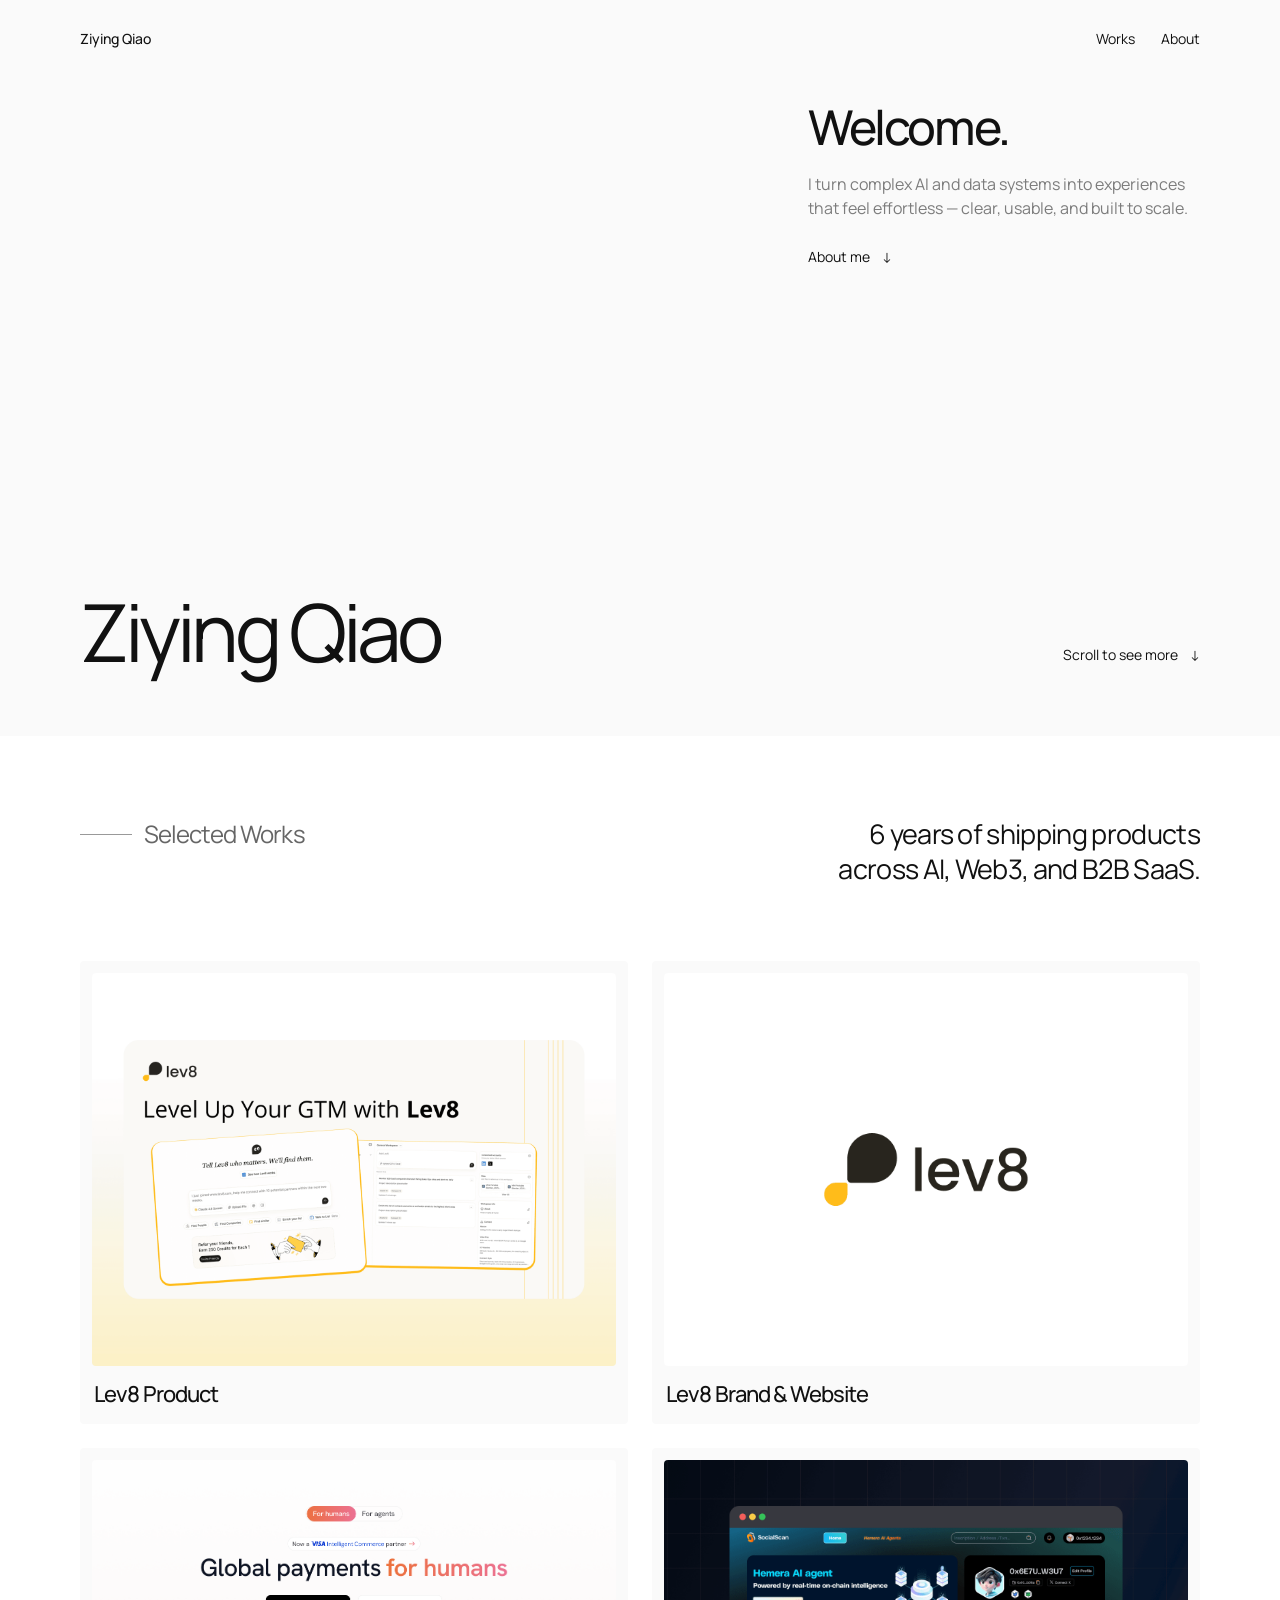
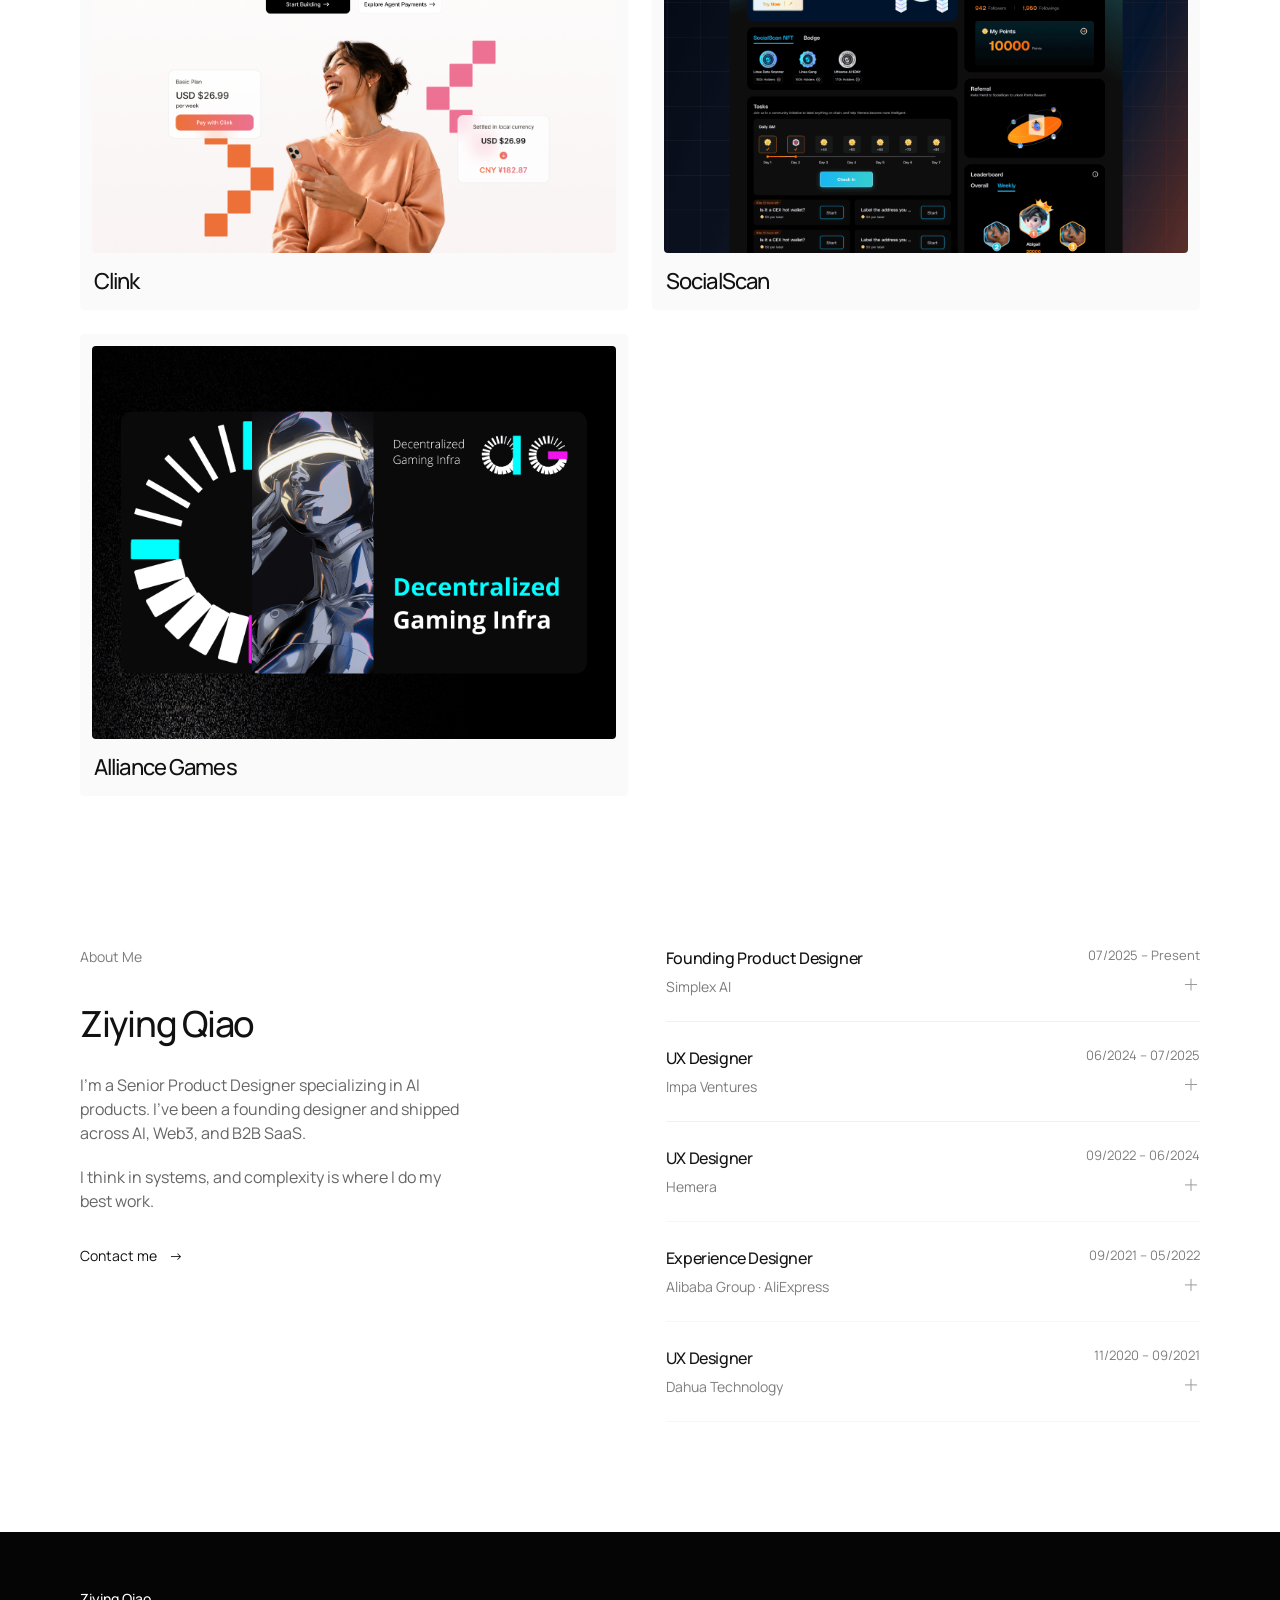
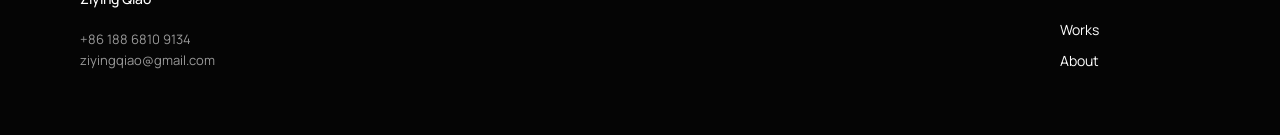
<file: index.html>
<!doctype html><html lang="en"><head><meta charset="utf-8"><meta name="viewport" content="width=device-width,initial-scale=1"><title>Ziying Qiao — Product Designer</title><meta name="description" content="Ziying Qiao, a product designer working across AI, Web3, and B2B SaaS."><link rel="stylesheet" href="style.css"><script defer src="assets/vendor/gsap.min.js"></script><script defer src="assets/vendor/ScrollTrigger.min.js"></script><script defer src="motion.js"></script><link rel="icon" type="image/png" href="assets/ziying-favicon.png"></head><body><a class="skip" href="#works">Skip to selected work</a><div class="hero-shell"><header class="container"><a class="name" href="./">Ziying Qiao</a><nav aria-label="Main navigation"><a href="#works">Works</a><a href="#about">About</a></nav></header><section class="hero container"><div class="welcome"><h1>Welcome.</h1><p>I turn complex AI and data systems into experiences that feel effortless — clear, usable, and built to scale.</p><a class="text-link contact-link downward-link" href="#about">About me <span>↓</span></a></div><div class="hero-bottom"><div class="hero-name">Ziying Qiao</div><a class="text-link contact-link downward-link" href="#works">Scroll to see more <span>↓</span></a></div></section></div><main><section class="works container" id="works"><div class="section-heading"><h2><span></span>Selected Works</h2><p>6 years of shipping products<br>across AI, Web3, and B2B SaaS.</p></div><div class="work-grid"><a class="work-card" href="lev8-product/"><div class="cover"><img src="assets/lev8-cover.png" alt="Lev8 AI-native GTM product interface" width="3072" height="2304"><span class="card-hover">Your First Agentic GTM Hire </span><span class="view-cursor" aria-hidden="true">View <span>↗</span></span></div><h3>Lev8 Product</h3></a><a class="work-card" href="lev8-branding/"><div class="cover"><img src="assets/branding-cover.png" alt="Lev8 brand identity" width="1920" height="1080"><span class="card-hover">Building an identity for an AI-native GTM platform. </span><span class="view-cursor" aria-hidden="true">View <span>↗</span></span></div><h3>Lev8 Brand &amp; Website</h3></a><a class="work-card" href="clink/"><div class="cover"><img src="assets/clink/clink-cover.png" alt="Clink agentic payment website" width="2880" height="2048" loading="lazy"><span class="card-hover">Scaling design beyond Figma </span><span class="view-cursor" aria-hidden="true">View <span>↗</span></span></div><h3>Clink</h3></a><a class="work-card" href="socialscan/"><div class="cover"><img src="assets/socialscan/cover.png" alt="SocialScan Web3 community and AI agent platform" width="1440" height="1080" loading="lazy"><span class="card-hover">Web3 discovery, community &amp; AI agents</span><span class="view-cursor" aria-hidden="true">View <span>↗</span></span></div><h3>SocialScan</h3></a><a class="work-card" href="alliancegames/"><div class="cover"><img src="assets/alliance-cover.png" alt="Alliance Games decentralized gaming brand" width="1440" height="1080" loading="lazy"><span class="card-hover">Brand Identity & Product System </span><span class="view-cursor" aria-hidden="true">View <span>↗</span></span></div><h3>Alliance Games</h3></a></div></section><section class="about container" id="about"><div class="about-intro"><h2 class="label-heading">About Me</h2><h3>Ziying Qiao</h3><p>I'm a Senior Product Designer specializing in AI products. I've been a founding designer and shipped across AI, Web3, and B2B SaaS.</p><p>I think in systems, and complexity is where I do my best work.</p><a class="text-link contact-link" href="mailto:ziyingqiao@gmail.com">Contact me <span aria-hidden="true">→</span></a></div><div class="experience"><details class="experience-item"><summary><div><h3>Founding Product Designer</h3><p>Simplex AI</p></div><time>07/2025 – Present</time><span class="experience-toggle" aria-hidden="true"></span></summary><p class="experience-description">As a core design member, I led the end-to-end product experience for Lev8, an AI GTM platform, from zero to one. I worked closely with founders, the product lead, and engineers to define MVP scope, shape product vision, and continuously iterate on a system built around conversational search, onboarding, campaign monitoring, and AI-generated email workflows.</p></details><details class="experience-item"><summary><div><h3>UX Designer</h3><p>Impa Ventures</p></div><time>06/2024 – 07/2025</time><span class="experience-toggle" aria-hidden="true"></span></summary><p class="experience-description">At this Crypto + AI investment fund, I served as the design lead across multiple portfolio companies, taking projects from zero to growth stage. My work spanned brand identity, product UI, and web design across Web3 gaming, AI marketing tools, and data research products — helping each company sharpen its market presence and product expression.</p></details><details class="experience-item"><summary><div><h3>UX Designer</h3><p>Hemera</p></div><time>09/2022 – 06/2024</time><span class="experience-toggle" aria-hidden="true"></span></summary><p class="experience-description">I contributed to UX and product design for a range of Web3 and AI products, building UI systems from scratch and designing for information aggregation, user growth, and CRM workflows. Key projects included SocialScan, a Web3 on-chain data platform, and w3w.ai, where I owned the website and core product flow design.</p></details><details class="experience-item"><summary><div><h3>Experience Designer</h3><p>Alibaba Group · AliExpress</p></div><time>09/2021 – 05/2022</time><span class="experience-toggle" aria-hidden="true"></span></summary><p class="experience-description">I designed interaction flows for AliExpress&#x27;s B2B merchant platform, supporting onboarding, operations, and permission management. A key focus was a European localization project where I redesigned the merchant registration and compliance process — work that shipped and meaningfully improved onboarding success rates across European markets.</p></details><details class="experience-item"><summary><div><h3>UX Designer</h3><p>Dahua Technology</p></div><time>11/2020 – 09/2021</time><span class="experience-toggle" aria-hidden="true"></span></summary><p class="experience-description">I worked on UX design for enterprise-grade video security and data analytics products, serving large-scale business clients. My work on COS Pro and the DMSS mobile app focused on improving usability for complex data scenarios — making device management and mobile information flows feel manageable for non-technical users.</p></details></div></section></main><footer><div class="container"><div class="footer-bottom"><div><a class="name" href="./">Ziying Qiao</a><address><a href="tel:+8618868109134">+86 188 6810 9134</a><a href="mailto:ziyingqiao@gmail.com">ziyingqiao@gmail.com</a></address></div><nav aria-label="Footer navigation"><a href="#works">Works</a><a href="#about">About</a></nav></div></div></footer></body></html>
</file>
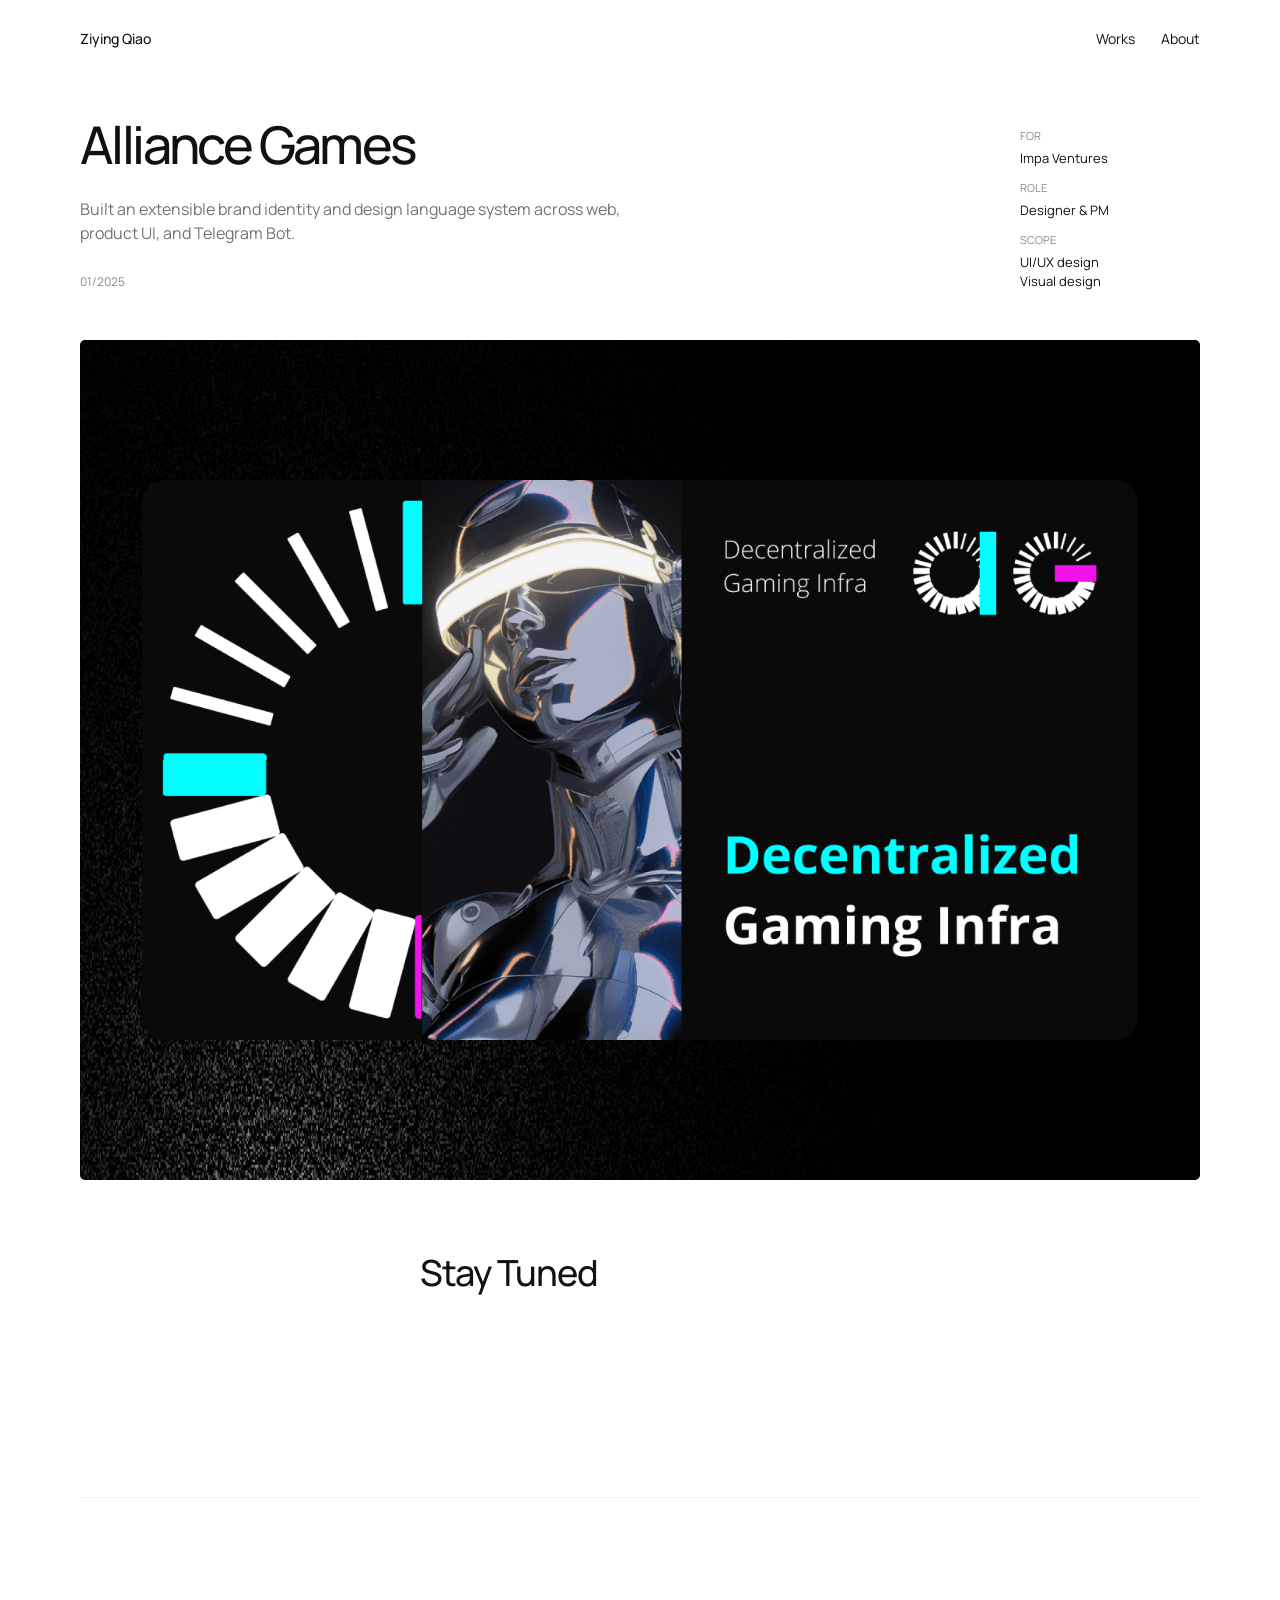
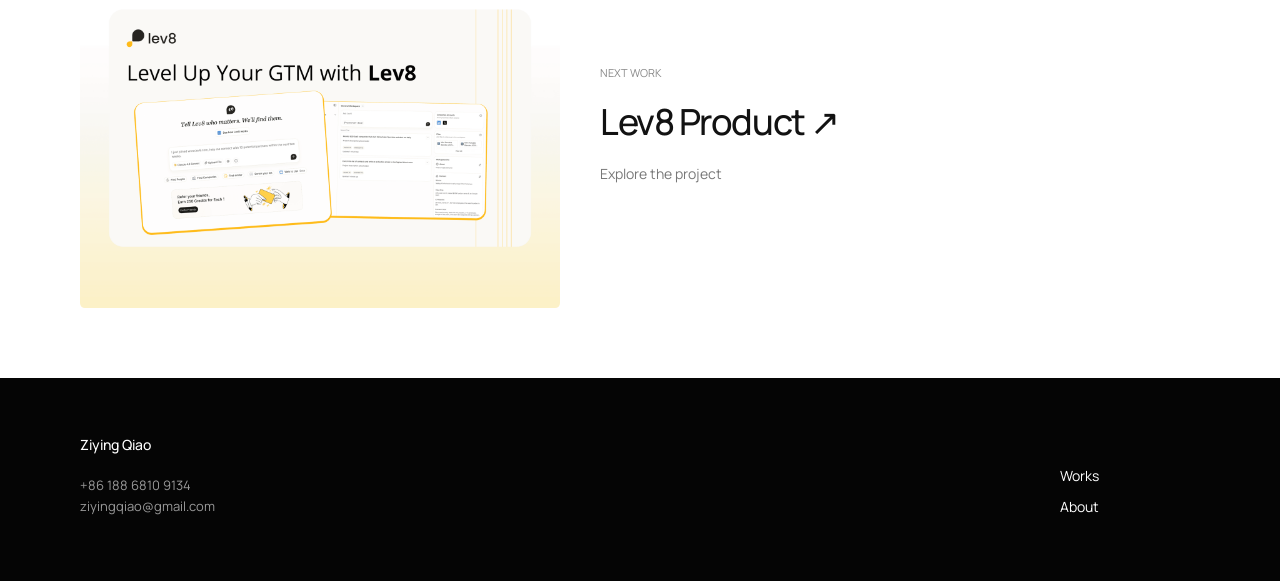
<file: alliancegames/index.html>
<!doctype html><html lang="en"><head><meta charset="utf-8"><meta name="viewport" content="width=device-width,initial-scale=1"><title>Alliance Games — Ziying Qiao</title><meta name="description" content="Built an extensible brand identity and design language system across web, product UI, and Telegram Bot."><link rel="stylesheet" href="../style.css"><script defer src="../assets/vendor/gsap.min.js"></script><script defer src="../assets/vendor/ScrollTrigger.min.js"></script><script defer src="../motion.js"></script><link rel="icon" type="image/png" href="../assets/ziying-favicon.png"></head><body><header class="container"><a class="name" href="../">Ziying Qiao</a><nav aria-label="Main navigation"><a href="../#works">Works</a><a href="../#about">About</a></nav></header><main class="container"><section class="project-header"><div><h1>Alliance Games</h1><p class="intro">Built an extensible brand identity and design language system across web, product UI, and Telegram Bot.</p><span class="date">01/2025</span></div><dl class="project-meta"><div><dt>For</dt><dd>Impa Ventures</dd></div><div><dt>Role</dt><dd>Designer & PM</dd></div><div><dt>Scope</dt><dd>UI/UX design<br>Visual design</dd></div></dl></section><img class="project-hero" src="../assets/alliance-cover.png" alt="Alliance Games overview"><section class="in-progress case-copy"><h2>Stay Tuned</h2></section><a class="next-work" href="../lev8-product/"><img src="../assets/lev8-cover.png" alt="Lev8 Product" loading="lazy"><div><span>NEXT WORK</span><h2>Lev8 Product ↗</h2><p>Explore the project</p></div></a></main><footer><div class="container"><div class="footer-bottom"><div><a class="name" href="../">Ziying Qiao</a><address><a href="tel:+8618868109134">+86 188 6810 9134</a><a href="mailto:ziyingqiao@gmail.com">ziyingqiao@gmail.com</a></address></div><nav aria-label="Footer navigation"><a href="../#works">Works</a><a href="../#about">About</a></nav></div></div></footer><dialog id="image-view"><form method="dialog"><button>Close ×</button></form><img alt="Enlarged project screen"></dialog><script src="../project.js"></script></body></html>
</file>
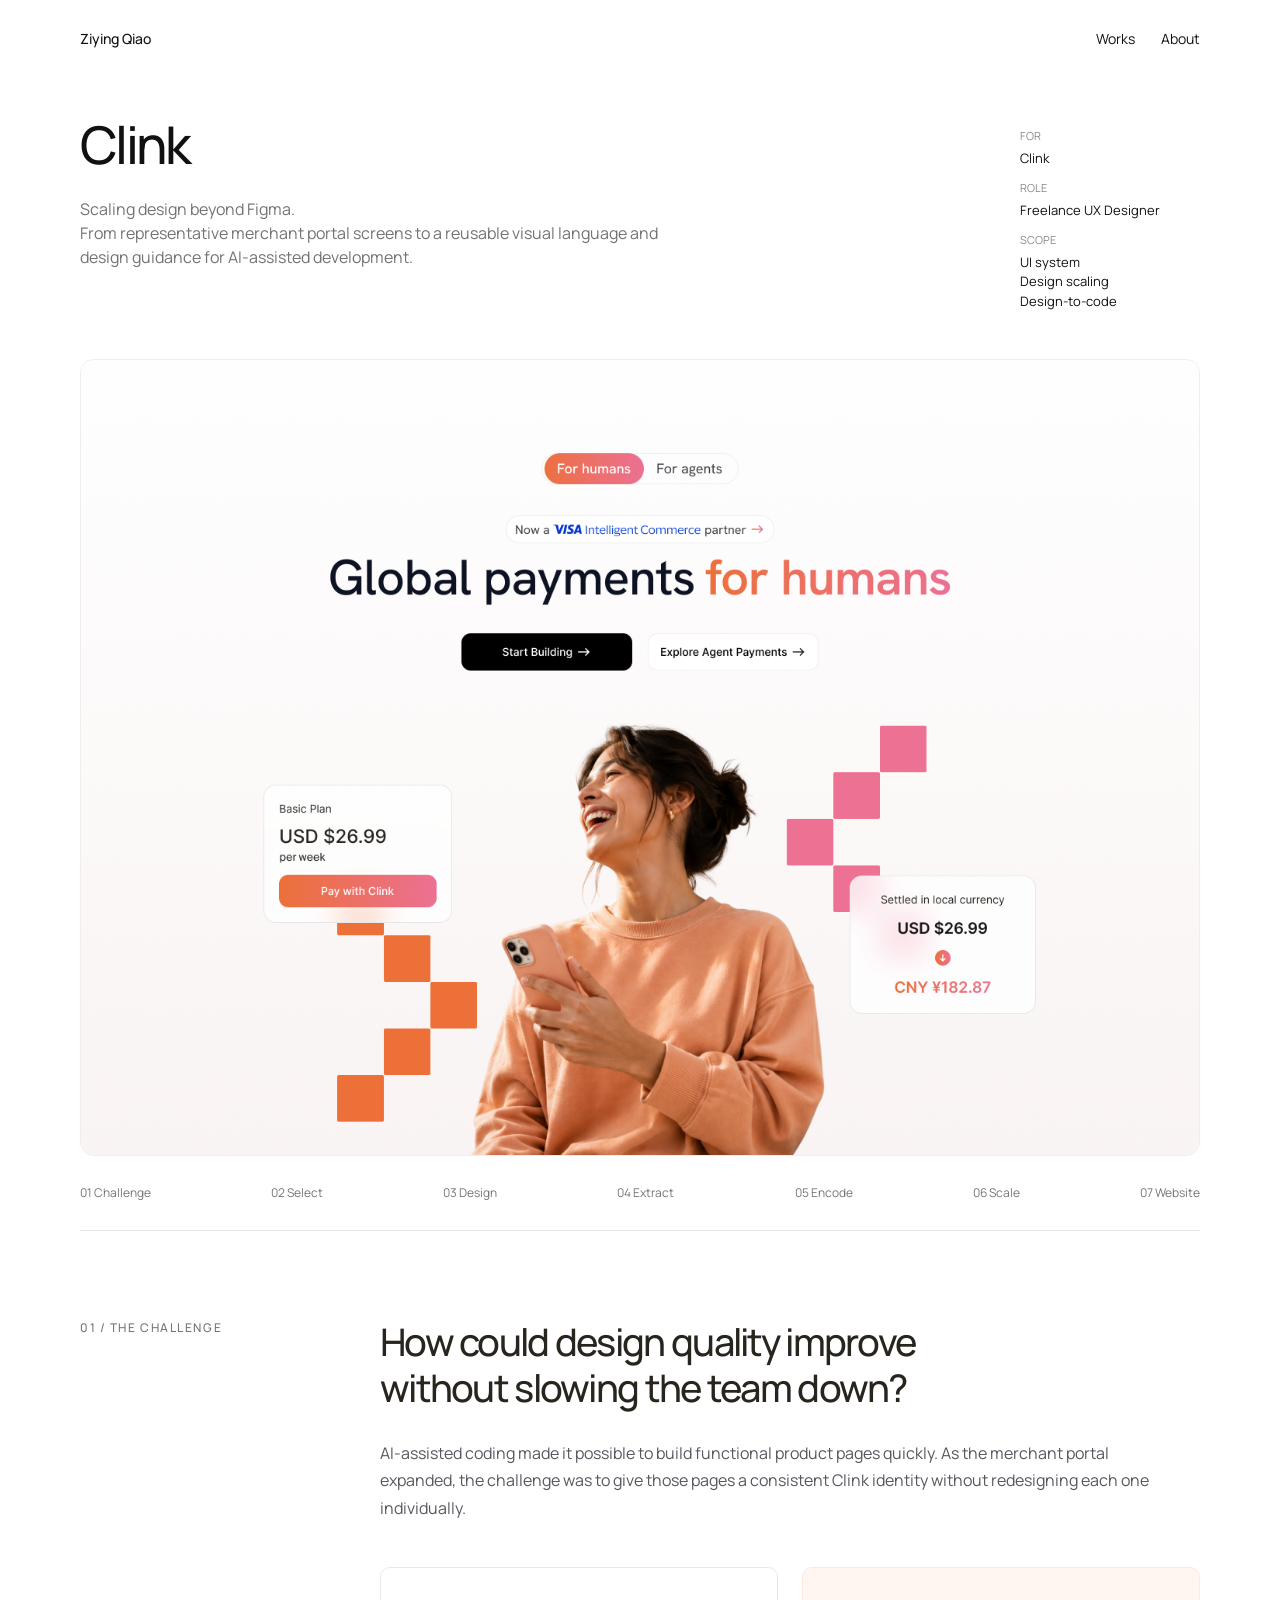
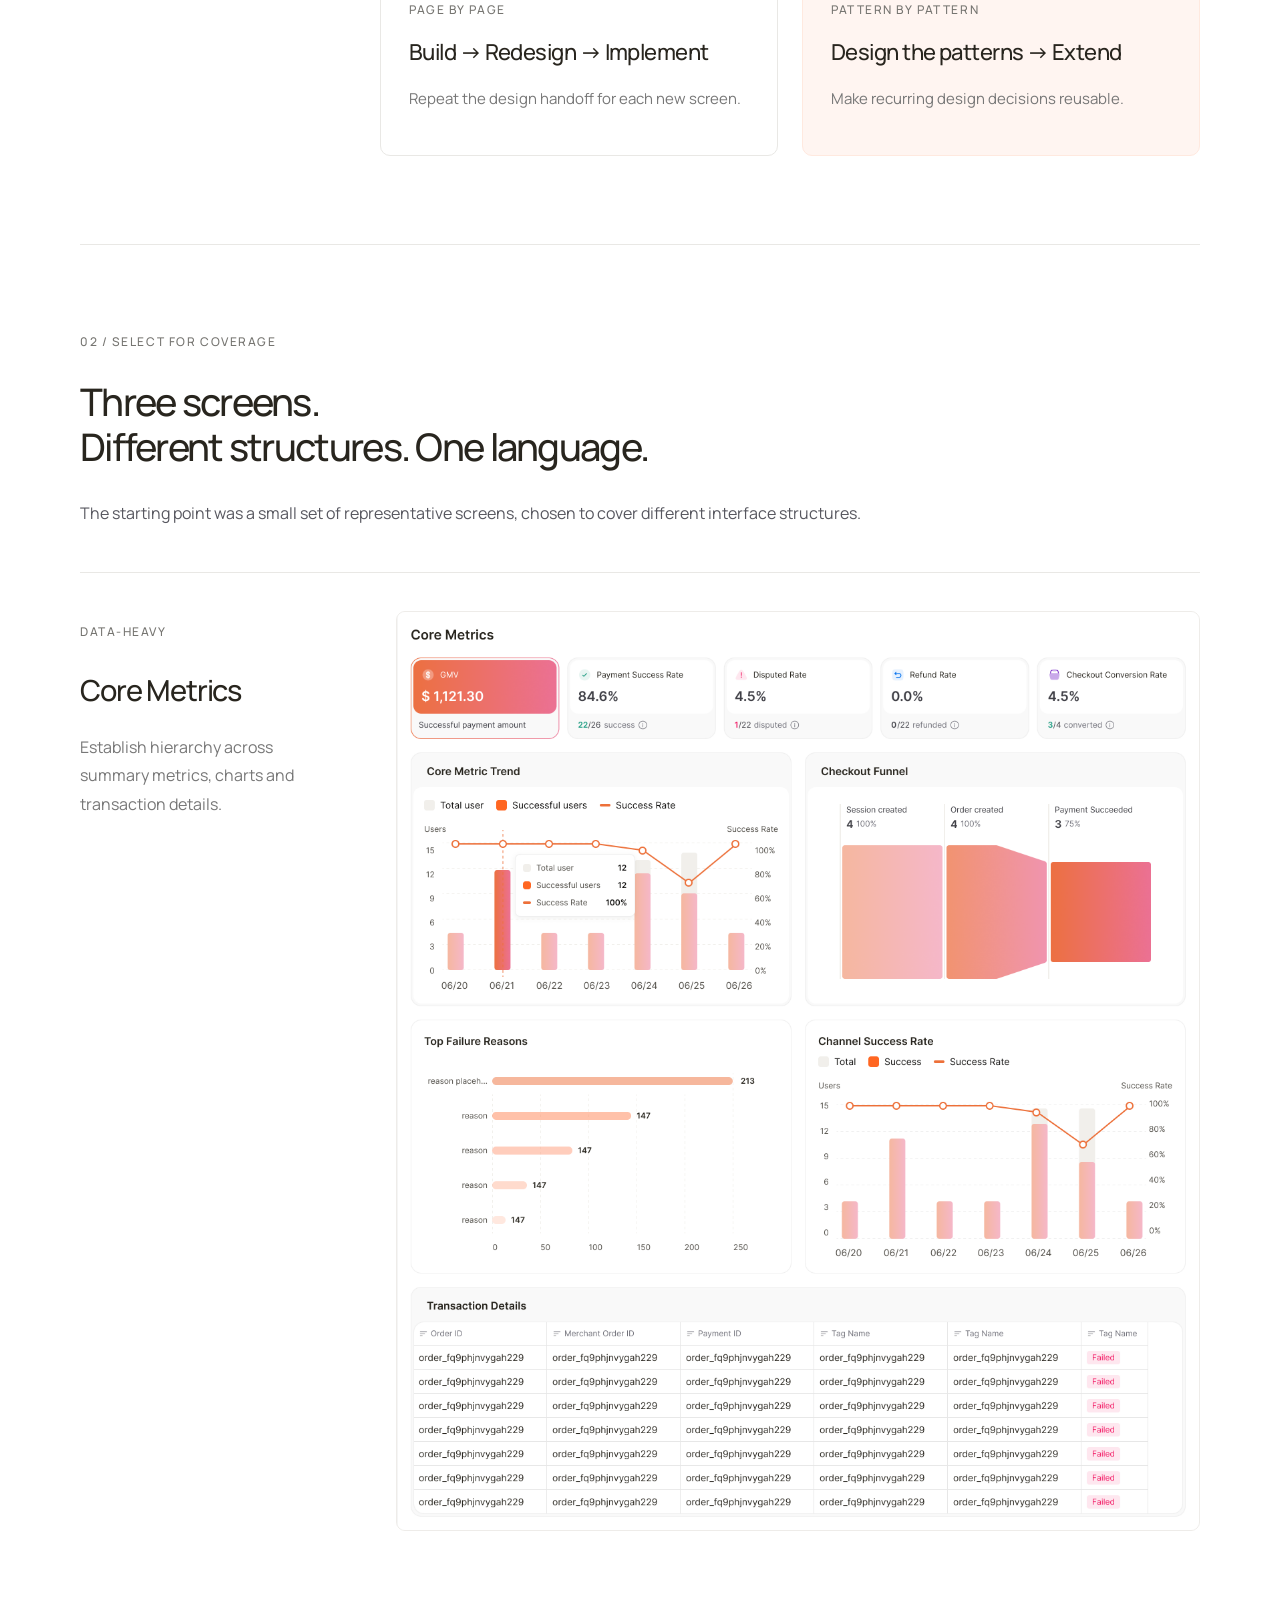
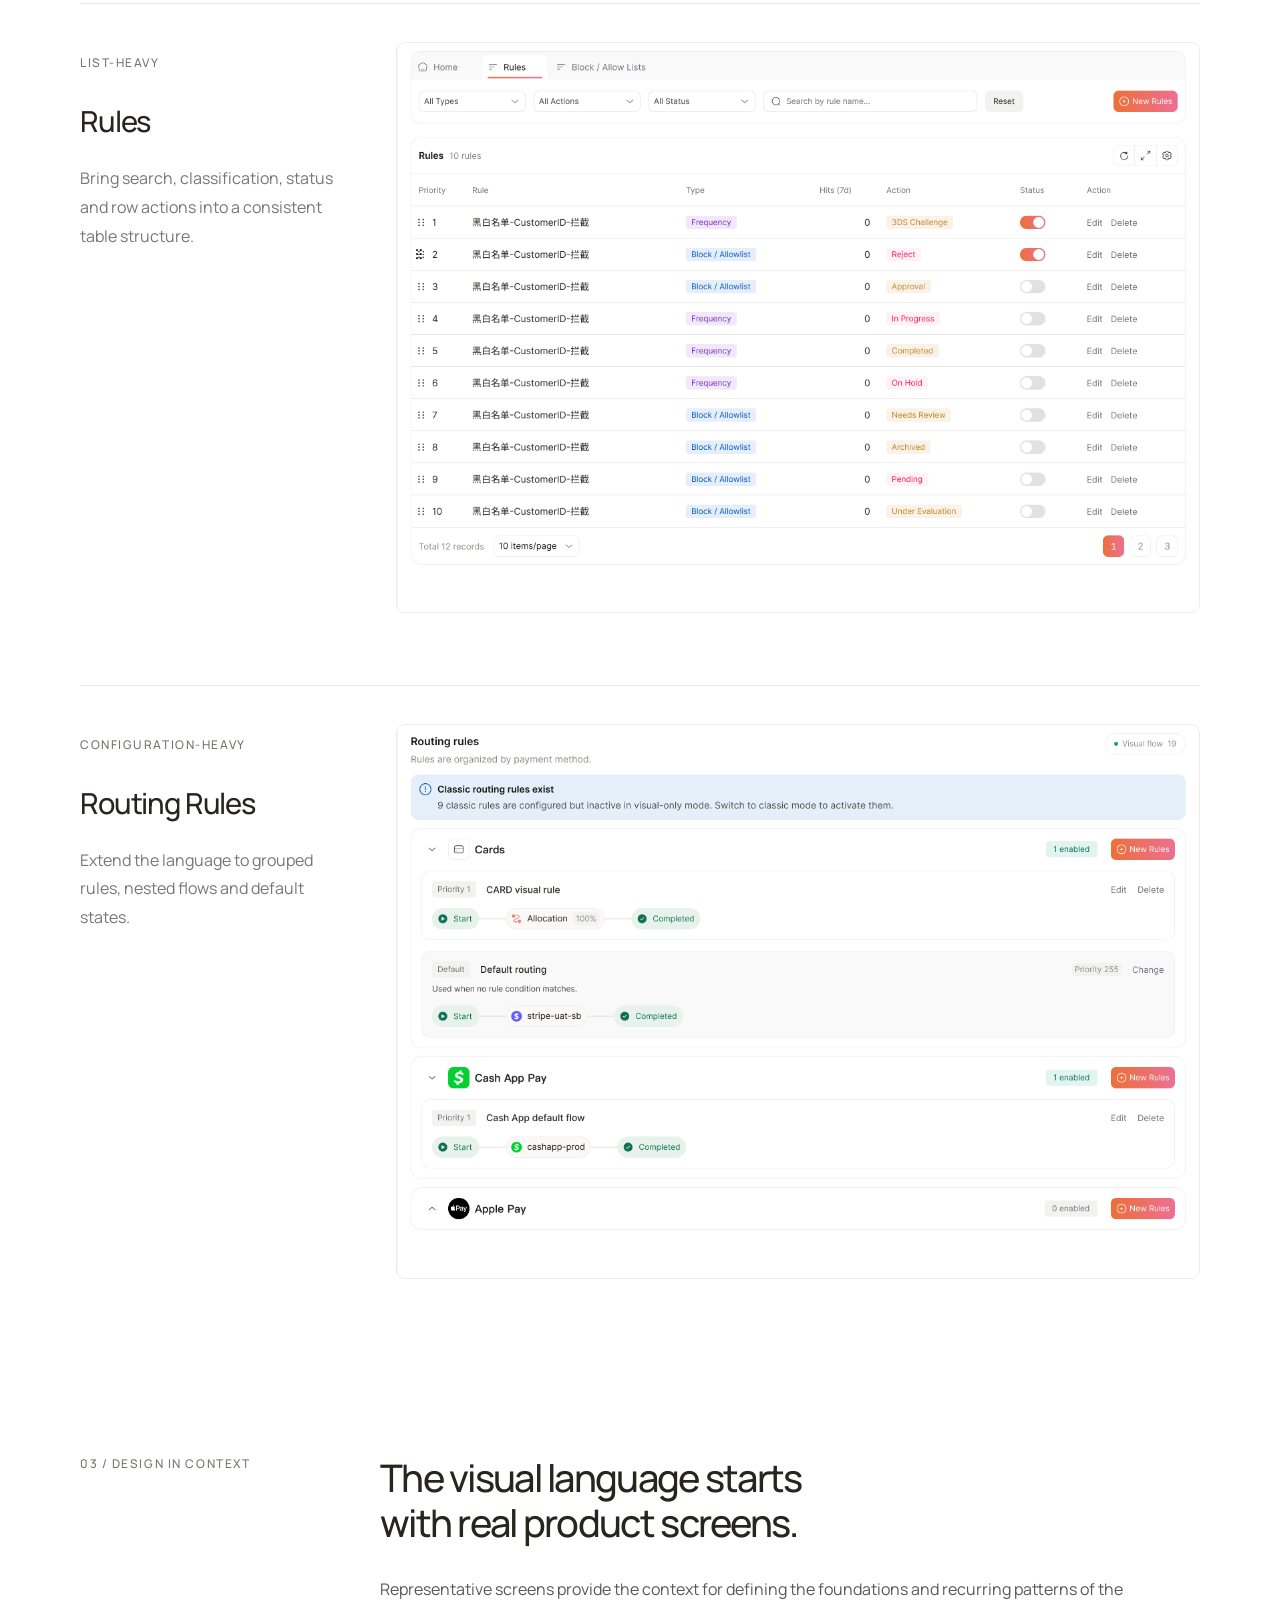
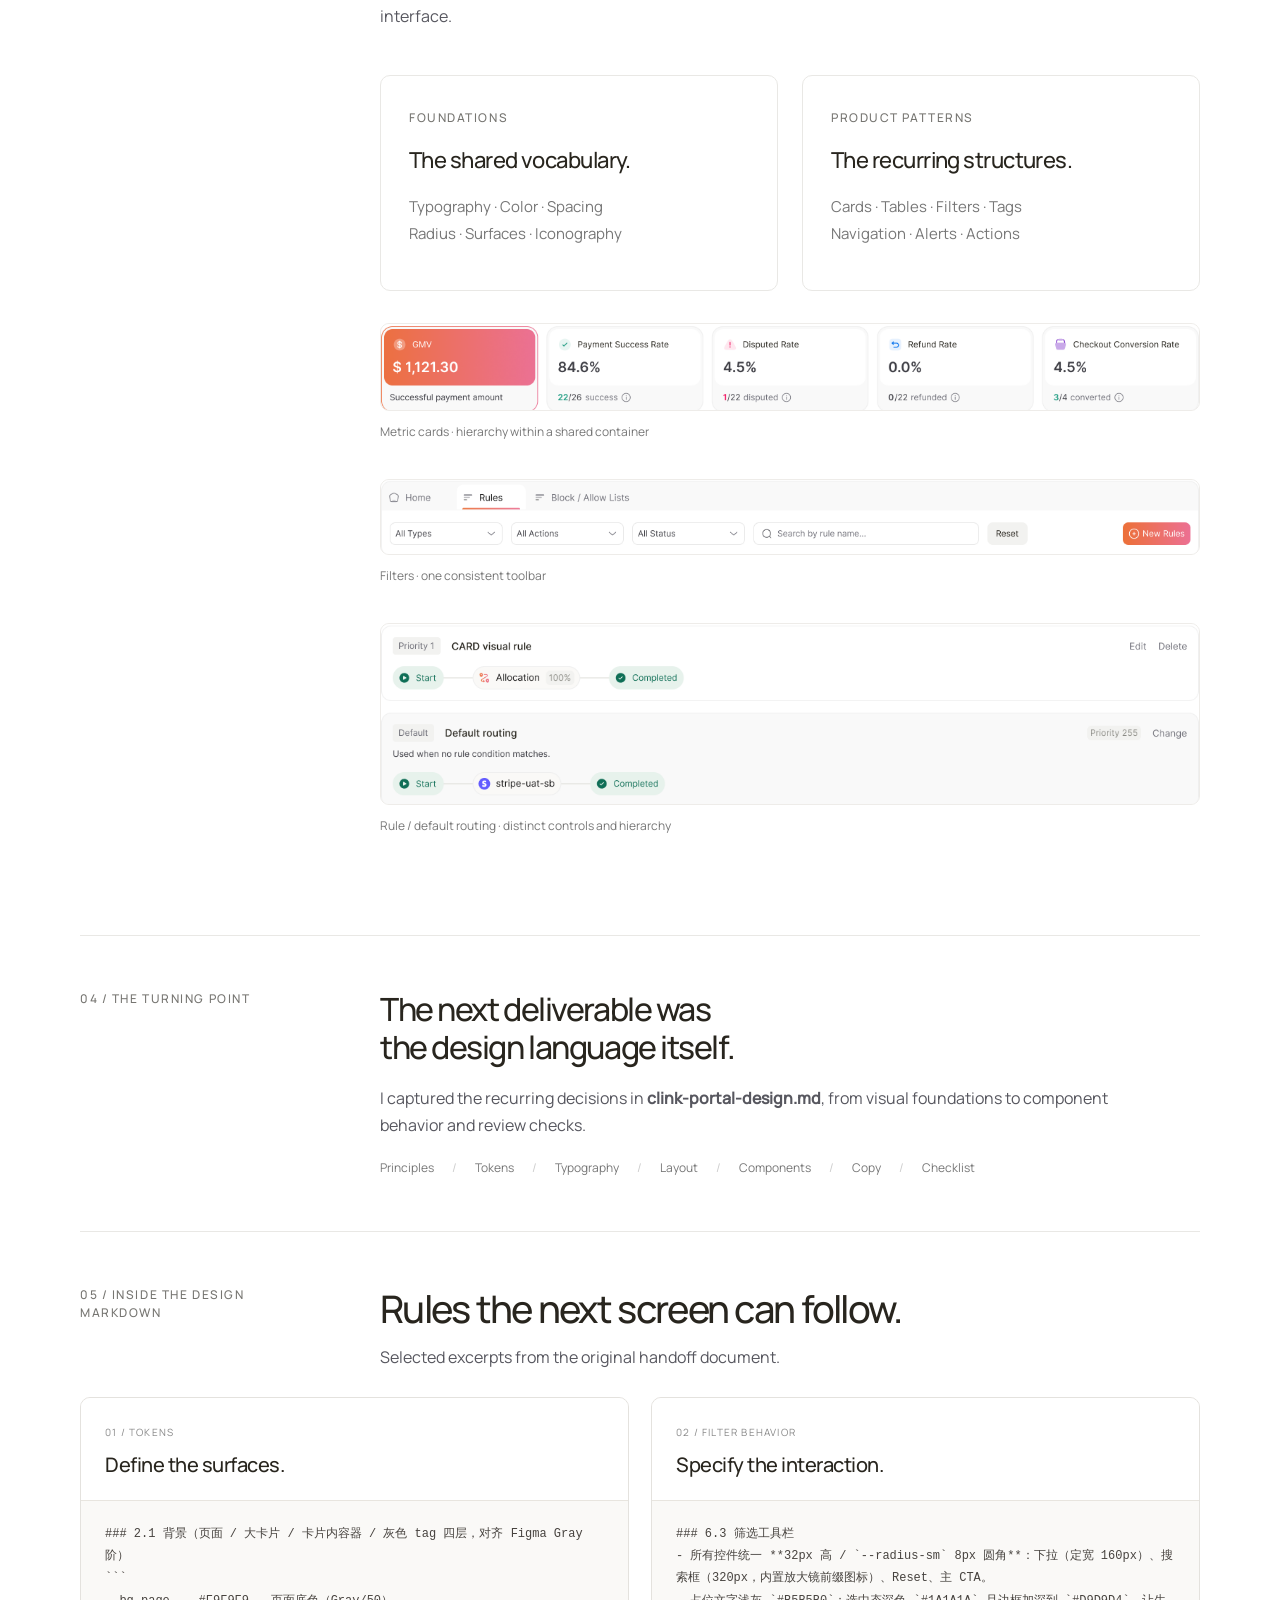
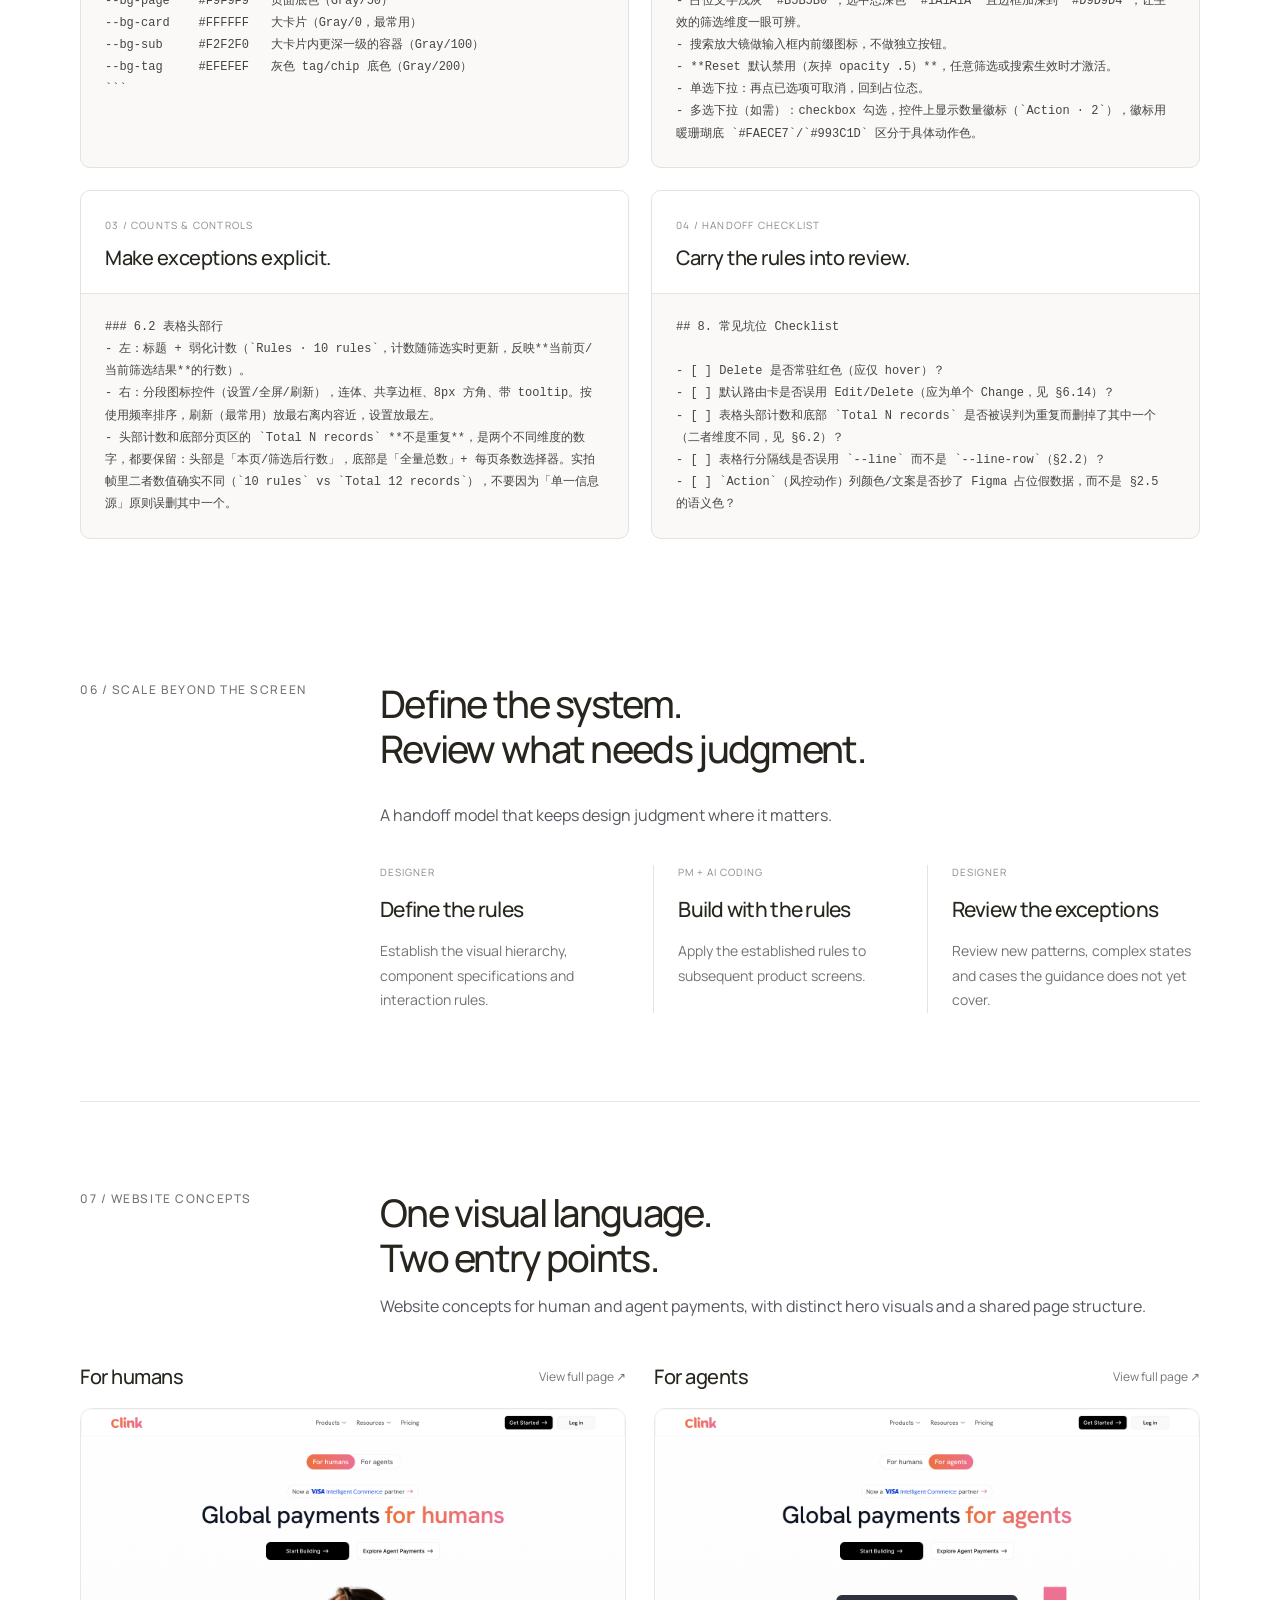
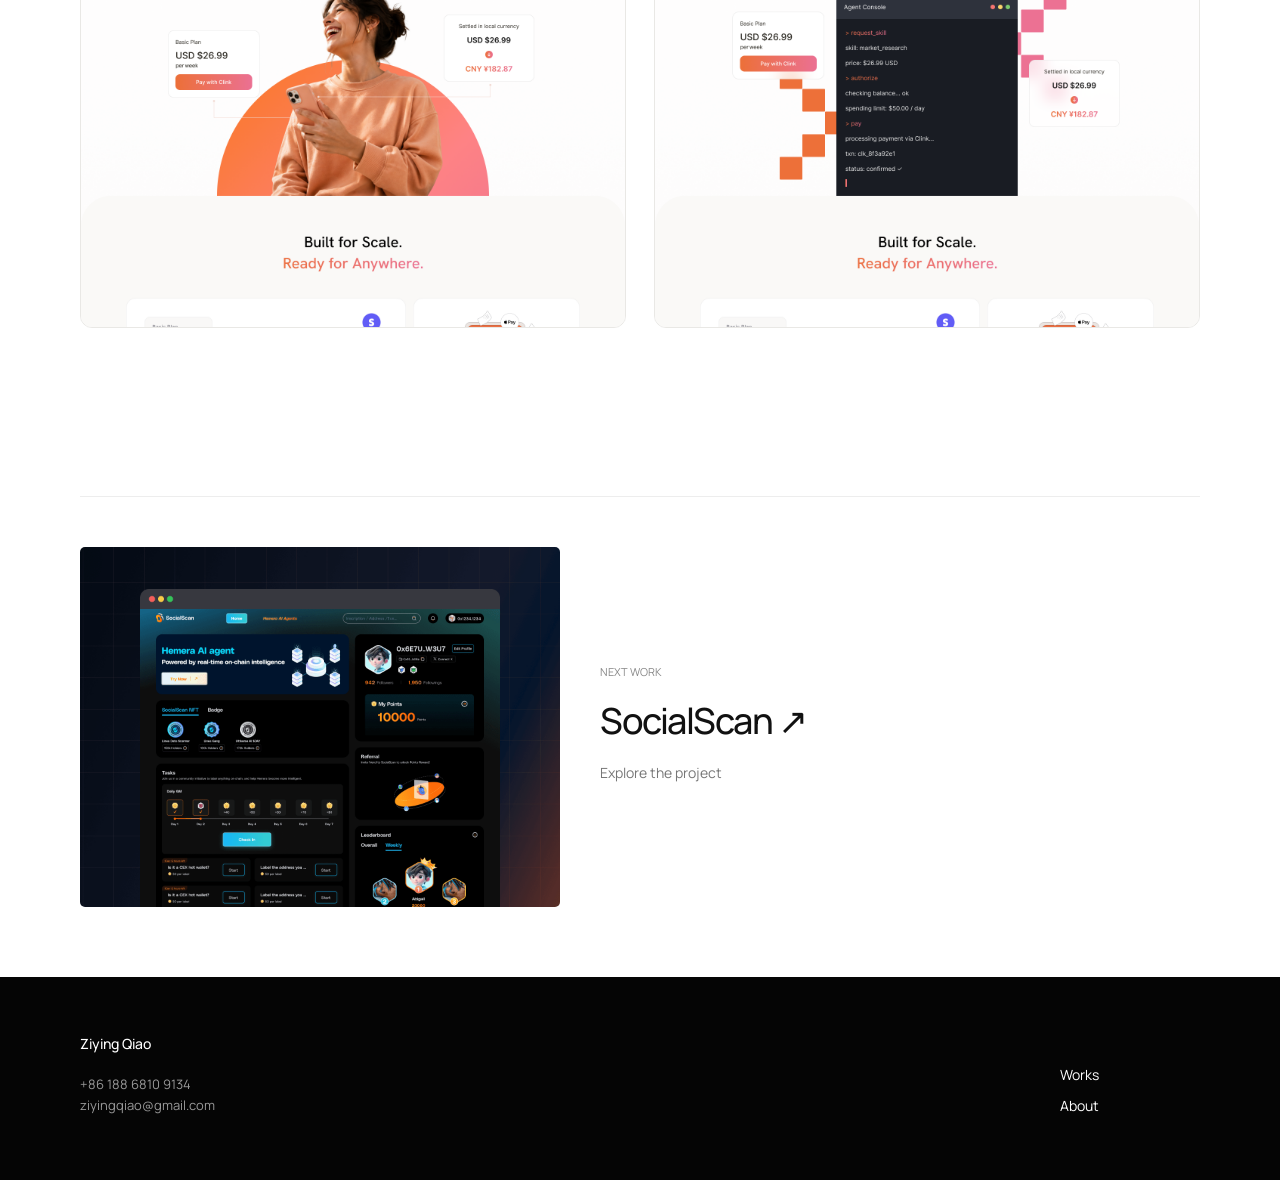
<file: clink/index.html>
<!doctype html><html lang="en"><head><meta charset="utf-8"><meta name="viewport" content="width=device-width, initial-scale=1"><title>Clink — Ziying Qiao</title><link rel="icon" href="../assets/ziying-favicon.png"><meta name="description" content="Scaling design beyond Figma: representative merchant portal screens, a shared visual language, and reusable design guidance."><link rel="stylesheet" href="../style.css"><link rel="stylesheet" href="clink.css?v=website-20261012"><script defer src="../assets/vendor/gsap.min.js"></script><script defer src="../assets/vendor/ScrollTrigger.min.js"></script><script defer src="../motion.js"></script></head><body>
<header class="container"><a class="name" href="../">Ziying Qiao</a><nav aria-label="Main navigation"><a href="../#works">Works</a><a href="../#about">About</a></nav></header>
<main class="container"><section class="project-header"><div><h1>Clink</h1><p class="intro">Scaling design beyond Figma.<br>From representative merchant portal screens to a reusable visual language and design guidance for AI-assisted development.</p></div><dl class="project-meta"><div><dt>For</dt><dd>Clink</dd></div><div><dt>Role</dt><dd>Freelance UX Designer</dd></div><div><dt>Scope</dt><dd>UI system<br>Design scaling<br>Design-to-code</dd></div></dl></section><div class="clink-story"><figure class="hero"><button class="image-button" data-image="../assets/clink/clink-cover.png" aria-label="Enlarge Clink cover"><img src="../assets/clink/clink-cover.png" width="2880" height="2048" alt="Clink global payments website — project cover"></button></figure>
<nav class="sections" aria-label="Page sections"><a href="#challenge">01 Challenge</a><a href="#select">02 Select</a><a href="#design">03 Design</a><a href="#extract">04 Extract</a><a href="#encode">05 Encode</a><a href="#scale">06 Scale</a><a href="#website">07 Website</a></nav>
<section id="challenge" class="chapter"><p class="eyebrow">01 / THE CHALLENGE</p><div><h2>How could design quality improve<br>without slowing the team down?</h2><p class="body-copy">AI-assisted coding made it possible to build functional product pages quickly. As the merchant portal expanded, the challenge was to give those pages a consistent Clink identity without redesigning each one individually.</p><div class="contrast"><div><span class="eyebrow">PAGE BY PAGE</span><h3>Build → Redesign → Implement</h3><p>Repeat the design handoff for each new screen.</p></div><div><span class="eyebrow">PATTERN BY PATTERN</span><h3>Design the patterns → Extend</h3><p>Make recurring design decisions reusable.</p></div></div></div></section>
<section id="select"><div class="section-top"><p class="eyebrow">02 / SELECT FOR COVERAGE</p><h2>Three screens.<br>Different structures. One language.</h2><p class="body-copy">The starting point was a small set of representative screens, chosen to cover different interface structures.</p></div><div class="screen-sequence"><article class="screen-row"><div class="screen-description"><p class="eyebrow">DATA-HEAVY</p><h3>Core Metrics</h3><p>Establish hierarchy across summary metrics, charts and transaction details.</p></div><button class="image-button crop portal-screen" data-image="../assets/clink/dashboard-v2.png" aria-label="Enlarge Core Metrics content" style="aspect-ratio:1200/1374"><img src="../assets/clink/dashboard-v2.png" alt="Core Metrics main content" style="width:120%;max-width:none;left:-20%;top:-4.366812227074236%" loading="lazy"></button></article><article class="screen-row"><div class="screen-description"><p class="eyebrow">LIST-HEAVY</p><h3>Rules</h3><p>Bring search, classification, status and row actions into a consistent table structure.</p></div><button class="image-button crop portal-screen" data-image="../assets/clink/rules.png" aria-label="Enlarge Rules content" style="aspect-ratio:1200/852"><img src="../assets/clink/rules.png" alt="Rules main content" style="width:120%;max-width:none;left:-20%;top:-7.042253521126761%" loading="lazy"></button></article><article class="screen-row"><div class="screen-description"><p class="eyebrow">CONFIGURATION-HEAVY</p><h3>Routing Rules</h3><p>Extend the language to grouped rules, nested flows and default states.</p></div><button class="image-button crop portal-screen" data-image="../assets/clink/routing.png" aria-label="Enlarge Routing Rules content" style="aspect-ratio:1200/828"><img src="../assets/clink/routing.png" alt="Routing Rules main content" style="width:120%;max-width:none;left:-20%;top:-7.246376811594203%" loading="lazy"></button></article></div></section>
<section id="design" class="chapter"><p class="eyebrow">03 / DESIGN IN CONTEXT</p><div><h2>The visual language starts<br>with real product screens.</h2><p class="body-copy">Representative screens provide the context for defining the foundations and recurring patterns of the interface.</p><div class="system-row"><div><span class="eyebrow">FOUNDATIONS</span><h3>The shared vocabulary.</h3><p>Typography · Color · Spacing<br>Radius · Surfaces · Iconography</p></div><div><span class="eyebrow">PRODUCT PATTERNS</span><h3>The recurring structures.</h3><p>Cards · Tables · Filters · Tags<br>Navigation · Alerts · Actions</p></div></div><div class="specimens"><figure><button class="image-button crop" data-image="../assets/clink/dashboard-v2.png" aria-label="View Metric cards in original screen" style="aspect-ratio:1160/124"><img src="../assets/clink/dashboard-v2.png" alt="Metric cards, detail from original Figma design" style="width:124.13793103448276%;max-width:none;left:-22.413793103448278%;top:-103.2258064516129%" loading="lazy"></button><figcaption>Metric cards · hierarchy within a shared container</figcaption></figure><figure><button class="image-button crop" data-image="../assets/clink/rules.png" aria-label="View Table filters in original screen" style="aspect-ratio:1160/108"><img src="../assets/clink/rules.png" alt="Table filters, detail from original Figma design" style="width:124.13793103448276%;max-width:none;left:-22.413793103448278%;top:-66.66666666666666%" loading="lazy"></button><figcaption>Filters · one consistent toolbar</figcaption></figure><figure><button class="image-button crop" data-image="../assets/clink/routing.png" aria-label="View Rule and default routing in original screen" style="aspect-ratio:1128/250"><img src="../assets/clink/routing.png" alt="Rule and default routing, detail from original Figma design" style="width:127.65957446808511%;max-width:none;left:-24.46808510638298%;top:-111.20000000000002%" loading="lazy"></button><figcaption>Rule / default routing · distinct controls and hierarchy</figcaption></figure></div></div></section>
<section id="extract" class="md-transition"><p class="eyebrow">04 / THE TURNING POINT</p><div><h2>The next deliverable was<br>the design language itself.</h2><p class="body-copy">I captured the recurring decisions in <strong>clink-portal-design.md</strong>, from visual foundations to component behavior and review checks.</p><div class="document-contents"><span>Principles</span><span>Tokens</span><span>Typography</span><span>Layout</span><span>Components</span><span>Copy</span><span>Checklist</span></div></div></section>
<section id="encode" class="md-evidence"><div class="md-section-heading"><p class="eyebrow">05 / INSIDE THE DESIGN MARKDOWN</p><div><h2>Rules the next screen can follow.</h2><p class="body-copy">Selected excerpts from the original handoff document.</p></div></div><div class="md-panels"><article class="md-panel"><div class="md-panel-heading"><span>01 / TOKENS</span><h3>Define the surfaces.</h3></div><pre lang="zh-CN"><code>### 2.1 背景（页面 / 大卡片 / 卡片内容器 / 灰色 tag 四层，对齐 Figma Gray 阶）
```
--bg-page    #F9F9F9   页面底色（Gray/50）
--bg-card    #FFFFFF   大卡片（Gray/0，最常用）
--bg-sub     #F2F2F0   大卡片内更深一级的容器（Gray/100）
--bg-tag     #EFEFEF   灰色 tag/chip 底色（Gray/200）
```</code></pre></article><article class="md-panel"><div class="md-panel-heading"><span>02 / FILTER BEHAVIOR</span><h3>Specify the interaction.</h3></div><pre lang="zh-CN"><code>### 6.3 筛选工具栏
- 所有控件统一 **32px 高 / `--radius-sm` 8px 圆角**：下拉（定宽 160px）、搜索框（320px，内置放大镜前缀图标）、Reset、主 CTA。
- 占位文字浅灰 `#B5B5B0`；选中态深色 `#1A1A1A` 且边框加深到 `#D9D9D4`，让生效的筛选维度一眼可辨。
- 搜索放大镜做输入框内前缀图标，不做独立按钮。
- **Reset 默认禁用（灰掉 opacity .5）**，任意筛选或搜索生效时才激活。
- 单选下拉：再点已选项可取消，回到占位态。
- 多选下拉（如需）：checkbox 勾选，控件上显示数量徽标（`Action · 2`），徽标用暖珊瑚底 `#FAECE7`/`#993C1D` 区分于具体动作色。</code></pre></article><article class="md-panel"><div class="md-panel-heading"><span>03 / COUNTS & CONTROLS</span><h3>Make exceptions explicit.</h3></div><pre lang="zh-CN"><code>### 6.2 表格头部行
- 左：标题 + 弱化计数（`Rules · 10 rules`，计数随筛选实时更新，反映**当前页/当前筛选结果**的行数）。
- 右：分段图标控件（设置/全屏/刷新），连体、共享边框、8px 方角、带 tooltip。按使用频率排序，刷新（最常用）放最右离内容近，设置放最左。
- 头部计数和底部分页区的 `Total N records` **不是重复**，是两个不同维度的数字，都要保留：头部是「本页/筛选后行数」，底部是「全量总数」+ 每页条数选择器。实拍帧里二者数值确实不同（`10 rules` vs `Total 12 records`），不要因为「单一信息源」原则误删其中一个。</code></pre></article><article class="md-panel"><div class="md-panel-heading"><span>04 / HANDOFF CHECKLIST</span><h3>Carry the rules into review.</h3></div><pre lang="zh-CN"><code>## 8. 常见坑位 Checklist

- [ ] Delete 是否常驻红色（应仅 hover）？
- [ ] 默认路由卡是否误用 Edit/Delete（应为单个 Change，见 §6.14）？
- [ ] 表格头部计数和底部 `Total N records` 是否被误判为重复而删掉了其中一个（二者维度不同，见 §6.2）？
- [ ] 表格行分隔线是否误用 `--line` 而不是 `--line-row`（§2.2）？
- [ ] `Action`（风控动作）列颜色/文案是否抄了 Figma 占位假数据，而不是 §2.5 的语义色？</code></pre></article></div></section>
<section id="scale" class="chapter"><p class="eyebrow">06 / SCALE BEYOND THE SCREEN</p><div><h2>Define the system.<br>Review what needs judgment.</h2><p class="body-copy">A handoff model that keeps design judgment where it matters.</p><div class="handoff-roles"><article><p class="handoff-role">DESIGNER</p><h3>Define the rules</h3><p>Establish the visual hierarchy, component specifications and interaction rules.</p></article><article><p class="handoff-role">PM + AI CODING</p><h3>Build with the rules</h3><p>Apply the established rules to subsequent product screens.</p></article><article><p class="handoff-role">DESIGNER</p><h3>Review the exceptions</h3><p>Review new patterns, complex states and cases the guidance does not yet cover.</p></article></div></div></section>

<section id="website" class="website-concepts"><div class="md-section-heading"><p class="eyebrow">07 / WEBSITE CONCEPTS</p><div><h2>One visual language.<br>Two entry points.</h2><p class="body-copy">Website concepts for human and agent payments, with distinct hero visuals and a shared page structure.</p></div></div><div class="website-grid"><article><div class="website-label"><h3>For humans</h3><span>View full page ↗</span></div><button class="image-button website-preview" data-image="../assets/clink/website-human.png" aria-label="View full for humans website concept"><img src="../assets/clink/website-human.png" width="2880" height="12056" loading="lazy" alt="Clink website concept — for humans"></button></article><article><div class="website-label"><h3>For agents</h3><span>View full page ↗</span></div><button class="image-button website-preview" data-image="../assets/clink/website-agent.png" aria-label="View full for agents website concept"><img src="../assets/clink/website-agent.png" width="2880" height="12056" loading="lazy" alt="Clink website concept — for agents"></button></article></div></section>
</div><a class="next-work" href="../socialscan/"><img src="../assets/socialscan/cover.png" alt="SocialScan" loading="lazy"><div><span>NEXT WORK</span><h2>SocialScan ↗</h2><p>Explore the project</p></div></a></main><footer><div class="container"><div class="footer-bottom"><div><a class="name" href="../">Ziying Qiao</a><address><a href="tel:+8618868109134">+86 188 6810 9134</a><a href="mailto:ziyingqiao@gmail.com">ziyingqiao@gmail.com</a></address></div><nav aria-label="Footer navigation"><a href="../#works">Works</a><a href="../#about">About</a></nav></div></div></footer>
<dialog class="clink-dialog"><button class="close" aria-label="Close enlarged image">Close ×</button><div class="dialog-image"><img alt="Enlarged Clink design"></div></dialog><script>
const dialog=document.querySelector('dialog');
const sizes={'../assets/clink/dashboard-v2.png':1434,'../assets/clink/rules.png':912,'../assets/clink/routing.png':888};
document.querySelectorAll('[data-image]').forEach(b=>b.addEventListener('click',()=>{
 const frame=dialog.querySelector('.dialog-image'),img=frame.querySelector('img'),h=sizes[b.dataset.image];
 img.src=b.dataset.image;img.alt=b.querySelector('img').alt;
 frame.classList.toggle('portal-dialog',Boolean(h));
 frame.style.aspectRatio=h?'1200 / '+(h-60):'';
 img.style.cssText=h?'position:absolute;width:120%;max-width:none;left:-20%;top:'+(-60/(h-60)*100)+'%;height:auto;':'';
 dialog.showModal();dialog.scrollTop=0;
}));
dialog.querySelector('button').onclick=()=>dialog.close();
dialog.addEventListener('click',e=>{if(e.target===dialog)dialog.close()});
</script></body></html>
</file>
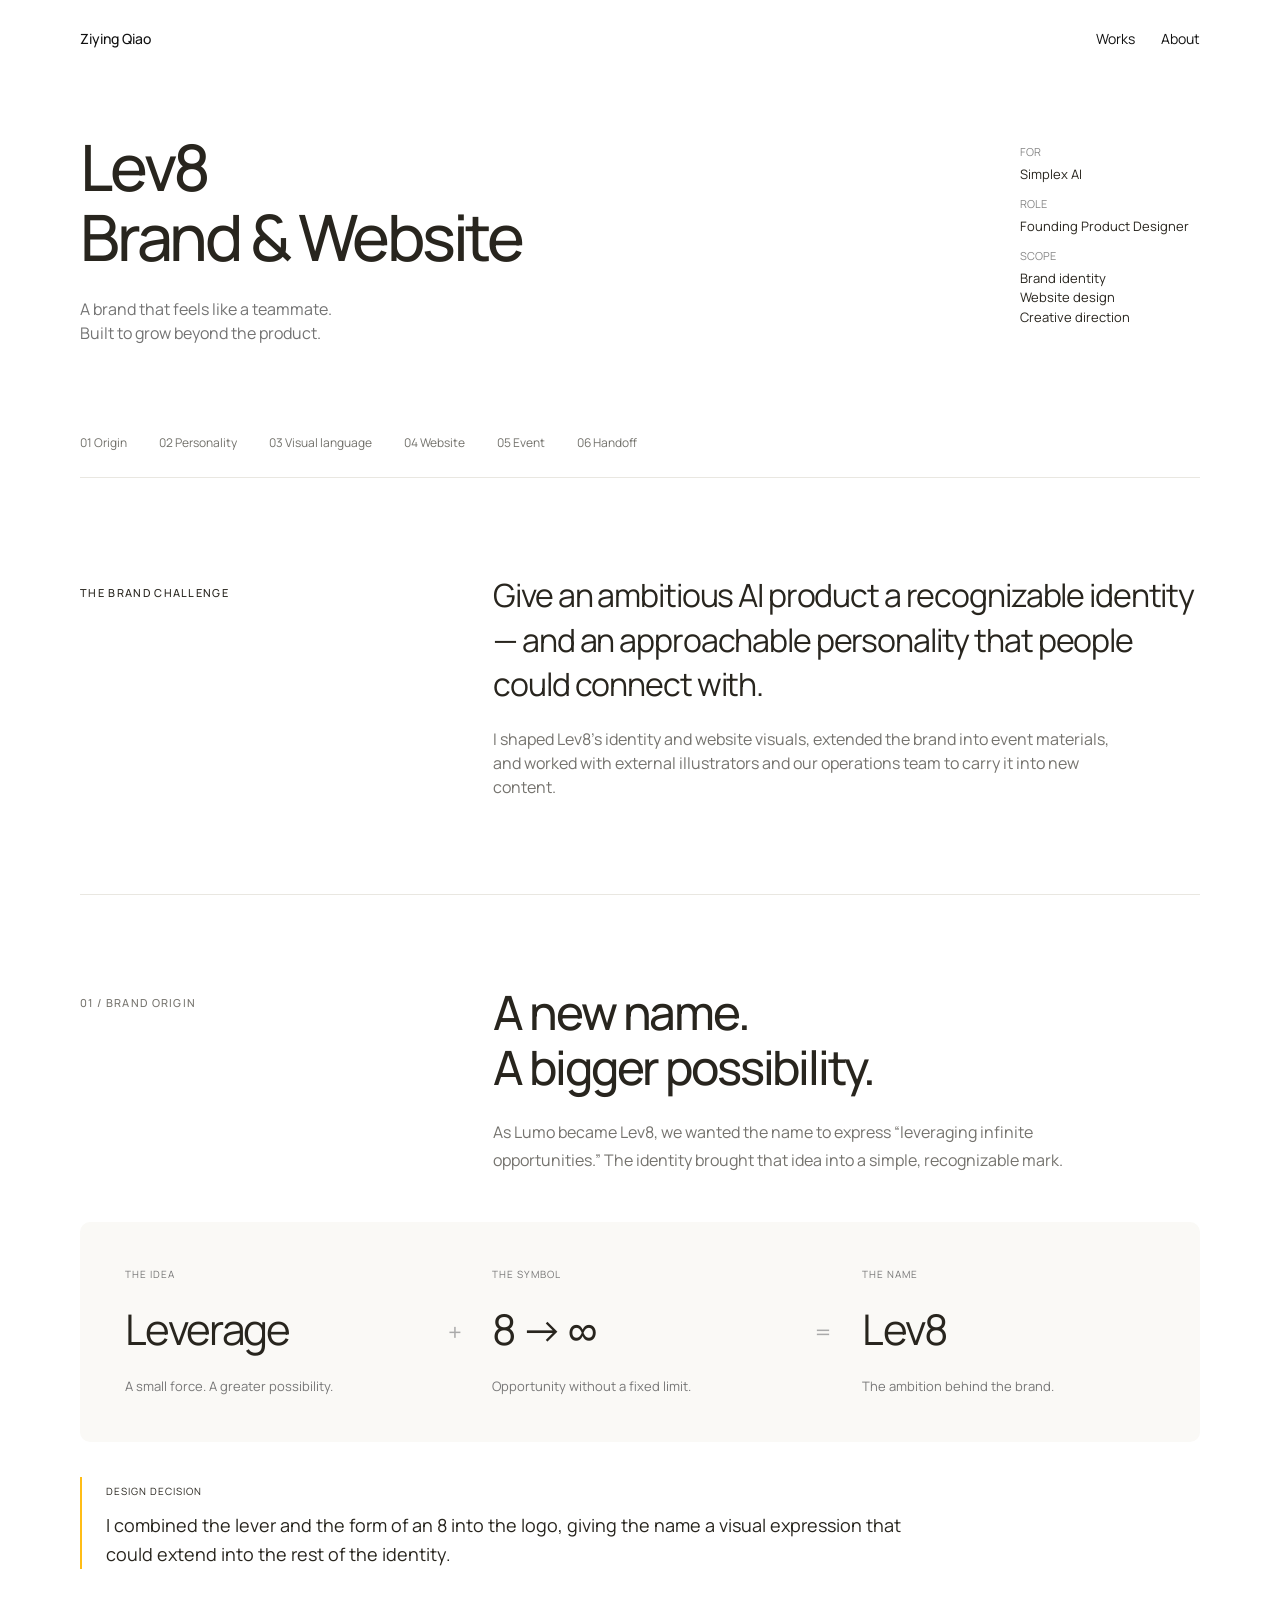
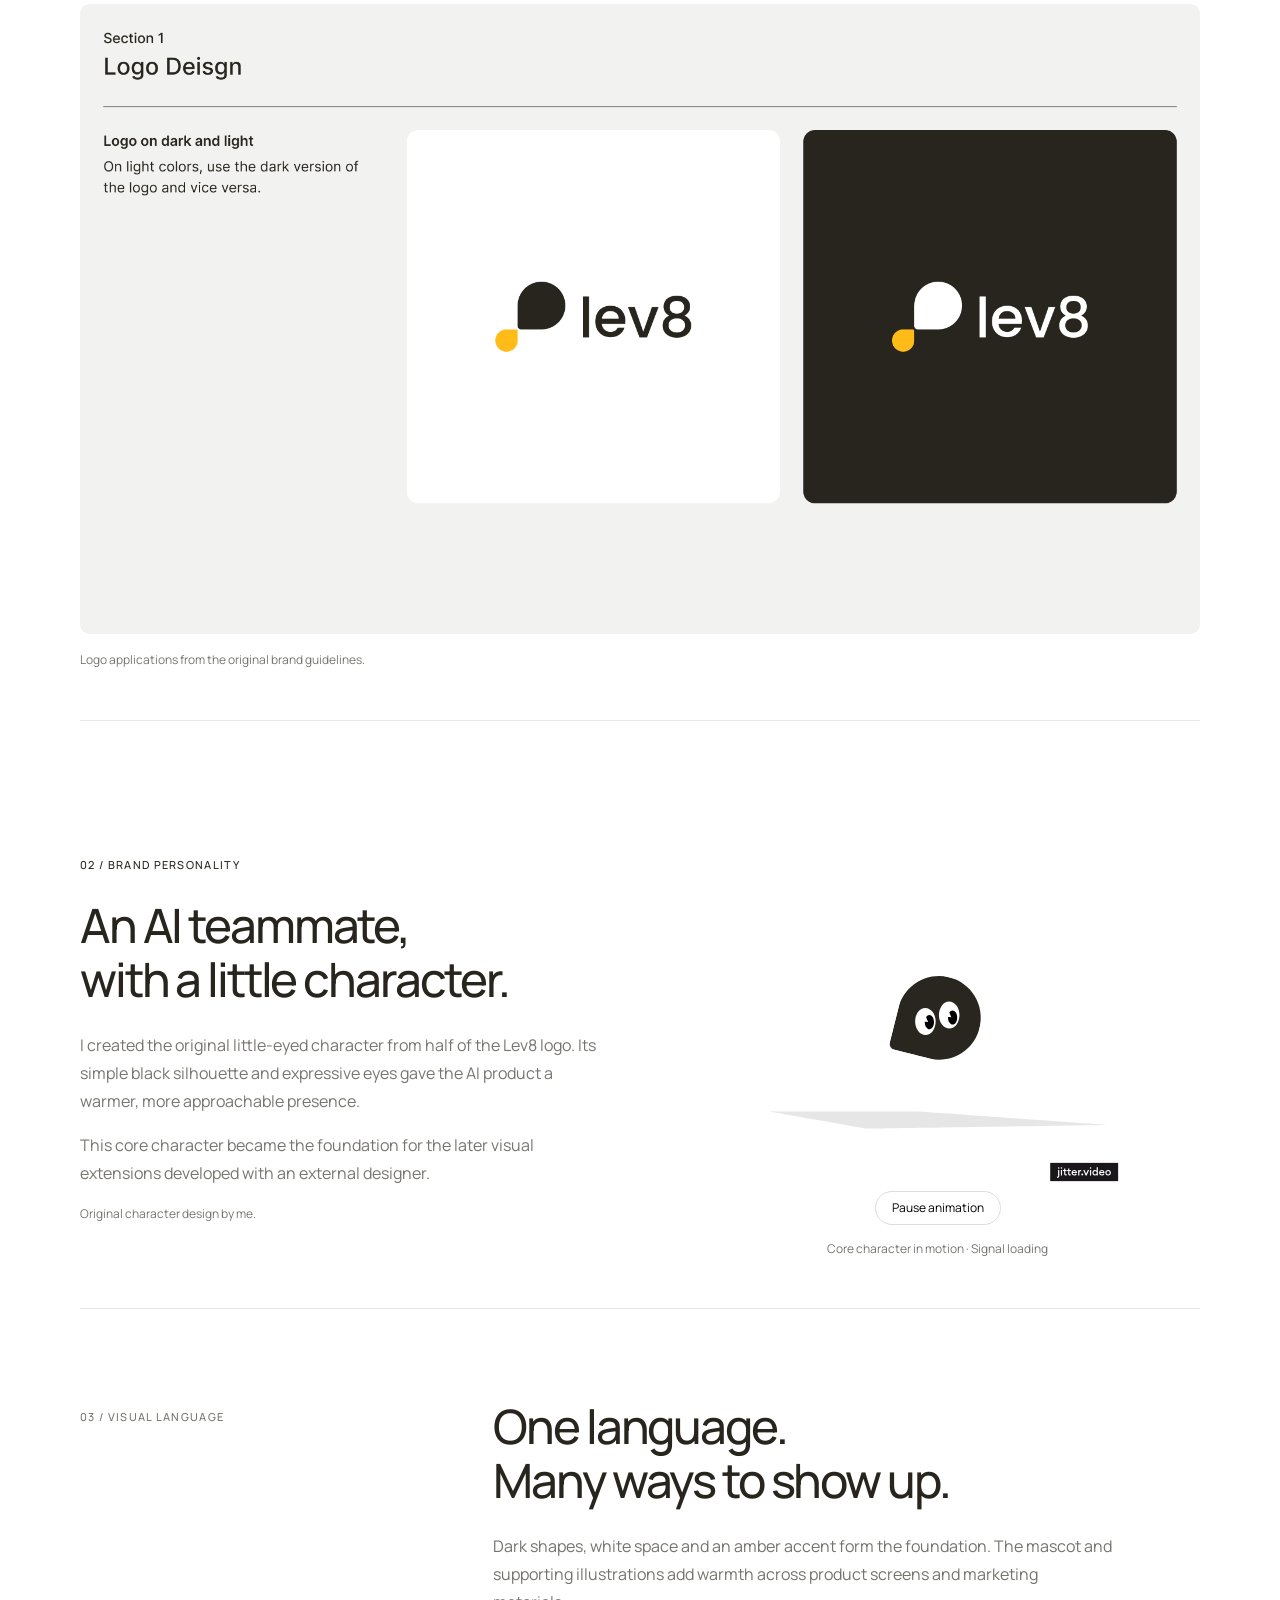
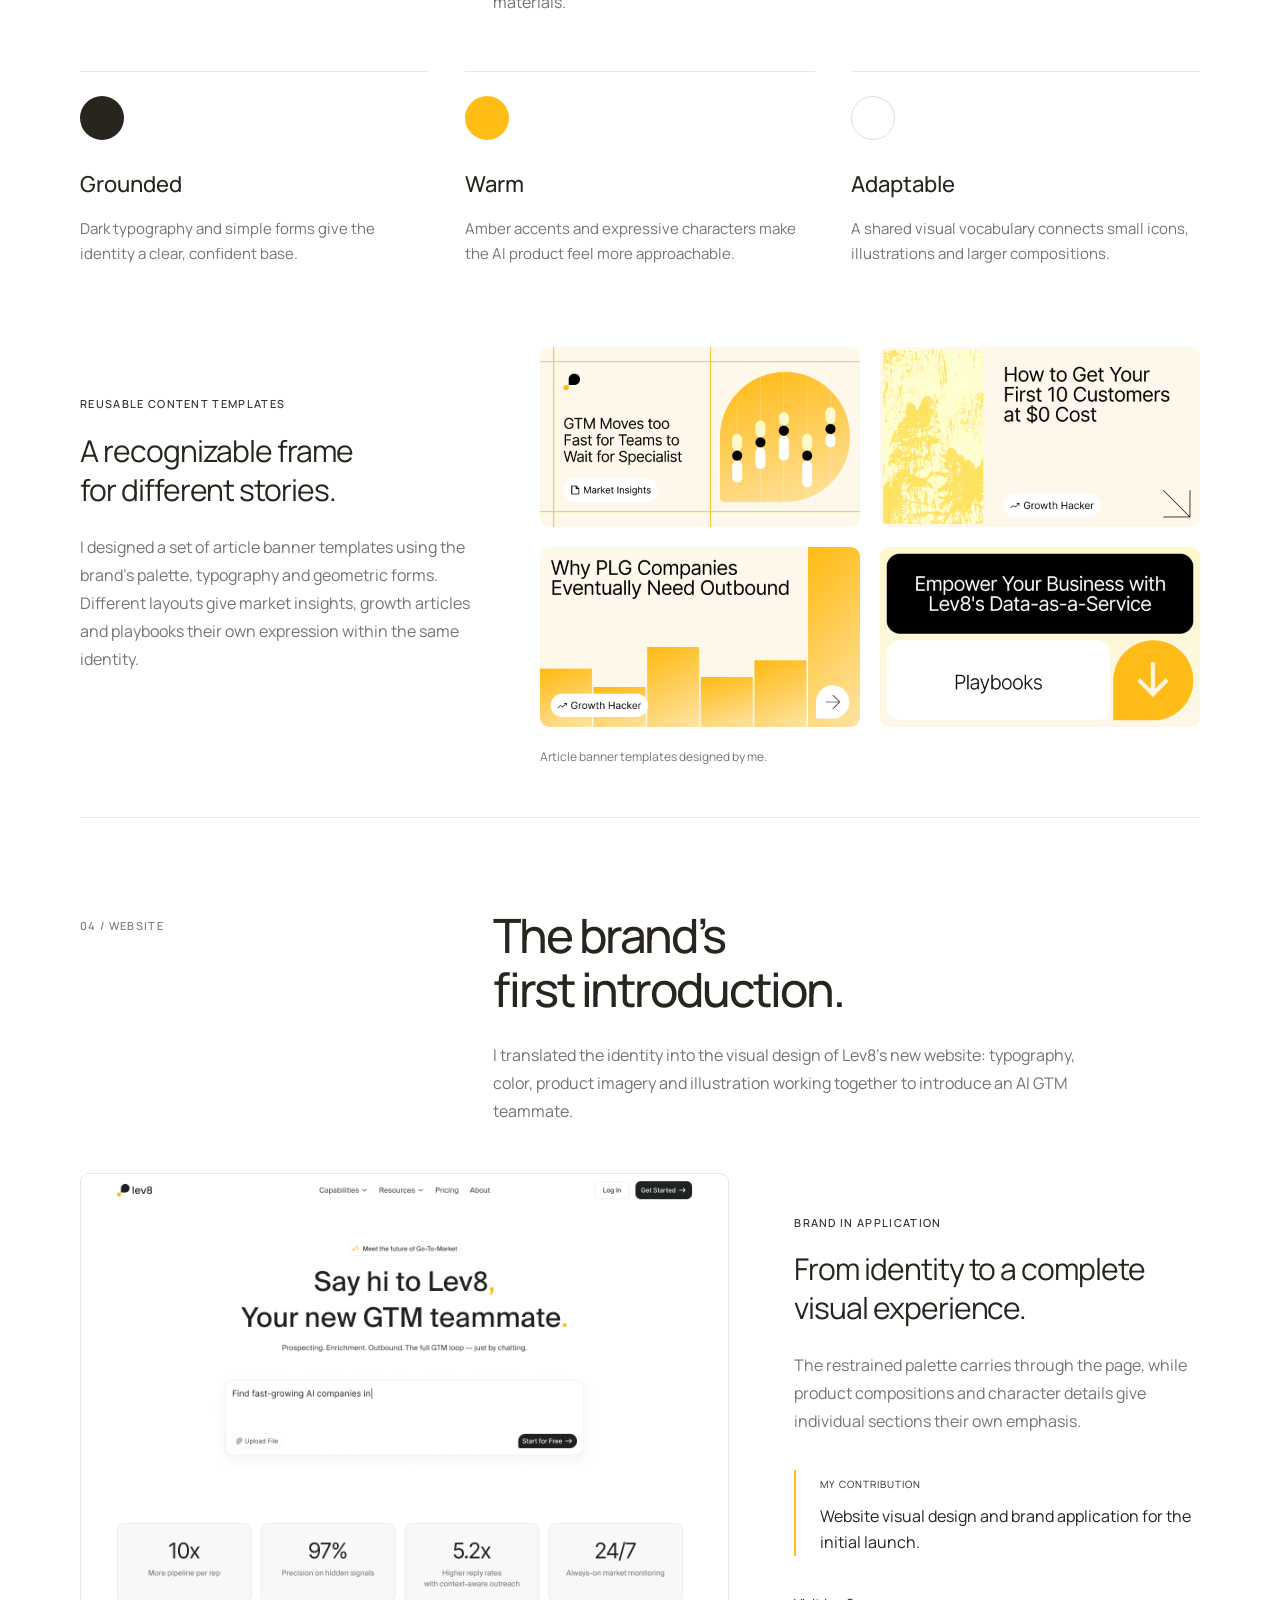
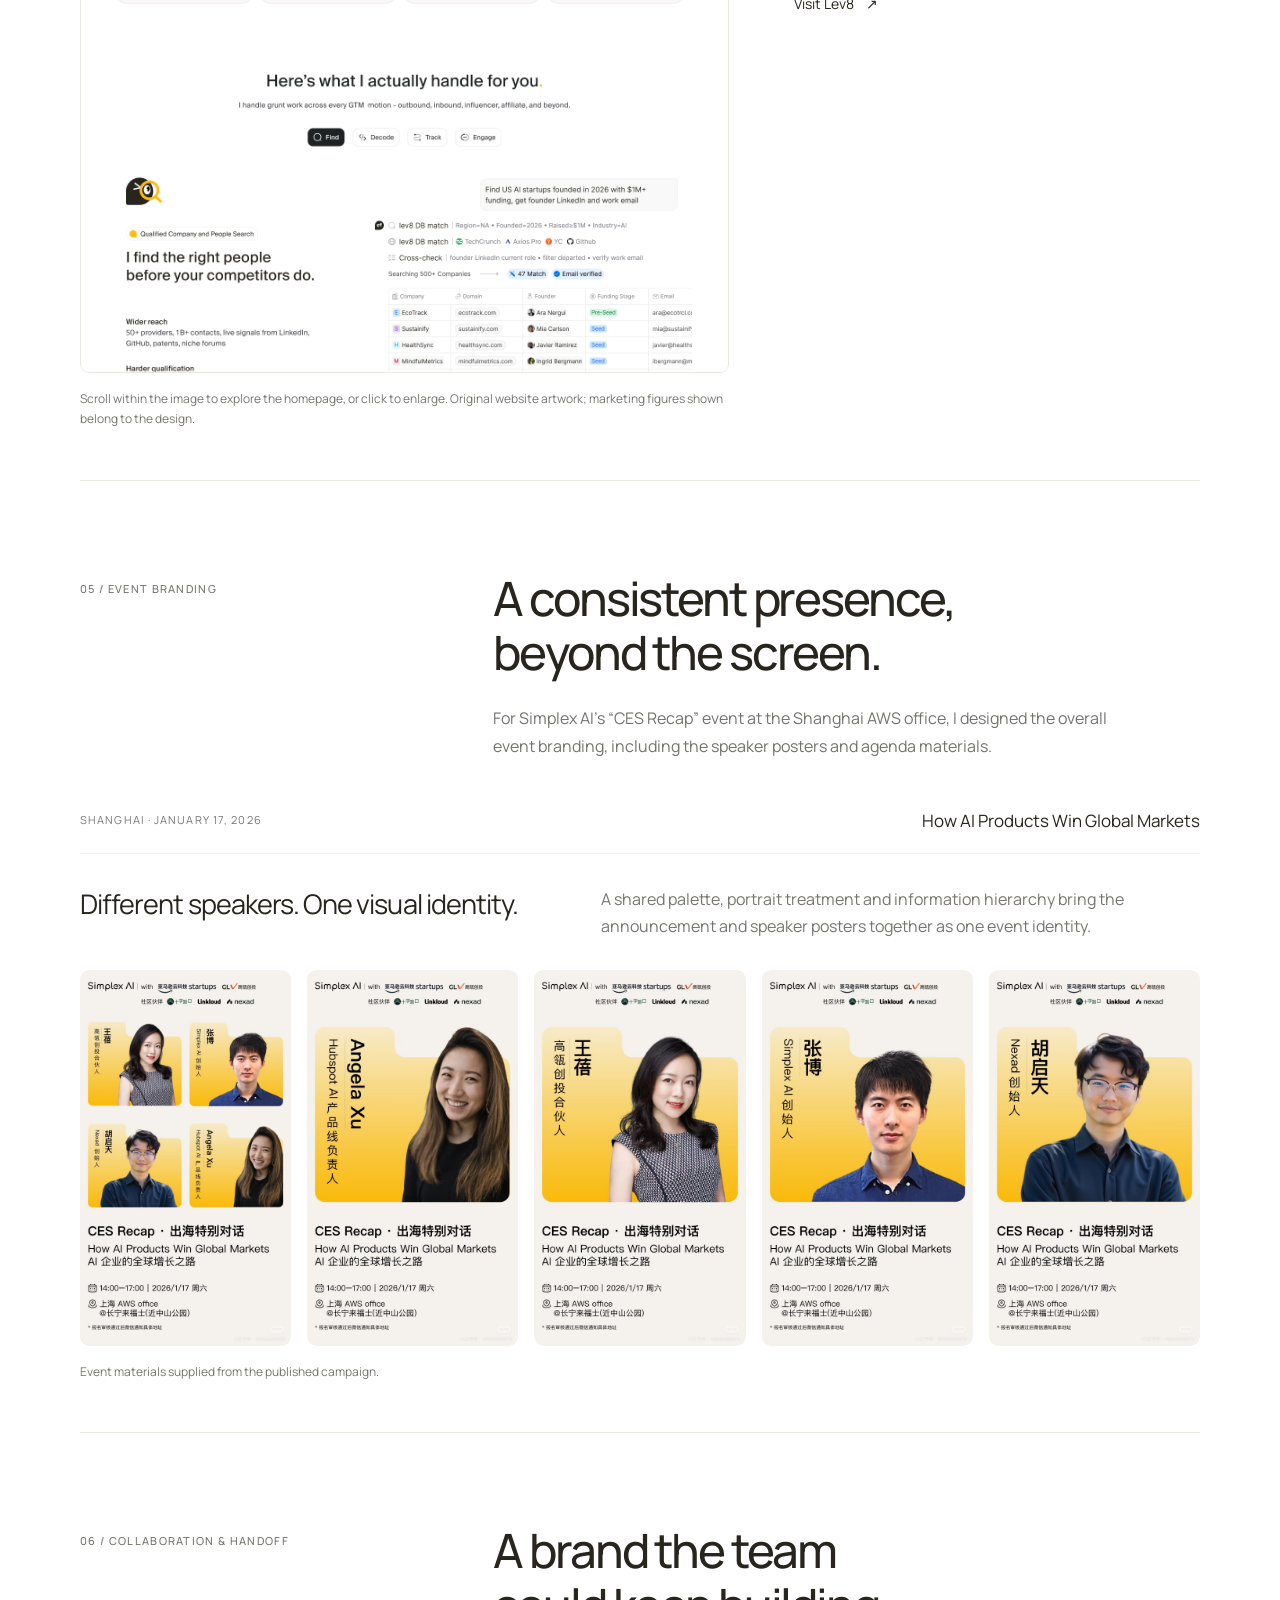
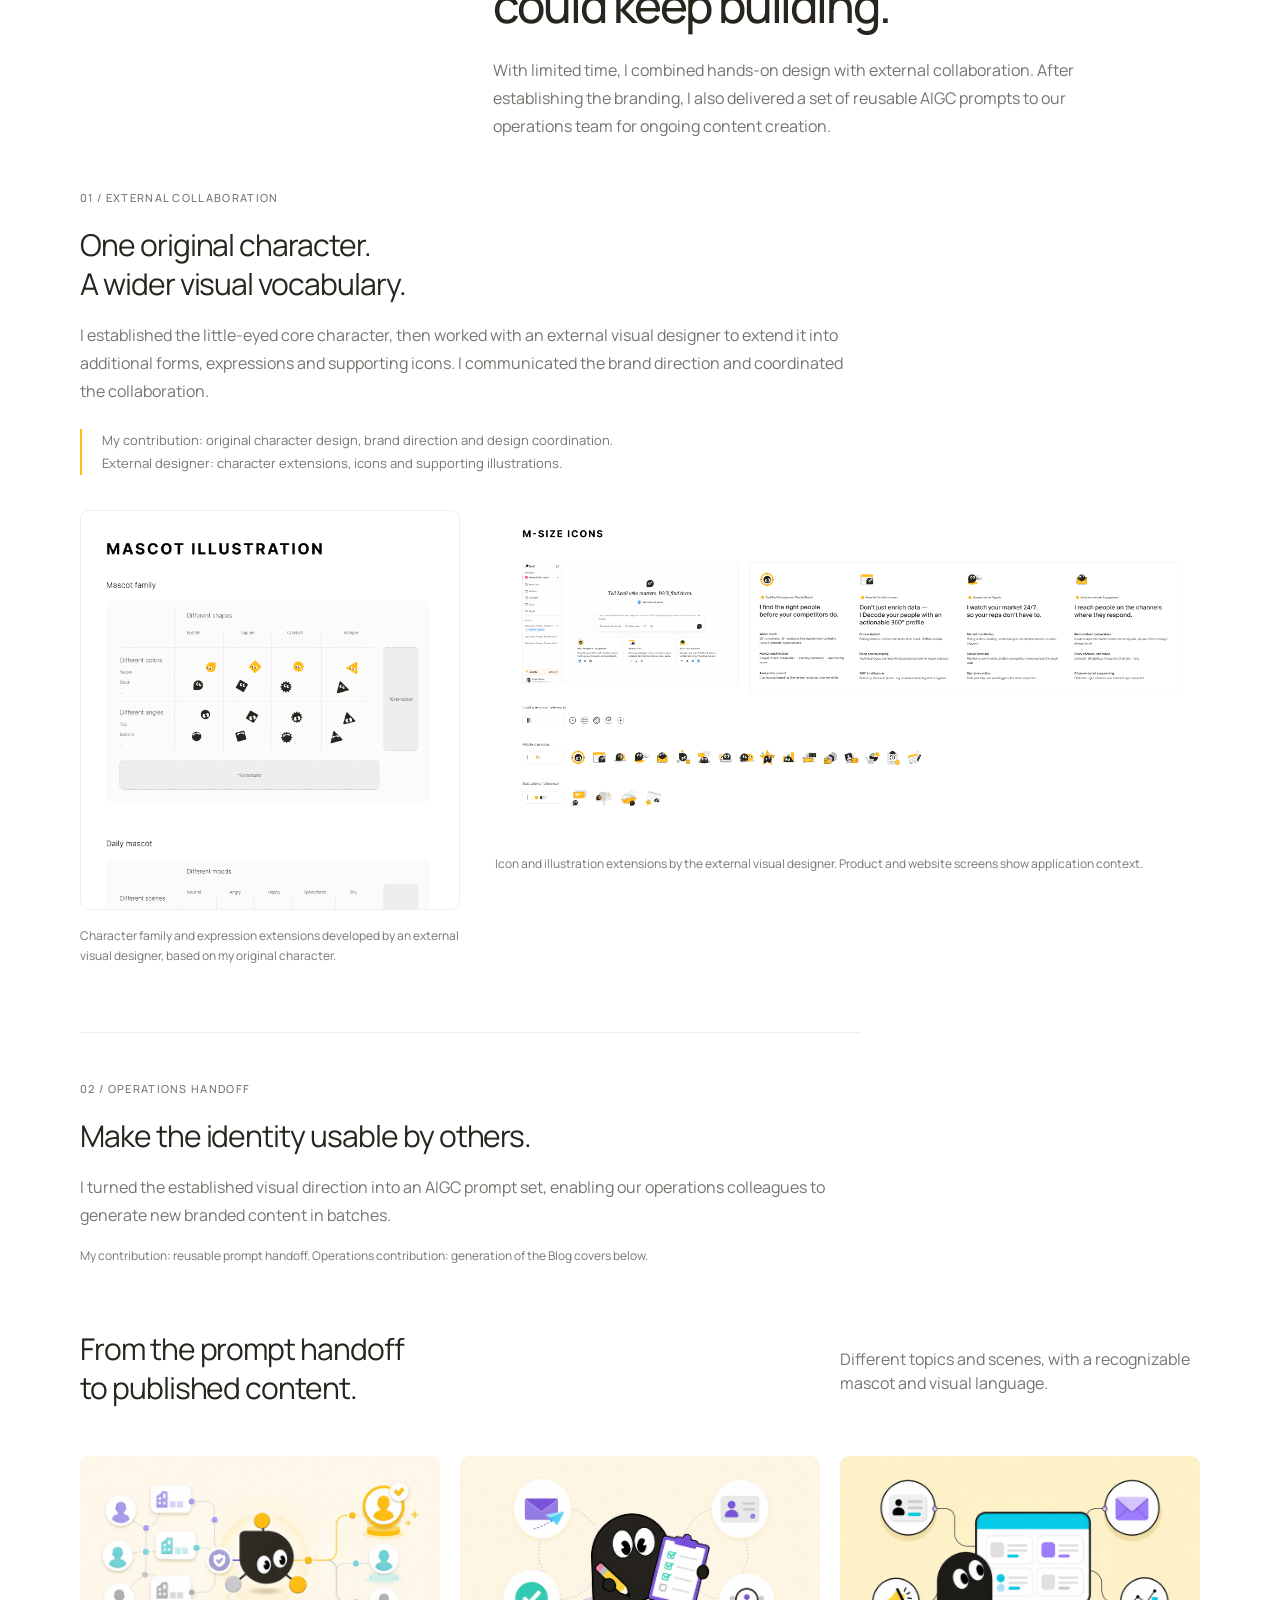
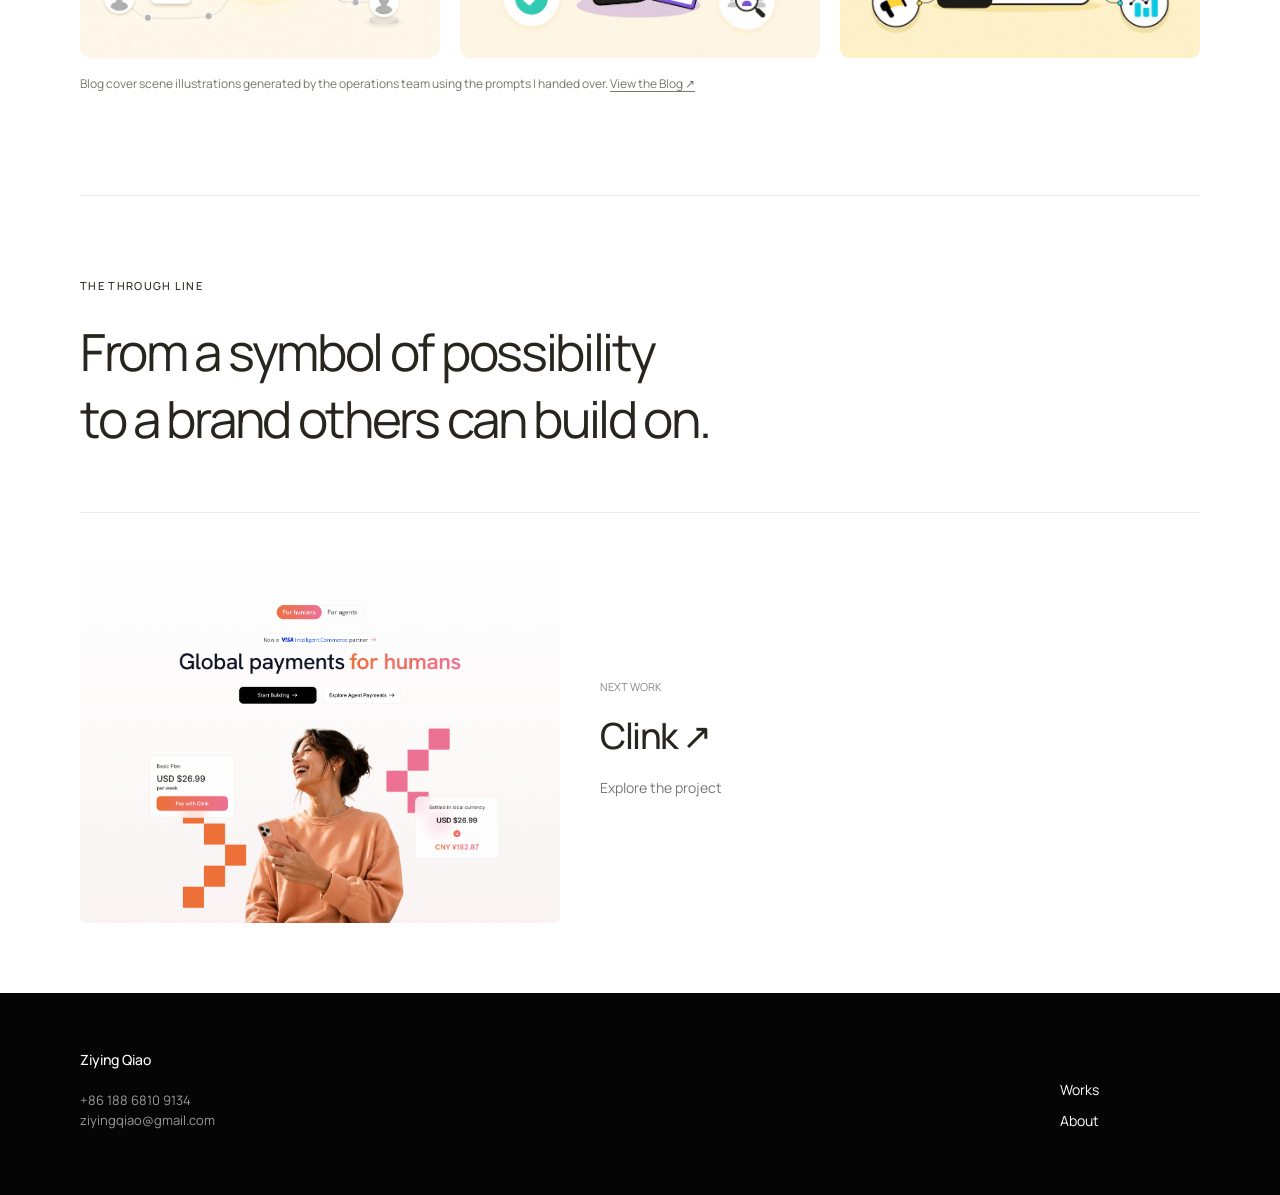
<file: lev8-branding/index.html>
<!doctype html><html lang="en"><head><meta charset="utf-8"><meta name="viewport" content="width=device-width,initial-scale=1"><title>Lev8 Brand &amp; Website — Ziying Qiao</title><meta name="description" content="A warm, recognizable brand for an AI GTM teammate — from identity to website and team handoff."><link rel="stylesheet" href="../style.css"><script defer src="../assets/vendor/gsap.min.js"></script><script defer src="../assets/vendor/ScrollTrigger.min.js"></script><script defer src="../motion.js"></script><link rel="stylesheet" href="brand.css?v=collaboration-motion-1"><script defer src="../assets/vendor/lottie-light.min.js"></script><script defer src="brand-motion.js"></script><link rel="icon" type="image/png" href="../assets/ziying-favicon.png"></head><body><header class="container"><a class="name" href="../">Ziying Qiao</a><nav aria-label="Main navigation"><a href="../#works">Works</a><a href="../#about">About</a></nav></header><main class="container brand-story"><section class="project-header"><div><h1>Lev8<br>Brand &amp; Website</h1><p class="intro">A brand that feels like a teammate.<br>Built to grow beyond the product.</p></div><dl class="project-meta"><div><dt>For</dt><dd>Simplex AI</dd></div><div><dt>Role</dt><dd>Founding Product Designer</dd></div><div><dt>Scope</dt><dd>Brand identity<br>Website design<br>Creative direction</dd></div></dl></section>
<nav class="brand-nav" aria-label="Project chapters"><a href="#origin">01 Origin</a><a href="#personality">02 Personality</a><a href="#language">03 Visual language</a><a href="#website">04 Website</a><a href="#event">05 Event</a><a href="#handoff">06 Handoff</a></nav>
<div class="brand-overview"><p class="eyebrow">THE BRAND CHALLENGE</p><p>Give an ambitious AI product a recognizable identity — and an approachable personality that people could connect with.</p><div class="overview-note">I shaped Lev8’s identity and website visuals, extended the brand into event materials, and worked with external illustrators and our operations team to carry it into new content.</div></div><section class="brand-section" id="origin"><div class="brand-heading"><p class="eyebrow">01 / BRAND ORIGIN</p><div><h2>A new name.<br>A bigger possibility.</h2><p>As Lumo became Lev8, we wanted the name to express “leveraging infinite opportunities.” The identity brought that idea into a simple, recognizable mark.</p></div></div><div class="origin-equation"><div><span>THE IDEA</span><strong>Leverage</strong><p>A small force. A greater possibility.</p></div><b aria-hidden="true">+</b><div><span>THE SYMBOL</span><strong>8 → ∞</strong><p>Opportunity without a fixed limit.</p></div><b aria-hidden="true">=</b><div><span>THE NAME</span><strong>Lev8</strong><p>The ambition behind the brand.</p></div></div><div class="brand-decision"><span>DESIGN DECISION</span><p>I combined the lever and the form of an 8 into the logo, giving the name a visual expression that could extend into the rest of the identity.</p></div><figure class="brand-figure "><button type="button" data-image="../assets/brand/logo.png" aria-label="Enlarge: Lev8 logo in light and dark applications"><img src="../assets/brand/logo.png" alt="Lev8 logo in light and dark applications" loading="lazy" width="1920" height="1080"></button><figcaption>Logo applications from the original brand guidelines.</figcaption></figure></section><section class="brand-section" id="personality"><div class="character-layout"><div class="side-copy"><p class="eyebrow">02 / BRAND PERSONALITY</p><h2>An AI teammate,<br>with a little character.</h2><p>I created the original little-eyed character from half of the Lev8 logo. Its simple black silhouette and expressive eyes gave the AI product a warmer, more approachable presence.</p><p>This core character became the foundation for the later visual extensions developed with an external designer.</p><p class="asset-note">Original character design by me.</p></div><figure class="character-demo"><div id="character-animation" role="img" aria-label="Lev8 little-eyed character in a signal loading animation"></div><button id="animation-toggle" type="button" hidden>Pause animation</button><figcaption>Core character in motion · Signal loading</figcaption><noscript><p>Enable JavaScript to view the character animation.</p></noscript></figure></div></section><section class="brand-section" id="language"><div class="brand-heading"><p class="eyebrow">03 / VISUAL LANGUAGE</p><div><h2>One language.<br>Many ways to show up.</h2><p>Dark shapes, white space and an amber accent form the foundation. The mascot and supporting illustrations add warmth across product screens and marketing materials.</p></div></div><div class="brand-principles"><article><span class="swatch dark"></span><h3>Grounded</h3><p>Dark typography and simple forms give the identity a clear, confident base.</p></article><article><span class="swatch amber"></span><h3>Warm</h3><p>Amber accents and expressive characters make the AI product feel more approachable.</p></article><article><span class="swatch white"></span><h3>Adaptable</h3><p>A shared visual vocabulary connects small icons, illustrations and larger compositions.</p></article></div><div class="brand-templates" id="templates"><div class="template-copy"><div><p class="eyebrow">REUSABLE CONTENT TEMPLATES</p><h3>A recognizable frame<br>for different stories.</h3></div><p>I designed a set of article banner templates using the brand’s palette, typography and geometric forms. Different layouts give market insights, growth articles and playbooks their own expression within the same identity.</p></div><div class="template-grid"><figure class="brand-figure"><button type="button" data-image="../assets/brand/article-template-01.png" aria-label="Enlarge: Market insights — geometric composition"><img src="../assets/brand/article-template-01.png" alt="Market insights — geometric composition" width="1920" height="1080" loading="lazy"></button></figure><figure class="brand-figure"><button type="button" data-image="../assets/brand/article-template-02.png" aria-label="Enlarge: Growth articles — image and headline"><img src="../assets/brand/article-template-02.png" alt="Growth articles — image and headline" width="1920" height="1080" loading="lazy"></button></figure><figure class="brand-figure"><button type="button" data-image="../assets/brand/article-template-03.png" aria-label="Enlarge: Growth articles — geometric bars"><img src="../assets/brand/article-template-03.png" alt="Growth articles — geometric bars" width="1920" height="1080" loading="lazy"></button></figure><figure class="brand-figure"><button type="button" data-image="../assets/brand/article-template-04.png" aria-label="Enlarge: Playbooks — bold modular layout"><img src="../assets/brand/article-template-04.png" alt="Playbooks — bold modular layout" width="1920" height="1080" loading="lazy"></button></figure></div><p class="asset-note">Article banner templates designed by me.</p></div></section><section class="brand-section" id="website"><div class="brand-heading"><p class="eyebrow">04 / WEBSITE</p><div><h2>The brand’s<br>first introduction.</h2><p>I translated the identity into the visual design of Lev8’s new website: typography, color, product imagery and illustration working together to introduce an AI GTM teammate.</p></div></div><div class="website-layout"><figure class="brand-figure website-full"><button type="button" data-image="../assets/brand/website.png" aria-label="Enlarge: Lev8 desktop homepage design"><img src="../assets/brand/website.png" alt="Lev8 desktop homepage design" loading="lazy" width="1440" height="6572"></button><figcaption>Scroll within the image to explore the homepage, or click to enlarge. Original website artwork; marketing figures shown belong to the design.</figcaption></figure><div class="website-notes"><p class="eyebrow">BRAND IN APPLICATION</p><h3>From identity to a complete visual experience.</h3><p>The restrained palette carries through the page, while product compositions and character details give individual sections their own emphasis.</p><div class="brand-decision"><span>MY CONTRIBUTION</span><p>Website visual design and brand application for the initial launch.</p></div><a class="text-link contact-link" href="https://lev8.com/" target="_blank" rel="noopener">Visit Lev8 <span>↗</span></a></div></div></section><section class="brand-section" id="event"><div class="brand-heading"><p class="eyebrow">05 / EVENT BRANDING</p><div><h2>A consistent presence,<br>beyond the screen.</h2><p>For Simplex AI’s “CES Recap” event at the Shanghai AWS office, I designed the overall event branding, including the speaker posters and agenda materials.</p></div></div><div class="event-meta"><span>SHANGHAI · JANUARY 17, 2026</span><p>How AI Products Win Global Markets</p></div><div class="event-summary"><h3>Different speakers. One visual identity.</h3><p>A shared palette, portrait treatment and information hierarchy bring the announcement and speaker posters together as one event identity.</p></div><div class="event-gallery"><figure class="brand-figure "><button type="button" data-image="../assets/brand/IMG_6050.JPG" aria-label="Enlarge: CES Recap group speaker poster"><img src="../assets/brand/IMG_6050.JPG" alt="CES Recap group speaker poster" loading="lazy" width="1080" height="1920"></button></figure><figure class="brand-figure "><button type="button" data-image="../assets/brand/IMG_6051.JPG" aria-label="Enlarge: Individual event poster — Angela Xu"><img src="../assets/brand/IMG_6051.JPG" alt="Individual event poster — Angela Xu" loading="lazy" width="1080" height="1920"></button></figure><figure class="brand-figure "><button type="button" data-image="../assets/brand/IMG_6052.JPG" aria-label="Enlarge: Individual event poster — Betty Wang"><img src="../assets/brand/IMG_6052.JPG" alt="Individual event poster — Betty Wang" loading="lazy" width="1080" height="1920"></button></figure><figure class="brand-figure "><button type="button" data-image="../assets/brand/IMG_6053.JPG" aria-label="Enlarge: Individual event poster — Bo Zhang"><img src="../assets/brand/IMG_6053.JPG" alt="Individual event poster — Bo Zhang" loading="lazy" width="1080" height="1920"></button></figure><figure class="brand-figure "><button type="button" data-image="../assets/brand/IMG_6054.JPG" aria-label="Enlarge: Individual event poster — Jason Hu"><img src="../assets/brand/IMG_6054.JPG" alt="Individual event poster — Jason Hu" loading="lazy" width="1080" height="1920"></button></figure></div><p class="asset-note">Event materials supplied from the published campaign.</p></section><section class="brand-section" id="handoff"><div class="brand-heading"><p class="eyebrow">06 / COLLABORATION &amp; HANDOFF</p><div><h2>A brand the team<br>could keep building.</h2><p>With limited time, I combined hands-on design with external collaboration. After establishing the branding, I also delivered a set of reusable AIGC prompts to our operations team for ongoing content creation.</p></div></div><div class="collaboration-story"><div class="collaboration-copy"><p class="eyebrow">01 / EXTERNAL COLLABORATION</p><h3>One original character.<br>A wider visual vocabulary.</h3><p>I established the little-eyed core character, then worked with an external visual designer to extend it into additional forms, expressions and supporting icons. I communicated the brand direction and coordinated the collaboration.</p><p class="credit">My contribution: original character design, brand direction and design coordination.<br>External designer: character extensions, icons and supporting illustrations.</p></div><div class="extension-gallery"><div class="mascot-window"><figure class="brand-figure "><button type="button" data-image="../assets/brand/mascot-system.png" aria-label="Enlarge: Mascot family, expressions and scene explorations"><img src="../assets/brand/mascot-system.png" alt="Mascot family, expressions and scene explorations" loading="lazy" width="1262" height="3861"></button><figcaption>Character family and expression extensions developed by an external visual designer, based on my original character.</figcaption></figure></div><figure class="brand-figure "><button type="button" data-image="../assets/brand/icons.png" aria-label="Enlarge: Lev8 icon and illustration system applied to product and website"><img src="../assets/brand/icons.png" alt="Lev8 icon and illustration system applied to product and website" loading="lazy" width="2600" height="1209"></button><figcaption>Icon and illustration extensions by the external visual designer. Product and website screens show application context.</figcaption></figure></div></div><div class="operations-copy"><p class="eyebrow">02 / OPERATIONS HANDOFF</p><h3>Make the identity usable by others.</h3><p>I turned the established visual direction into an AIGC prompt set, enabling our operations colleagues to generate new branded content in batches.</p><p class="asset-note">My contribution: reusable prompt handoff. Operations contribution: generation of the Blog covers below.</p></div><div class="output-heading"><h3>From the prompt handoff<br>to published content.</h3><p>Different topics and scenes, with a recognizable mascot and visual language.</p></div><div class="blog-grid"><figure class="brand-figure "><button type="button" data-image="../assets/brand/blog-identity.webp" aria-label="Enlarge: AI customer identity and buyer prioritization"><img src="../assets/brand/blog-identity.webp" alt="AI customer identity and buyer prioritization" loading="lazy" width="1600" height="900"></button></figure><figure class="brand-figure "><button type="button" data-image="../assets/brand/blog-verification.webp" aria-label="Enlarge: Contact verification for outbound teams"><img src="../assets/brand/blog-verification.webp" alt="Contact verification for outbound teams" loading="lazy" width="1659" height="948"></button></figure><figure class="brand-figure "><button type="button" data-image="../assets/brand/blog-tools.webp" aria-label="Enlarge: B2B sales and marketing tools"><img src="../assets/brand/blog-tools.webp" alt="B2B sales and marketing tools" loading="lazy" width="1600" height="900"></button></figure></div><p class="asset-note">Blog cover scene illustrations generated by the operations team using the prompts I handed over. <a href="https://lev8.com/blog" target="_blank" rel="noopener">View the Blog ↗</a></p></section><div class="brand-closing"><p class="eyebrow">THE THROUGH LINE</p><p>From a symbol of possibility<br>to a brand others can build on.</p></div><a class="next-work" href="../clink/"><img src="../assets/clink/clink-cover.png" alt="Clink" loading="lazy"><div><span>NEXT WORK</span><h2>Clink ↗</h2><p>Explore the project</p></div></a></main><footer><div class="container"><div class="footer-bottom"><div><a class="name" href="../">Ziying Qiao</a><address><a href="tel:+8618868109134">+86 188 6810 9134</a><a href="mailto:ziyingqiao@gmail.com">ziyingqiao@gmail.com</a></address></div><nav aria-label="Footer navigation"><a href="../#works">Works</a><a href="../#about">About</a></nav></div></div></footer><dialog id="image-view"><form method="dialog"><button>Close ×</button></form><img alt="Enlarged project screen"></dialog><script src="../project.js"></script></body></html>
</file>
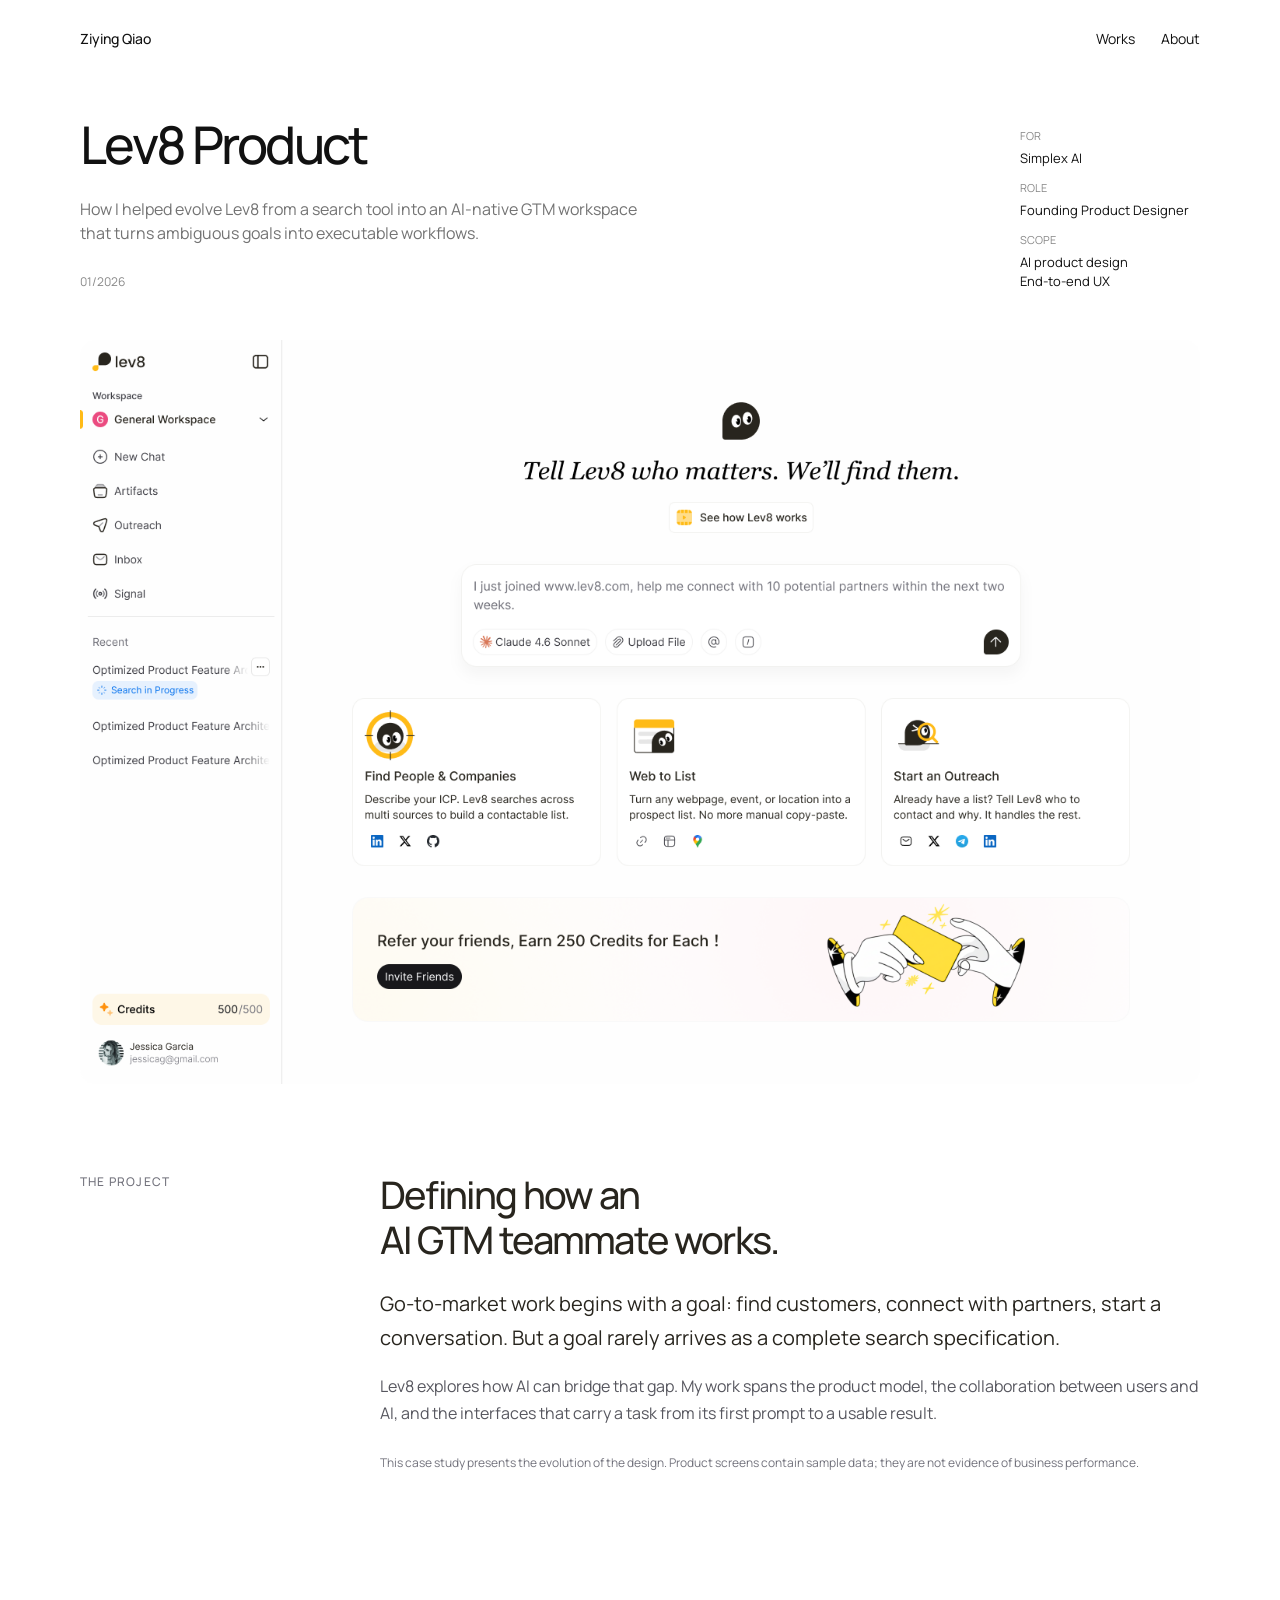
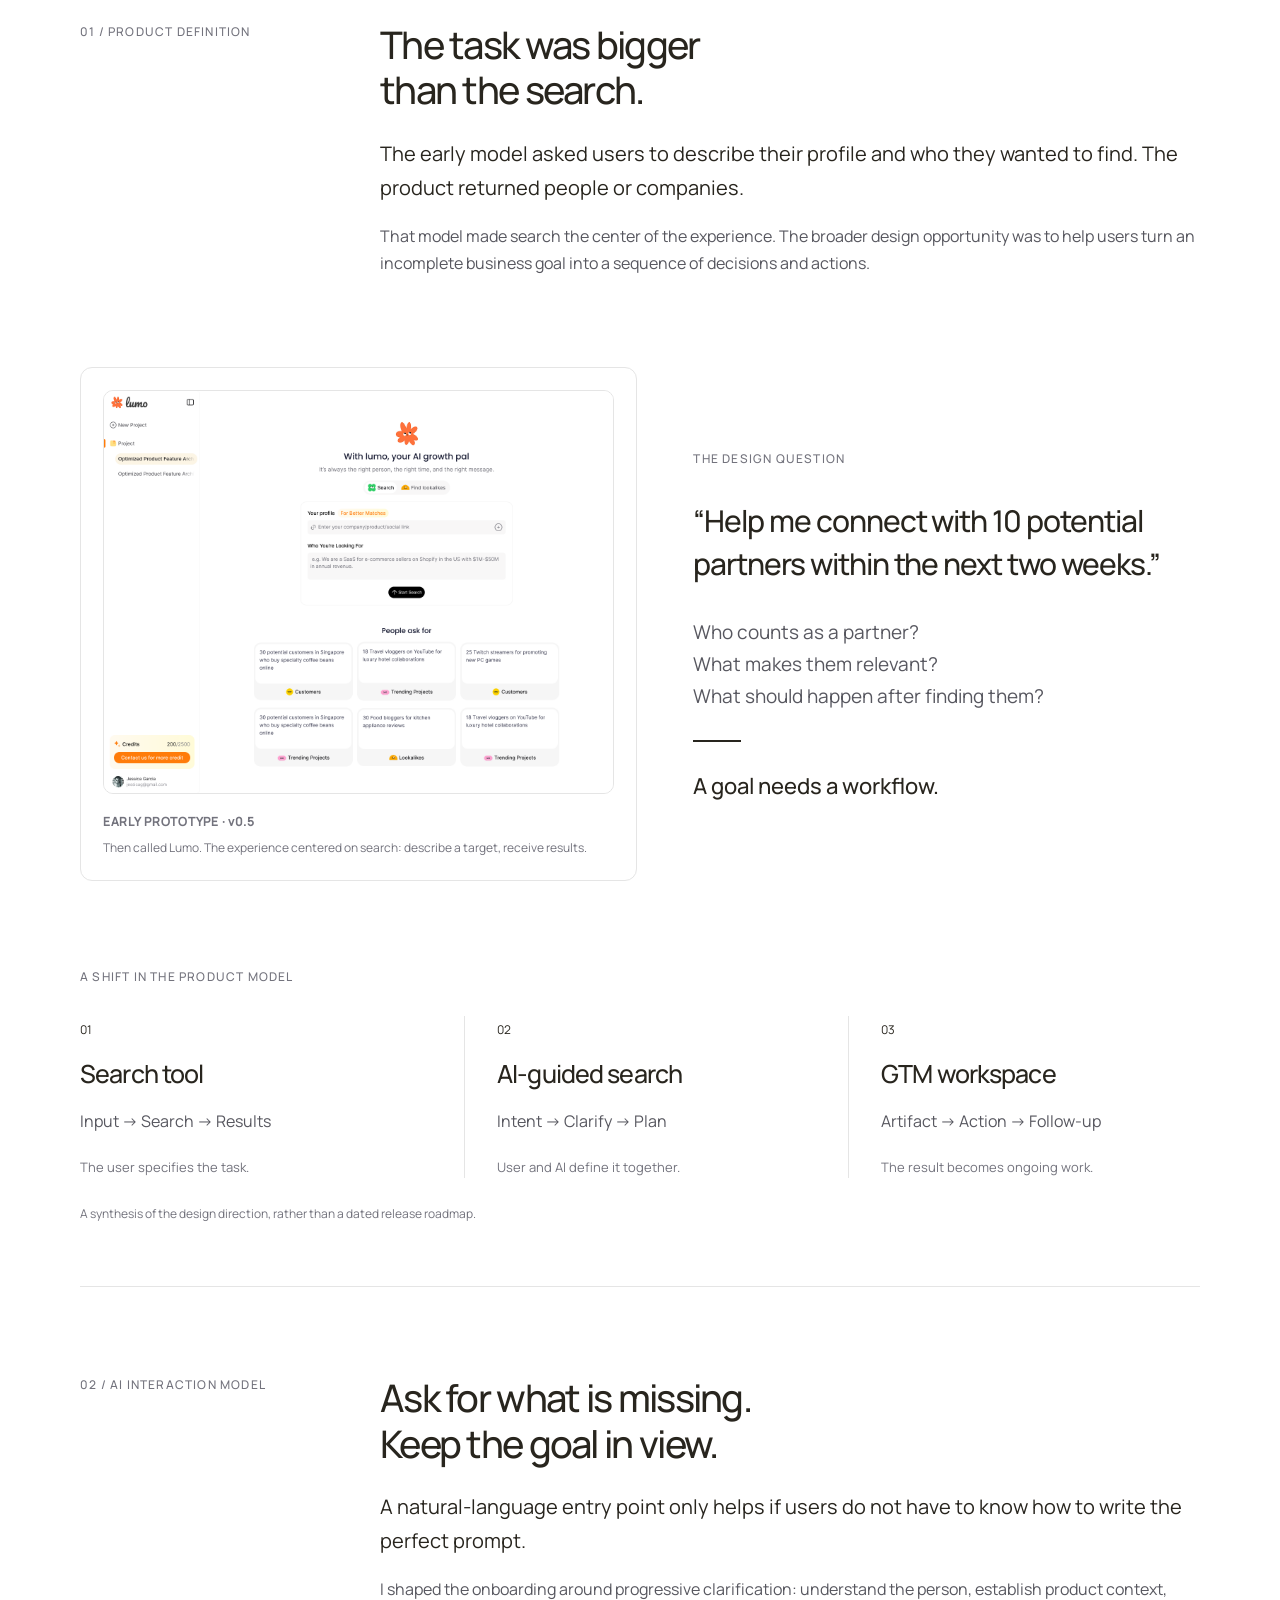
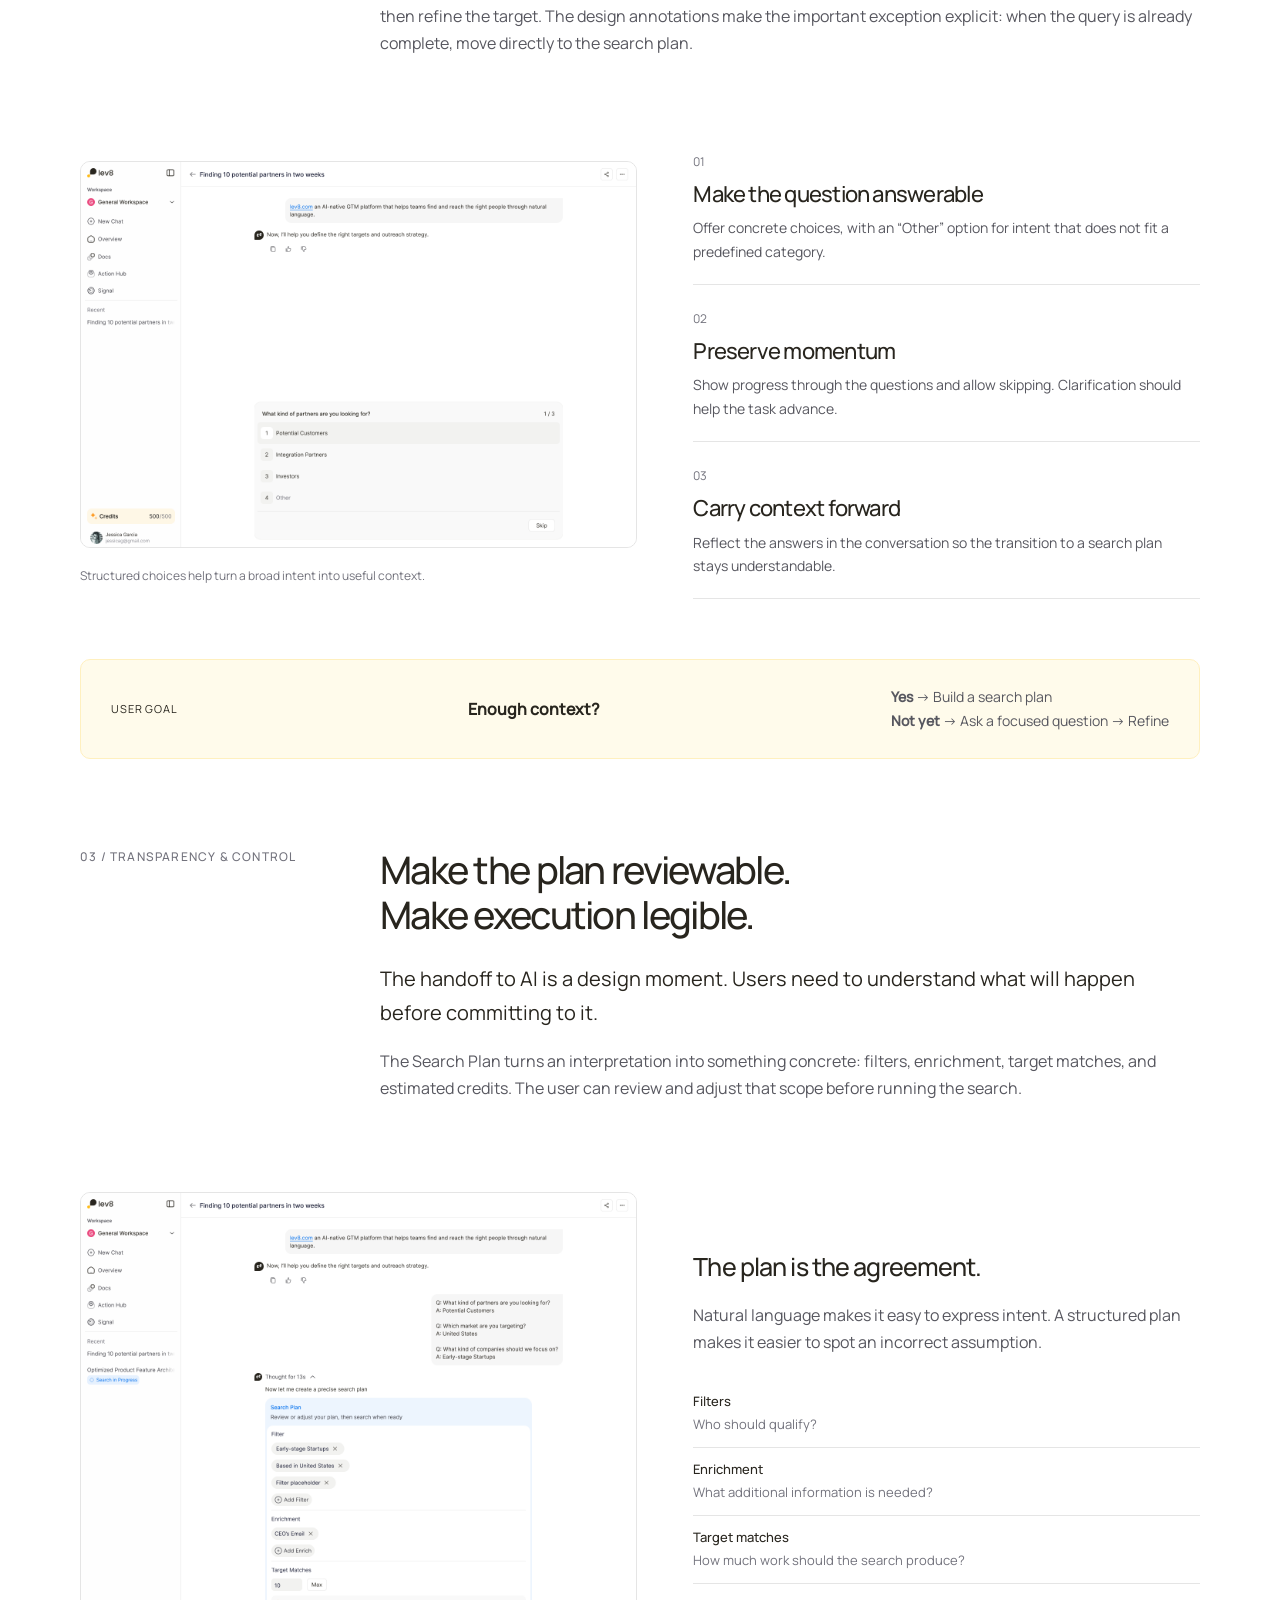
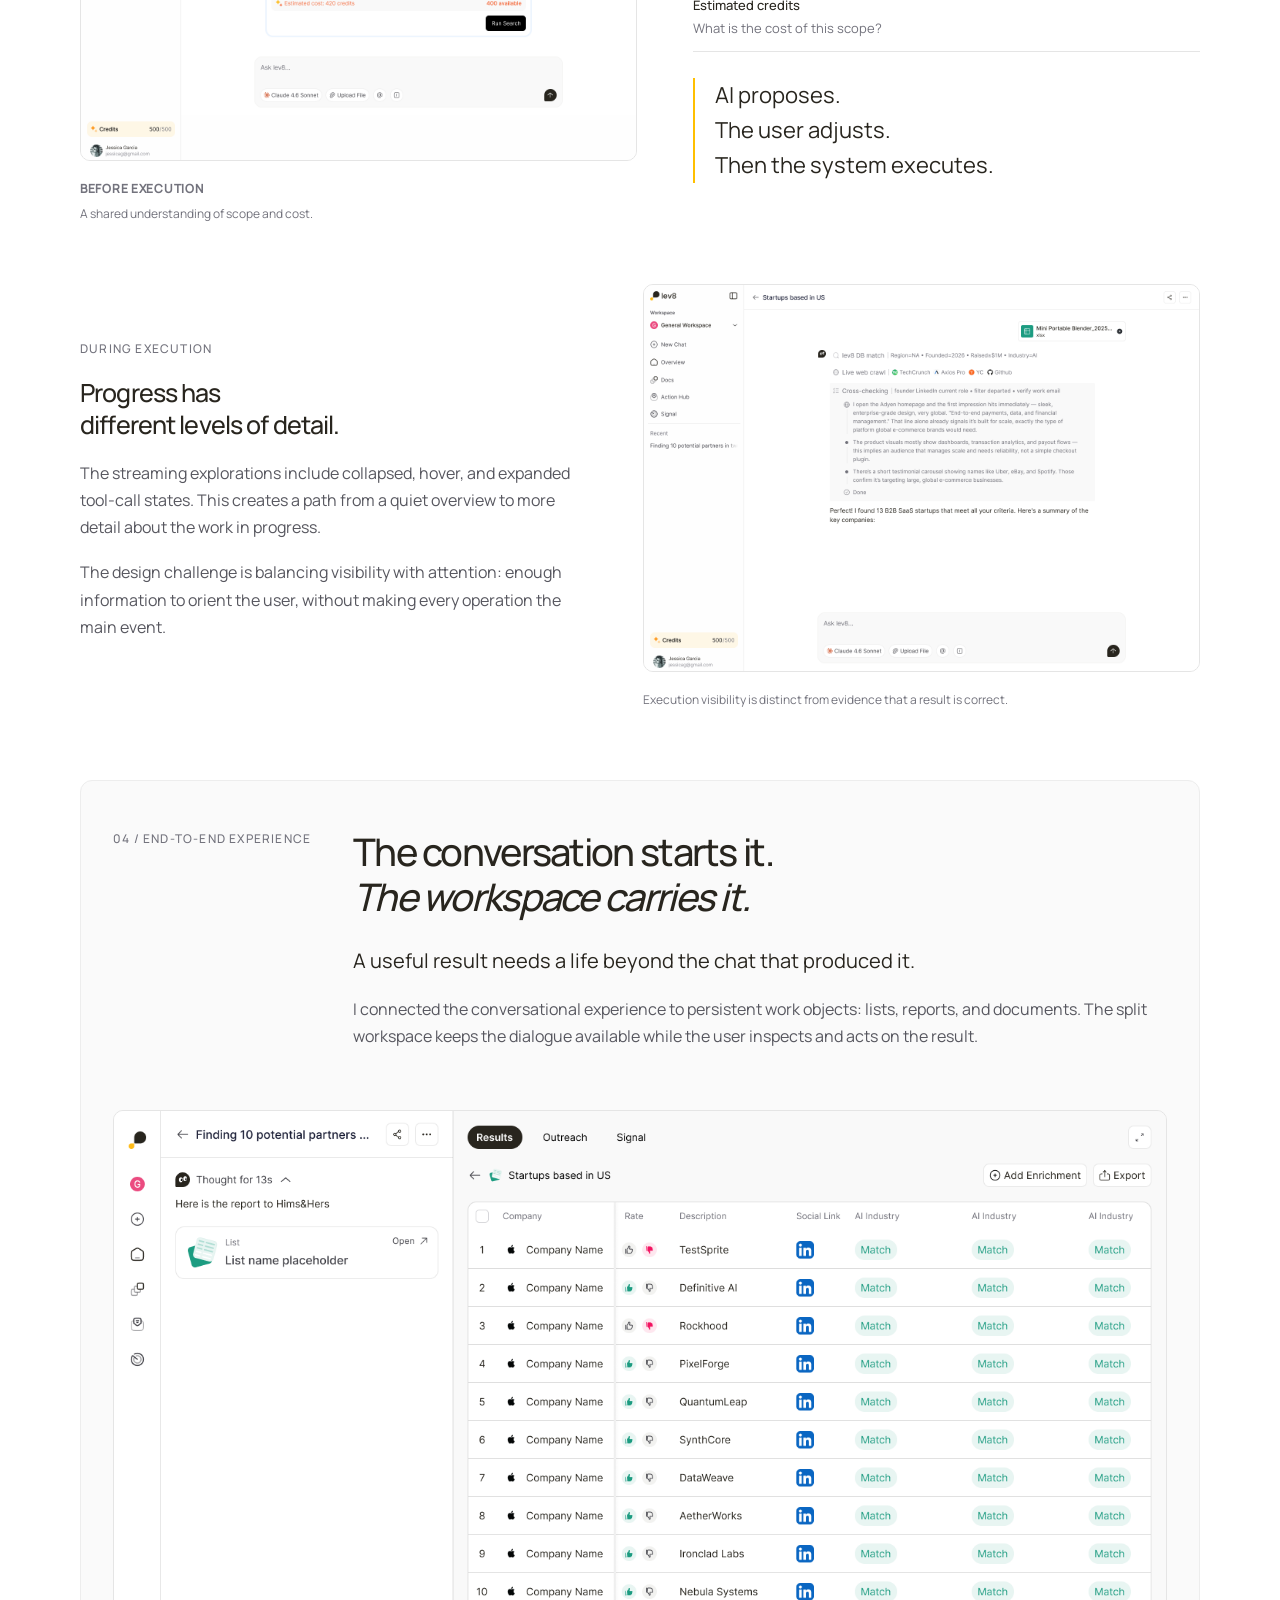
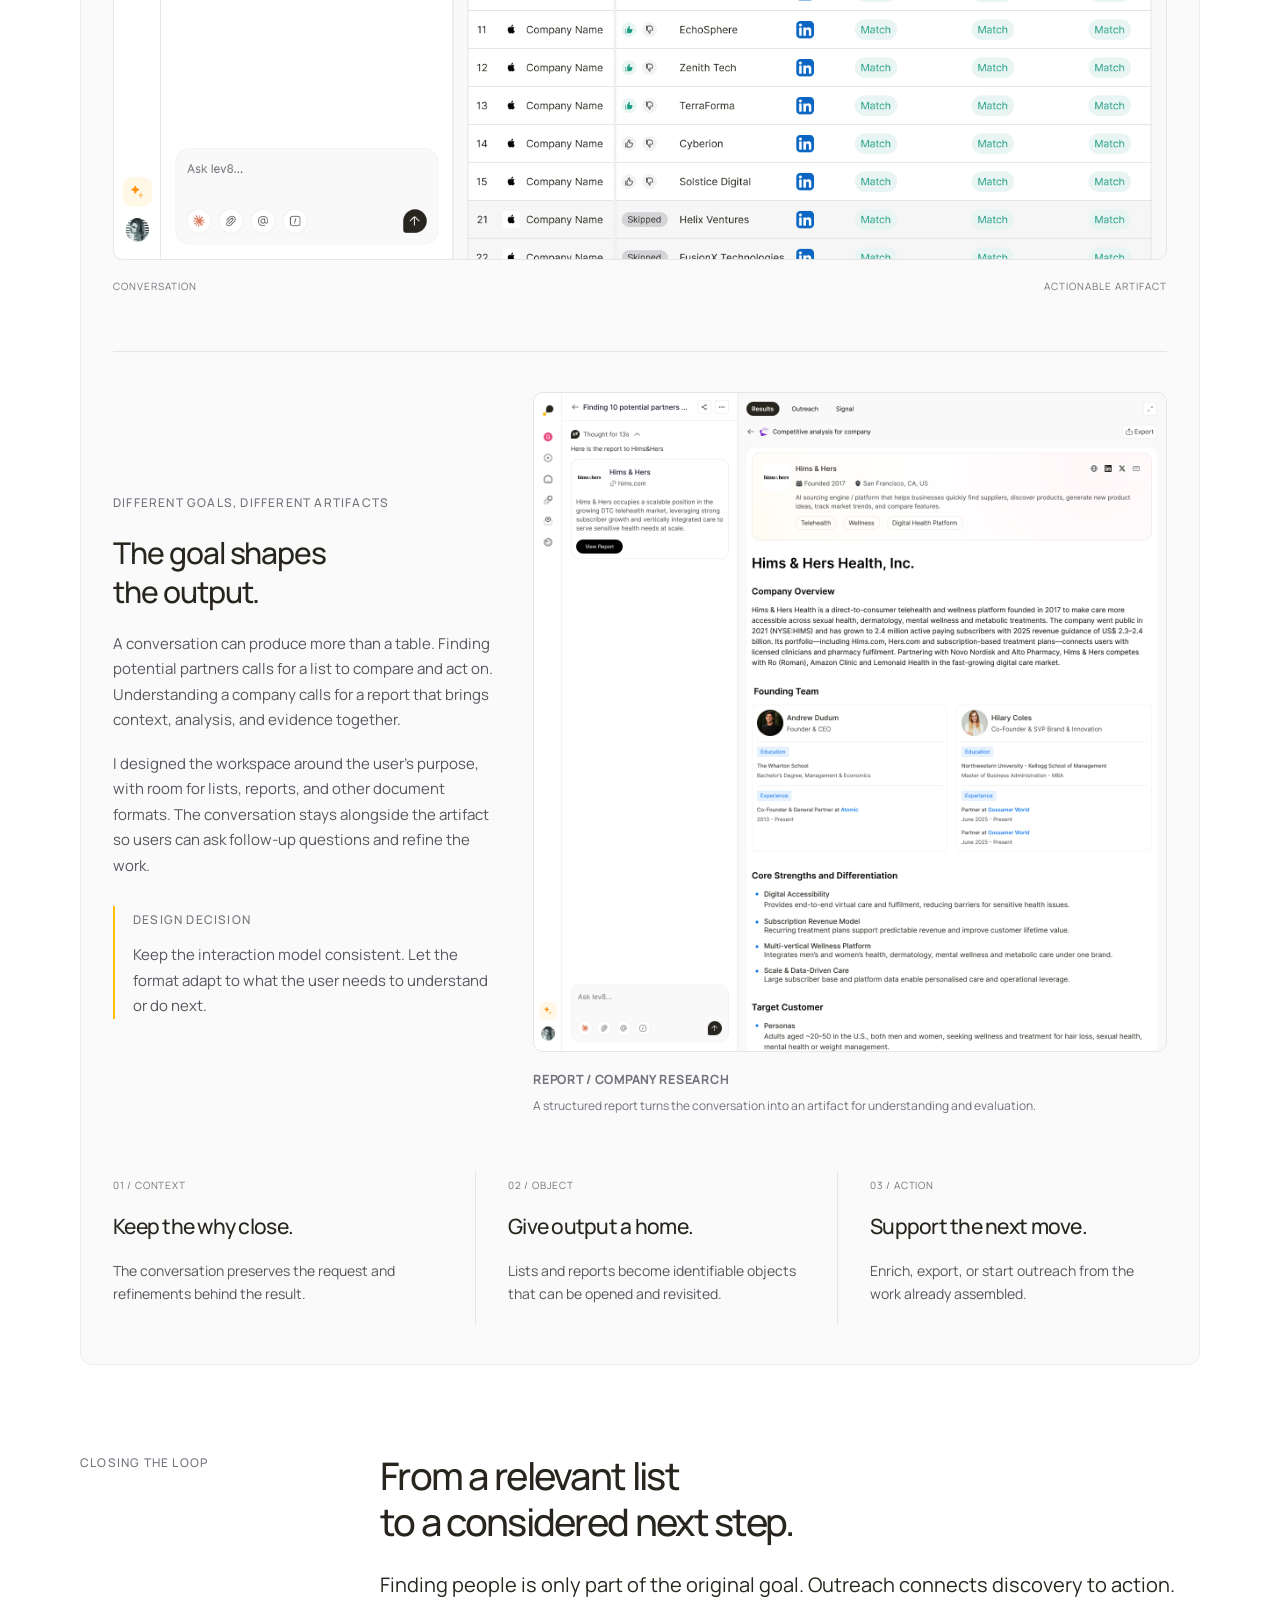
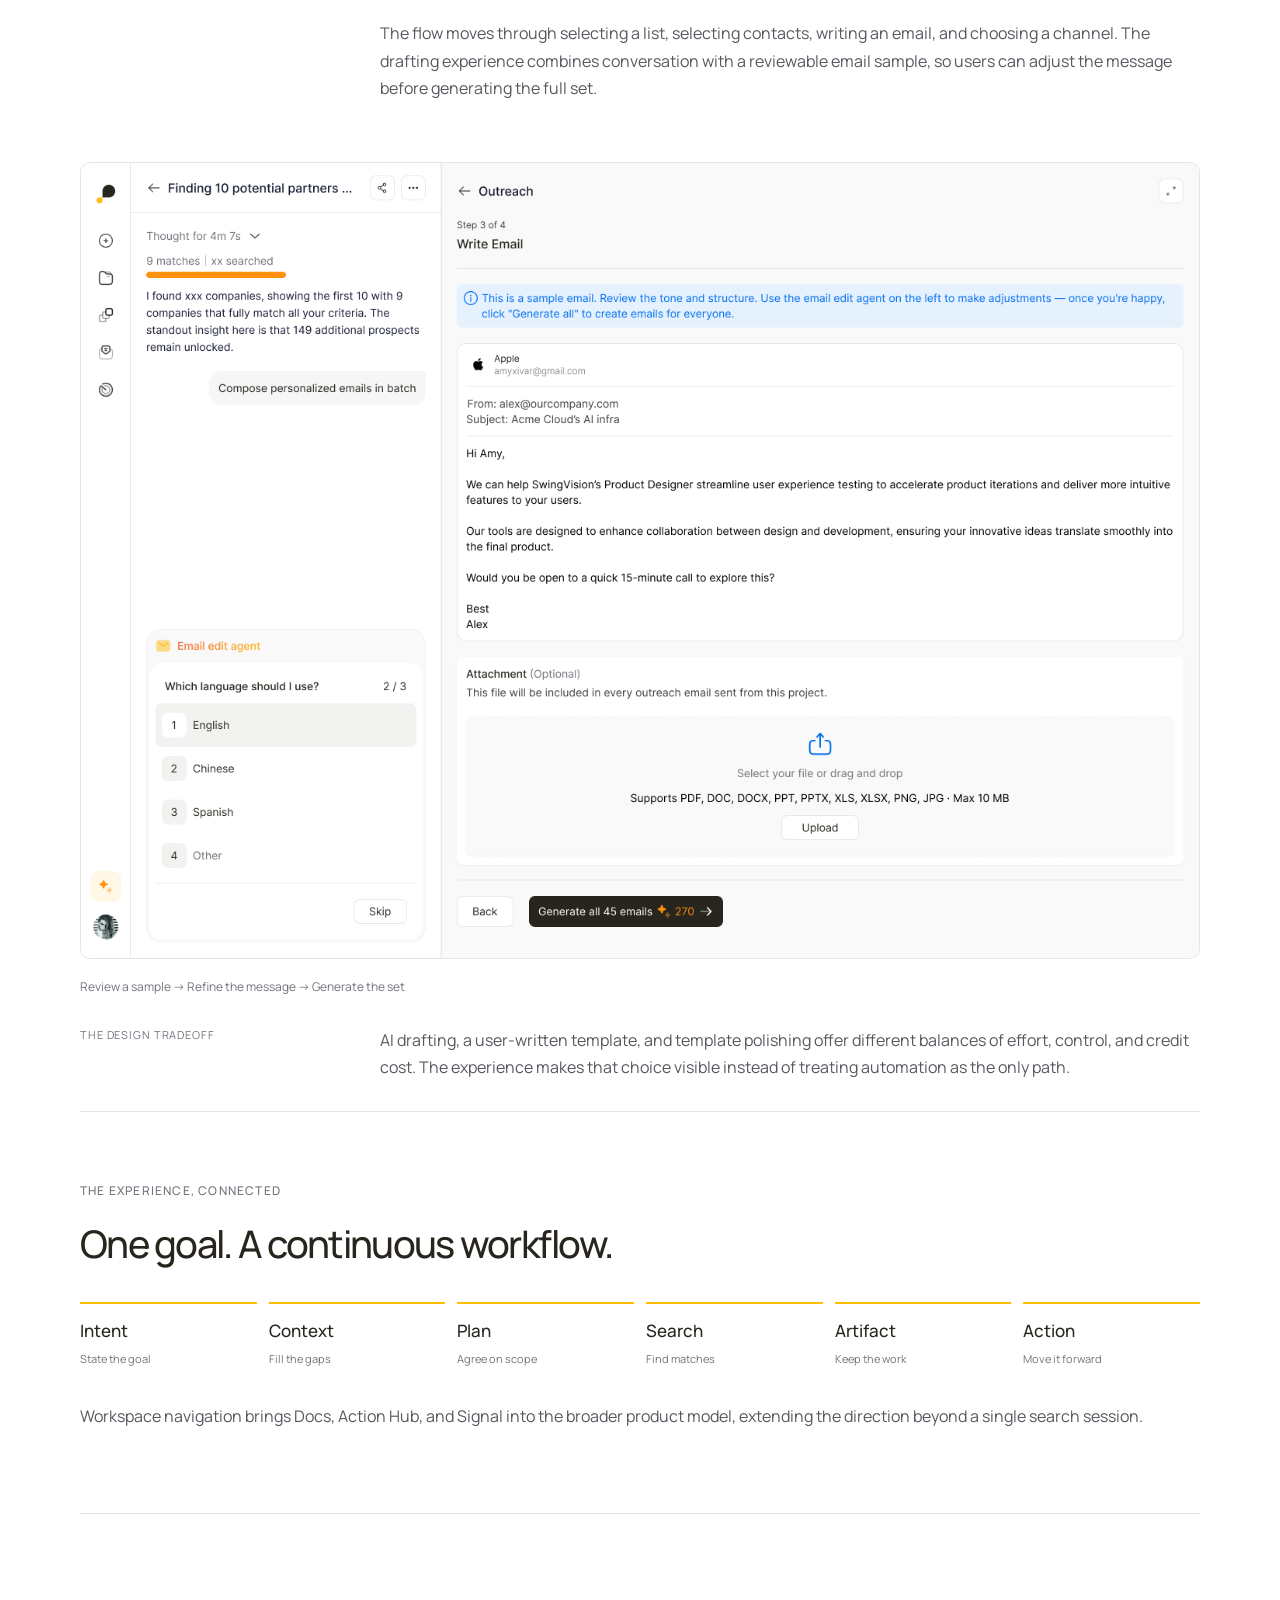
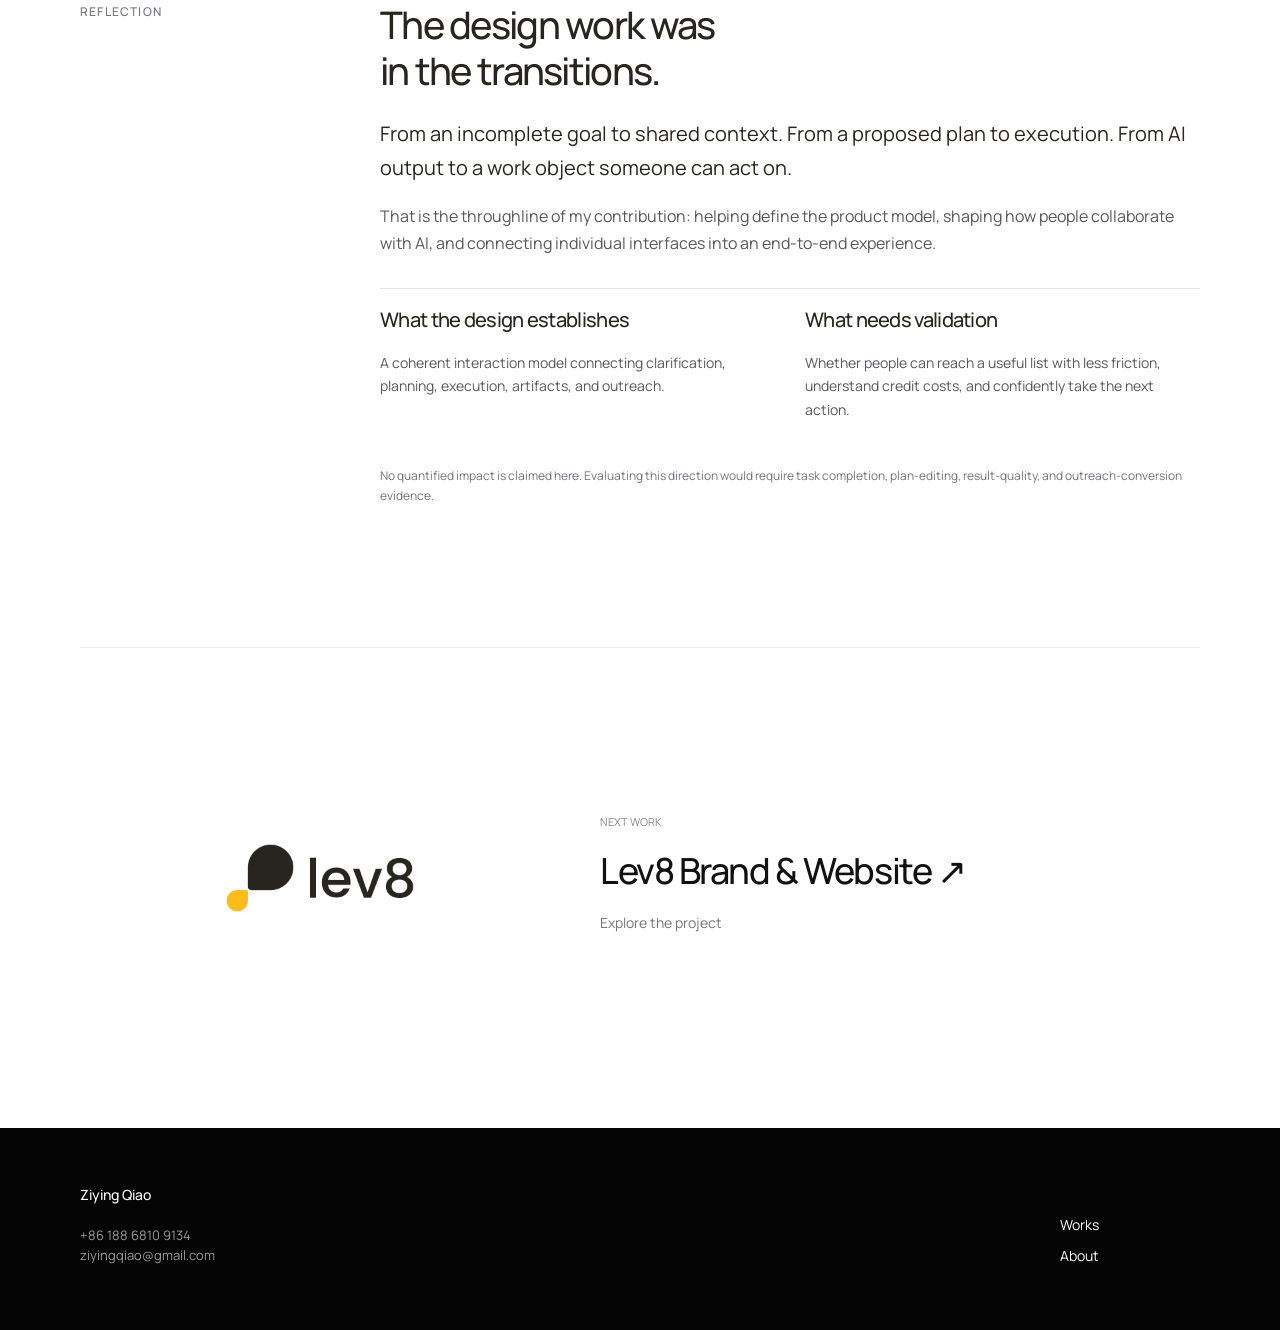
<file: lev8-product/index.html>
<!doctype html><html lang="en"><head><meta charset="utf-8"><meta name="viewport" content="width=device-width,initial-scale=1"><title>Lev8 Product — Ziying Qiao</title><meta name="description" content="How I helped evolve Lev8 from a search tool into an AI-native GTM workspace that turns ambiguous goals into executable workflows."><link rel="stylesheet" href="../style.css"><link rel="stylesheet" href="story.css"><script defer src="../assets/vendor/gsap.min.js"></script><script defer src="../assets/vendor/ScrollTrigger.min.js"></script><script defer src="../motion.js"></script><link rel="icon" type="image/png" href="../assets/ziying-favicon.png"></head><body><header class="container"><a class="name" href="../">Ziying Qiao</a><nav aria-label="Main navigation"><a href="../#works">Works</a><a href="../#about">About</a></nav></header><main class="container"><section class="project-header"><div><h1>Lev8 Product</h1><p class="intro">How I helped evolve Lev8 from a search tool into an AI-native GTM workspace that turns ambiguous goals into executable workflows.</p><span class="date">01/2026</span></div><dl class="project-meta"><div><dt>For</dt><dd>Simplex AI</dd></div><div><dt>Role</dt><dd>Founding Product Designer</dd></div><div><dt>Scope</dt><dd>AI product design<br>End-to-end UX</dd></div></dl></section><img class="project-hero" src="../assets/01-hero-workspace.png" alt="Lev8 Product overview"><div class="lev8-story"><section id="overview" class="section overview"><div class="section-label">THE PROJECT</div><div><h2>Defining how an<br>AI GTM teammate works.</h2><p class="lead">Go-to-market work begins with a goal: find customers, connect with partners, start a conversation. But a goal rarely arrives as a complete search specification.</p><p>Lev8 explores how AI can bridge that gap. My work spans the product model, the collaboration between users and AI, and the interfaces that carry a task from its first prompt to a usable result.</p><p class="fine">This case study presents the evolution of the design. Product screens contain sample data; they are not evidence of business performance.</p></div></section>
<section id="reframe" class="section"><div class="section-label">01 / PRODUCT DEFINITION</div><div><h2>The task was bigger<br>than the search.</h2><p class="lead">The early model asked users to describe their profile and who they wanted to find. The product returned people or companies.</p><p>That model made search the center of the experience. The broader design opportunity was to help users turn an incomplete business goal into a sequence of decisions and actions.</p></div></section>
<div class="comparison"><figure><button class="image-button" data-image="../assets/search.png" data-caption="Early prototype · v0.5 — then called Lumo · Profile → Search → Results"><img src="../assets/search.png" alt="Early v0.5 prototype, then called Lumo, with profile and target search inputs" loading="lazy"><span class="zoom">View screen ↗</span></button><figcaption><b>EARLY PROTOTYPE · v0.5</b><span>Then called Lumo. The experience centered on search: describe a target, receive results.</span></figcaption></figure><div class="reframe-statement"><span class="eyebrow">THE DESIGN QUESTION</span><h3>“Help me connect with 10 potential partners within the next two weeks.”</h3><p>Who counts as a partner?<br>What makes them relevant?<br>What should happen after finding them?</p><div class="small-rule"></div><strong>A goal needs a workflow.</strong></div></div>
<section class="evolution"><div class="section-label">A SHIFT IN THE PRODUCT MODEL</div><div class="evolution-grid"><article><span>01</span><h3>Search tool</h3><p>Input → Search → Results</p><small>The user specifies the task.</small></article><article><span>02</span><h3>AI-guided search</h3><p>Intent → Clarify → Plan</p><small>User and AI define it together.</small></article><article><span>03</span><h3>GTM workspace</h3><p>Artifact → Action → Follow-up</p><small>The result becomes ongoing work.</small></article></div><p class="fine">A synthesis of the design direction, rather than a dated release roadmap.</p></section>
<section id="clarity" class="section"><div class="section-label">02 / AI INTERACTION MODEL</div><div><h2>Ask for what is missing.<br>Keep the goal in view.</h2><p class="lead">A natural-language entry point only helps if users do not have to know how to write the perfect prompt.</p><p>I shaped the onboarding around progressive clarification: understand the person, establish product context, then refine the target. The design annotations make the important exception explicit: when the query is already complete, move directly to the search plan.</p></div></section>
<div class="feature-grid"><figure class="screen-stage violet"><button class="image-button" data-image="../assets/clarify.png" data-caption="Progressive clarification · Target partner type"><img src="../assets/clarify.png" alt="Lev8 asking what kind of partners the user is looking for, with structured choices and a Skip option" loading="lazy"><span class="zoom">View screen ↗</span></button><figcaption>Structured choices help turn a broad intent into useful context.</figcaption></figure><div class="notes"><article><span>01</span><h3>Make the question answerable</h3><p>Offer concrete choices, with an “Other” option for intent that does not fit a predefined category.</p></article><article><span>02</span><h3>Preserve momentum</h3><p>Show progress through the questions and allow skipping. Clarification should help the task advance.</p></article><article><span>03</span><h3>Carry context forward</h3><p>Reflect the answers in the conversation so the transition to a search plan stays understandable.</p></article></div></div>
<div class="logic-band"><span>USER GOAL</span><strong>Enough context?</strong><div><p><b>Yes</b> → Build a search plan</p><p><b>Not yet</b> → Ask a focused question → Refine</p></div></div>
<section id="control" class="section"><div class="section-label">03 / TRANSPARENCY & CONTROL</div><div><h2>Make the plan reviewable.<br>Make execution legible.</h2><p class="lead">The handoff to AI is a design moment. Users need to understand what will happen before committing to it.</p><p>The Search Plan turns an interpretation into something concrete: filters, enrichment, target matches, and estimated credits. The user can review and adjust that scope before running the search.</p></div></section>
<div class="control-grid"><figure class="screen-stage blue"><button class="image-button" data-image="../assets/plan.png" data-caption="Search Plan · Editable scope and estimated credits before execution"><img src="../assets/plan.png" alt="Editable search plan displaying filters, enrichment, target matches and credit cost before Run Search" loading="lazy"><span class="zoom">View screen ↗</span></button><figcaption><b>BEFORE EXECUTION</b> A shared understanding of scope and cost.</figcaption></figure><div class="control-copy"><h3>The plan is the agreement.</h3><p>Natural language makes it easy to express intent. A structured plan makes it easier to spot an incorrect assumption.</p><ul><li><strong>Filters</strong><span>Who should qualify?</span></li><li><strong>Enrichment</strong><span>What additional information is needed?</span></li><li><strong>Target matches</strong><span>How much work should the search produce?</span></li><li><strong>Estimated credits</strong><span>What is the cost of this scope?</span></li></ul><blockquote>AI proposes.<br>The user adjusts.<br>Then the system executes.</blockquote></div></div>
<div class="feature-grid streaming"><div><span class="eyebrow">DURING EXECUTION</span><h3>Progress has<br>different levels of detail.</h3><p>The streaming explorations include collapsed, hover, and expanded tool-call states. This creates a path from a quiet overview to more detail about the work in progress.</p><p>The design challenge is balancing visibility with attention: enough information to orient the user, without making every operation the main event.</p></div><figure class="screen-stage"><button class="image-button" data-image="../assets/stream.png" data-caption="Streaming exploration · Expanded tool-call state"><img src="../assets/stream.png" alt="Expanded execution state showing database matching, live web crawl and cross-checking" loading="lazy"><span class="zoom">View screen ↗</span></button><figcaption>Execution visibility is distinct from evidence that a result is correct.</figcaption></figure></div>
<section id="workspace" class="dark-section"><div class="section"><div class="section-label">04 / END-TO-END EXPERIENCE</div><div><h2>The conversation starts it.<br><em>The workspace carries it.</em></h2><p class="lead">A useful result needs a life beyond the chat that produced it.</p><p>I connected the conversational experience to persistent work objects: lists, reports, and documents. The split workspace keeps the dialogue available while the user inspects and acts on the result.</p></div></div><figure class="wide-screen"><button class="image-button" data-image="../assets/list.png" data-caption="Conversation + Artifact · A list that can be enriched, exported and used for outreach"><img src="../assets/list.png" alt="Split workspace with chat alongside an editable prospect list, enrichment, export and outreach controls" loading="lazy"><span class="zoom">View screen ↗</span></button><figcaption><span>CONVERSATION</span><span>ACTIONABLE ARTIFACT</span></figcaption></figure><div class="report-story"><div class="report-explanation"><span class="eyebrow">DIFFERENT GOALS, DIFFERENT ARTIFACTS</span><h3>The goal shapes<br>the output.</h3><p>A conversation can produce more than a table. Finding potential partners calls for a list to compare and act on. Understanding a company calls for a report that brings context, analysis, and evidence together.</p><p>I designed the workspace around the user’s purpose, with room for lists, reports, and other document formats. The conversation stays alongside the artifact so users can ask follow-up questions and refine the work.</p><div class="report-decision"><span class="eyebrow">DESIGN DECISION</span><p>Keep the interaction model consistent. Let the format adapt to what the user needs to understand or do next.</p></div></div><figure><button class="image-button" data-image="../assets/report.png" aria-label="Enlarge report screen"><img src="../assets/report.png" alt="Lev8 conversation alongside a company research report with an overview, founding team, strengths and target customers" loading="lazy" width="2880" height="3000"><span class="zoom">View report ↗</span></button><figcaption><b>REPORT / COMPANY RESEARCH</b>A structured report turns the conversation into an artifact for understanding and evaluation.</figcaption></figure></div><div class="principles"><article><span>01 / CONTEXT</span><h3>Keep the why close.</h3><p>The conversation preserves the request and refinements behind the result.</p></article><article><span>02 / OBJECT</span><h3>Give output a home.</h3><p>Lists and reports become identifiable objects that can be opened and revisited.</p></article><article><span>03 / ACTION</span><h3>Support the next move.</h3><p>Enrich, export, or start outreach from the work already assembled.</p></article></div></section>
<section class="section"><div class="section-label">CLOSING THE LOOP</div><div><h2>From a relevant list<br>to a considered next step.</h2><p class="lead">Finding people is only part of the original goal. Outreach connects discovery to action.</p><p>The flow moves through selecting a list, selecting contacts, writing an email, and choosing a channel. The drafting experience combines conversation with a reviewable email sample, so users can adjust the message before generating the full set.</p></div></section>
<figure class="outreach-stage"><button class="image-button" data-image="../assets/outreach.png" data-caption="Outreach · Review a sample and refine it through conversation before batch generation"><img src="../assets/outreach.png" alt="Outreach workspace showing a conversational language question alongside a sample email and Generate all control" loading="lazy"><span class="zoom">View screen ↗</span></button><figcaption>Review a sample → Refine the message → Generate the set</figcaption></figure>
<div class="decision-row"><span>THE DESIGN TRADEOFF</span><p>AI drafting, a user-written template, and template polishing offer different balances of effort, control, and credit cost. The experience makes that choice visible instead of treating automation as the only path.</p></div>
<section class="system"><span class="eyebrow">THE EXPERIENCE, CONNECTED</span><h2>One goal. A continuous workflow.</h2><div class="system-flow"><div><b>Intent</b><span>State the goal</span></div><div><b>Context</b><span>Fill the gaps</span></div><div><b>Plan</b><span>Agree on scope</span></div><div><b>Search</b><span>Find matches</span></div><div><b>Artifact</b><span>Keep the work</span></div><div><b>Action</b><span>Move it forward</span></div></div><p>Workspace navigation brings Docs, Action Hub, and Signal into the broader product model, extending the direction beyond a single search session.</p></section>
<section id="reflection" class="section reflection"><div class="section-label">REFLECTION</div><div><h2>The design work was<br>in the transitions.</h2><p class="lead">From an incomplete goal to shared context. From a proposed plan to execution. From AI output to a work object someone can act on.</p><p>That is the throughline of my contribution: helping define the product model, shaping how people collaborate with AI, and connecting individual interfaces into an end-to-end experience.</p><div class="reflection-grid"><div><h3>What the design establishes</h3><p>A coherent interaction model connecting clarification, planning, execution, artifacts, and outreach.</p></div><div><h3>What needs validation</h3><p>Whether people can reach a useful list with less friction, understand credit costs, and confidently take the next action.</p></div></div><p class="fine">No quantified impact is claimed here. Evaluating this direction would require task completion, plan-editing, result-quality, and outreach-conversion evidence.</p></div></section>
</div><a class="next-work" href="../lev8-branding/"><img src="../assets/branding-cover.png" alt="Lev8 Brand &amp; Website" loading="lazy"><div><span>NEXT WORK</span><h2>Lev8 Brand &amp; Website ↗</h2><p>Explore the project</p></div></a></main><footer><div class="container"><div class="footer-bottom"><div><a class="name" href="../">Ziying Qiao</a><address><a href="tel:+8618868109134">+86 188 6810 9134</a><a href="mailto:ziyingqiao@gmail.com">ziyingqiao@gmail.com</a></address></div><nav aria-label="Footer navigation"><a href="../#works">Works</a><a href="../#about">About</a></nav></div></div></footer><dialog id="image-view"><form method="dialog"><button>Close ×</button></form><img alt="Enlarged project screen"></dialog><script src="../project.js"></script></body></html>
</file>
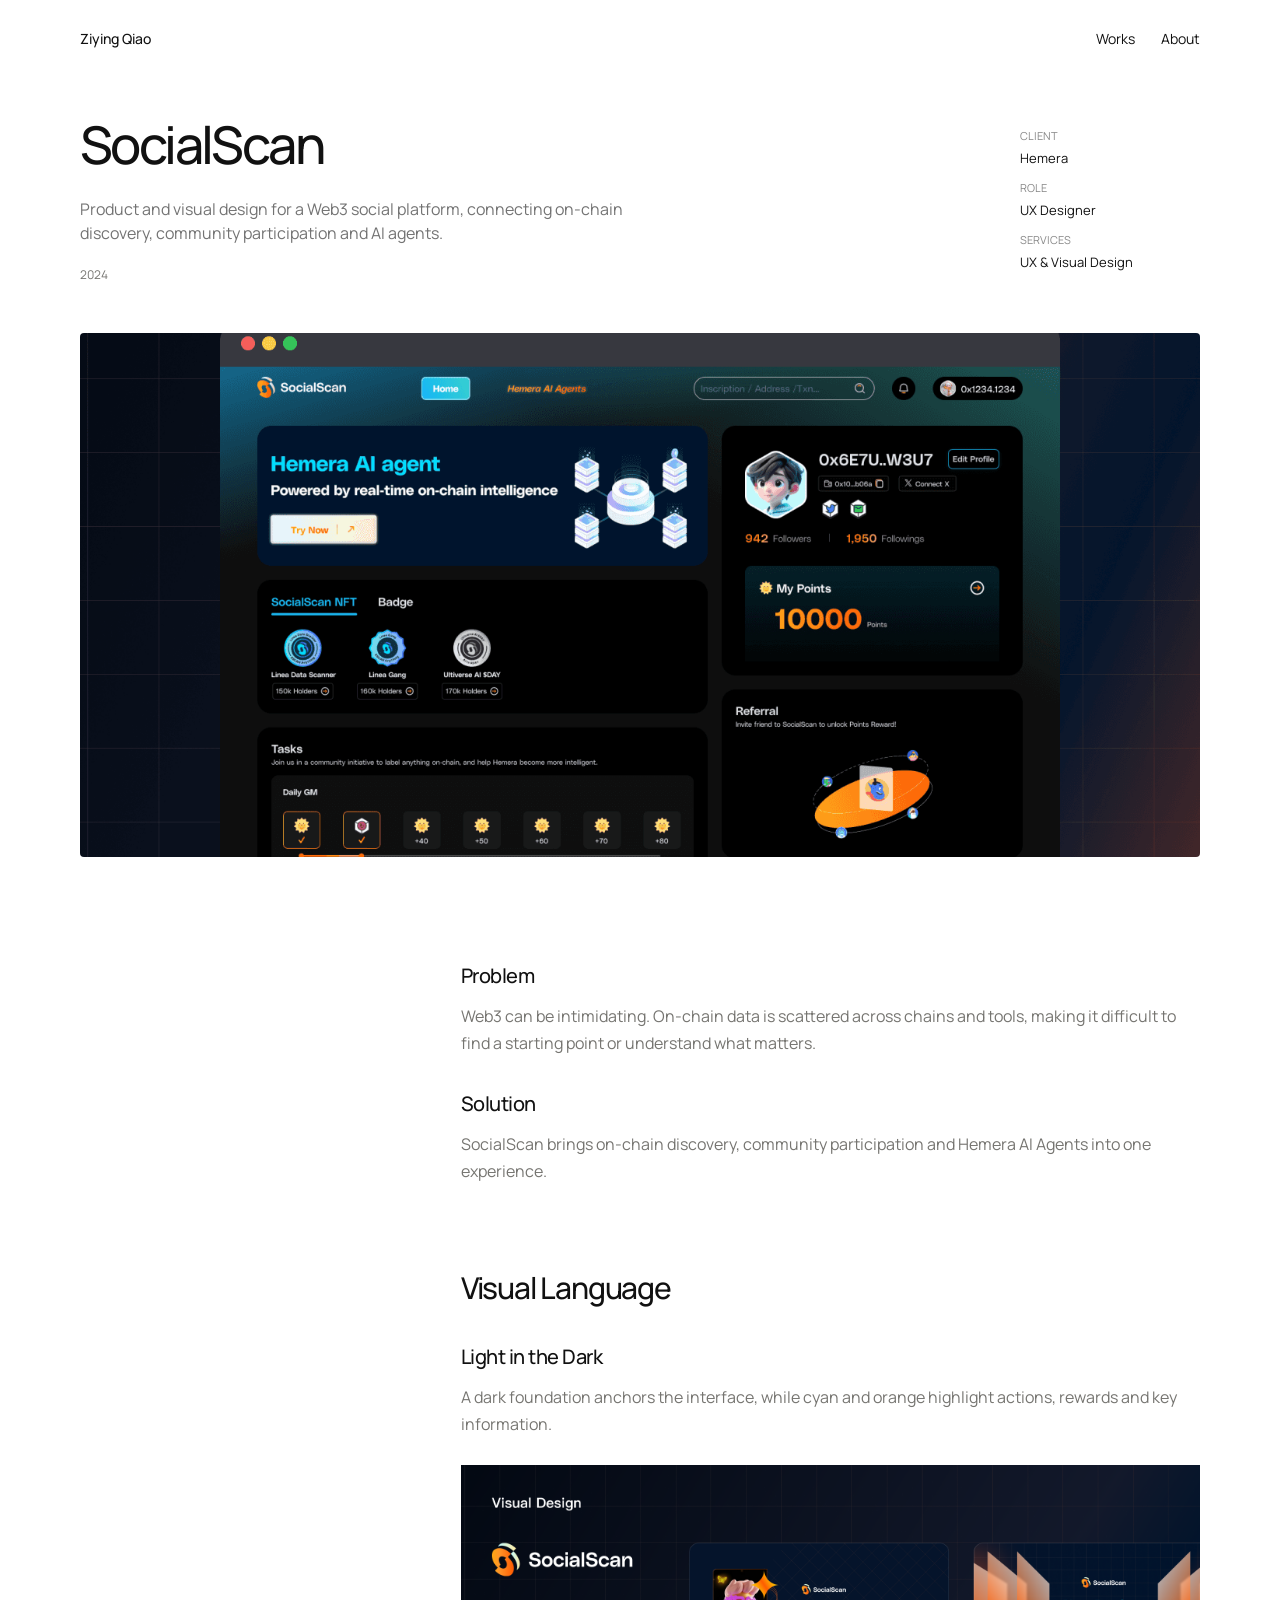
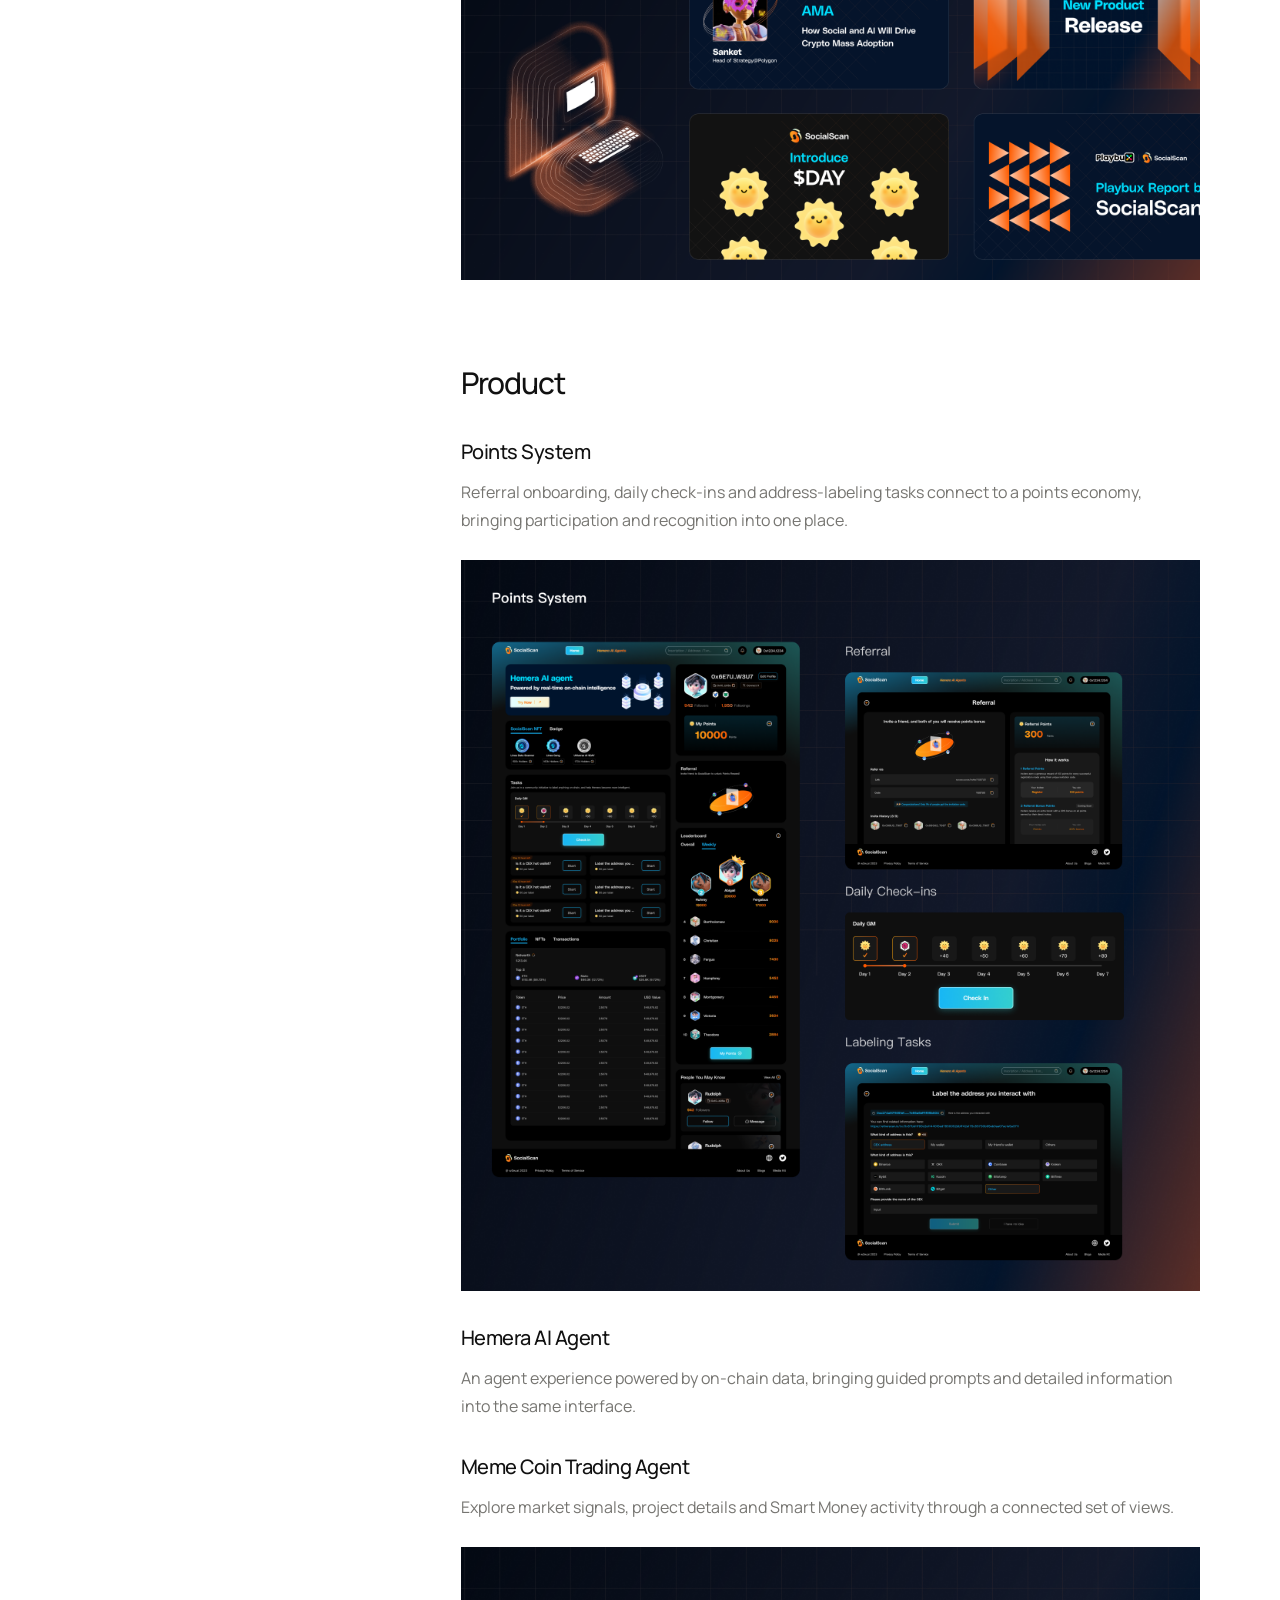
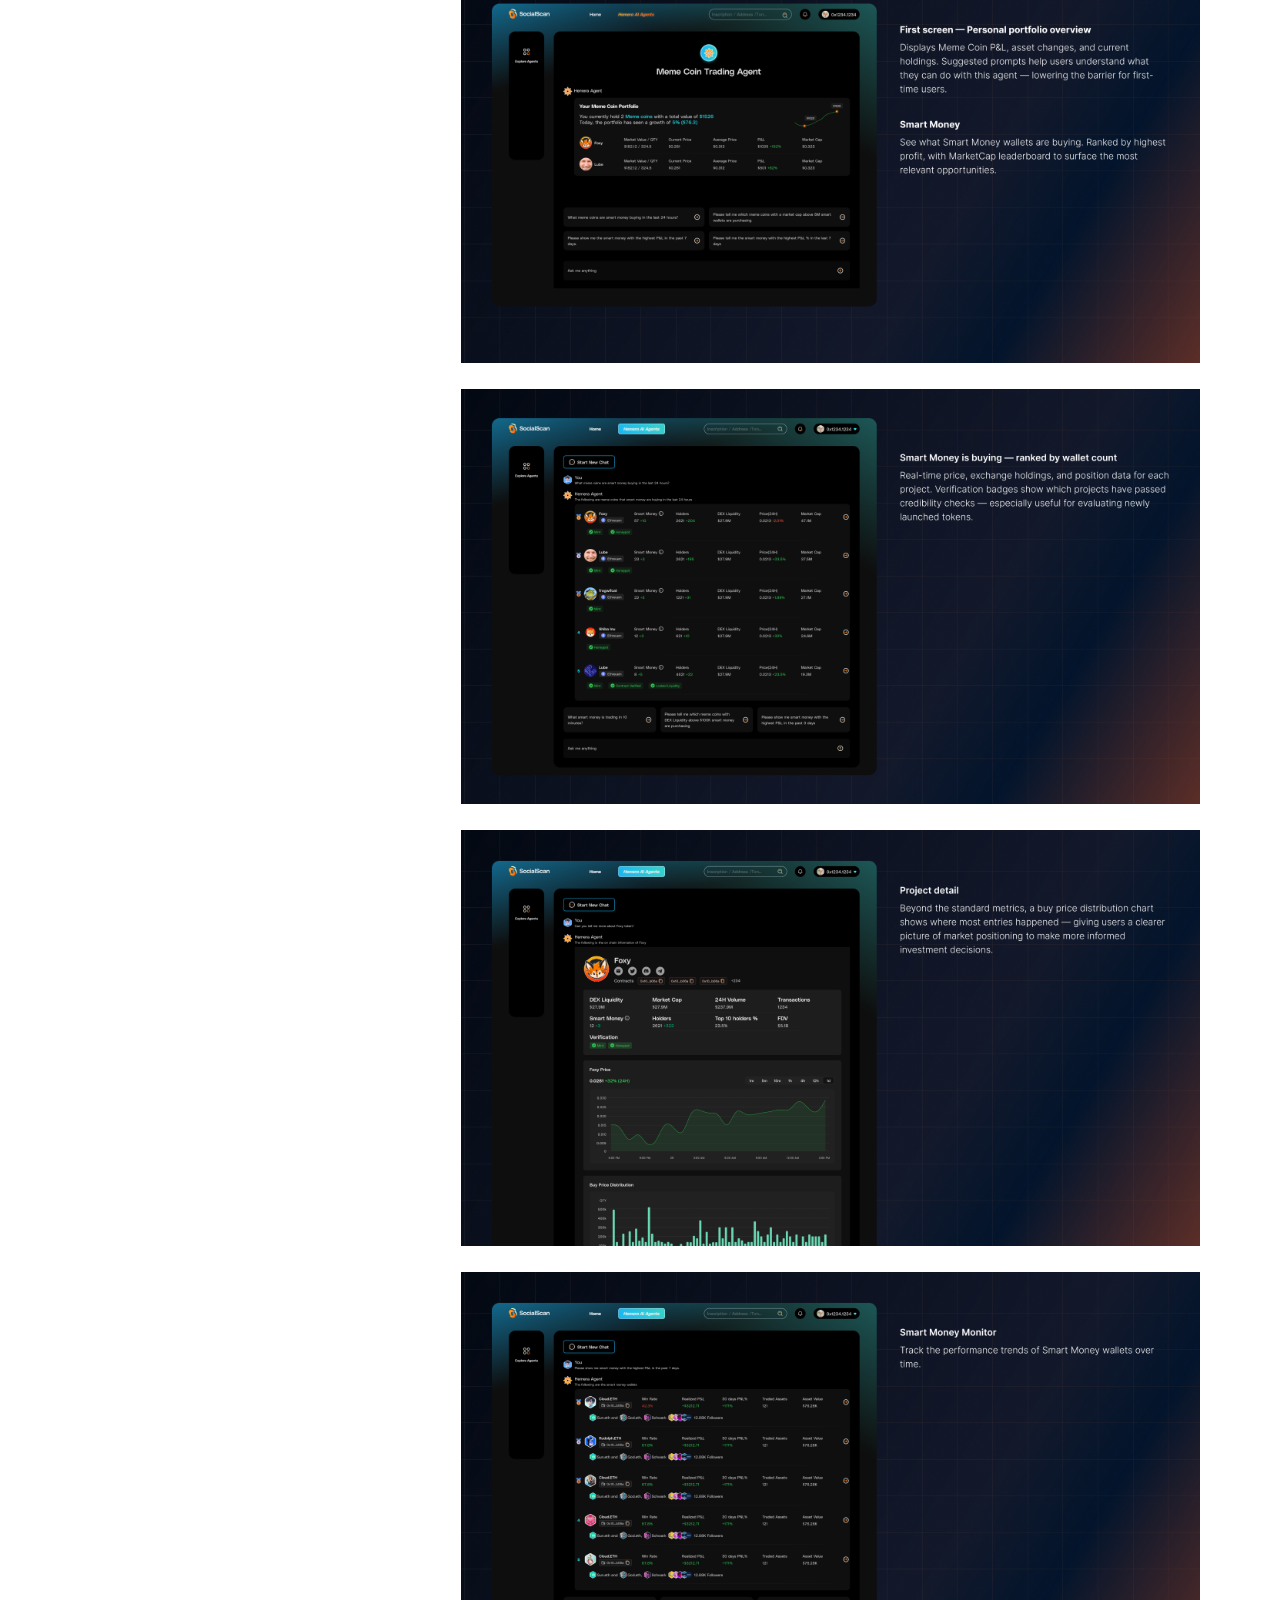
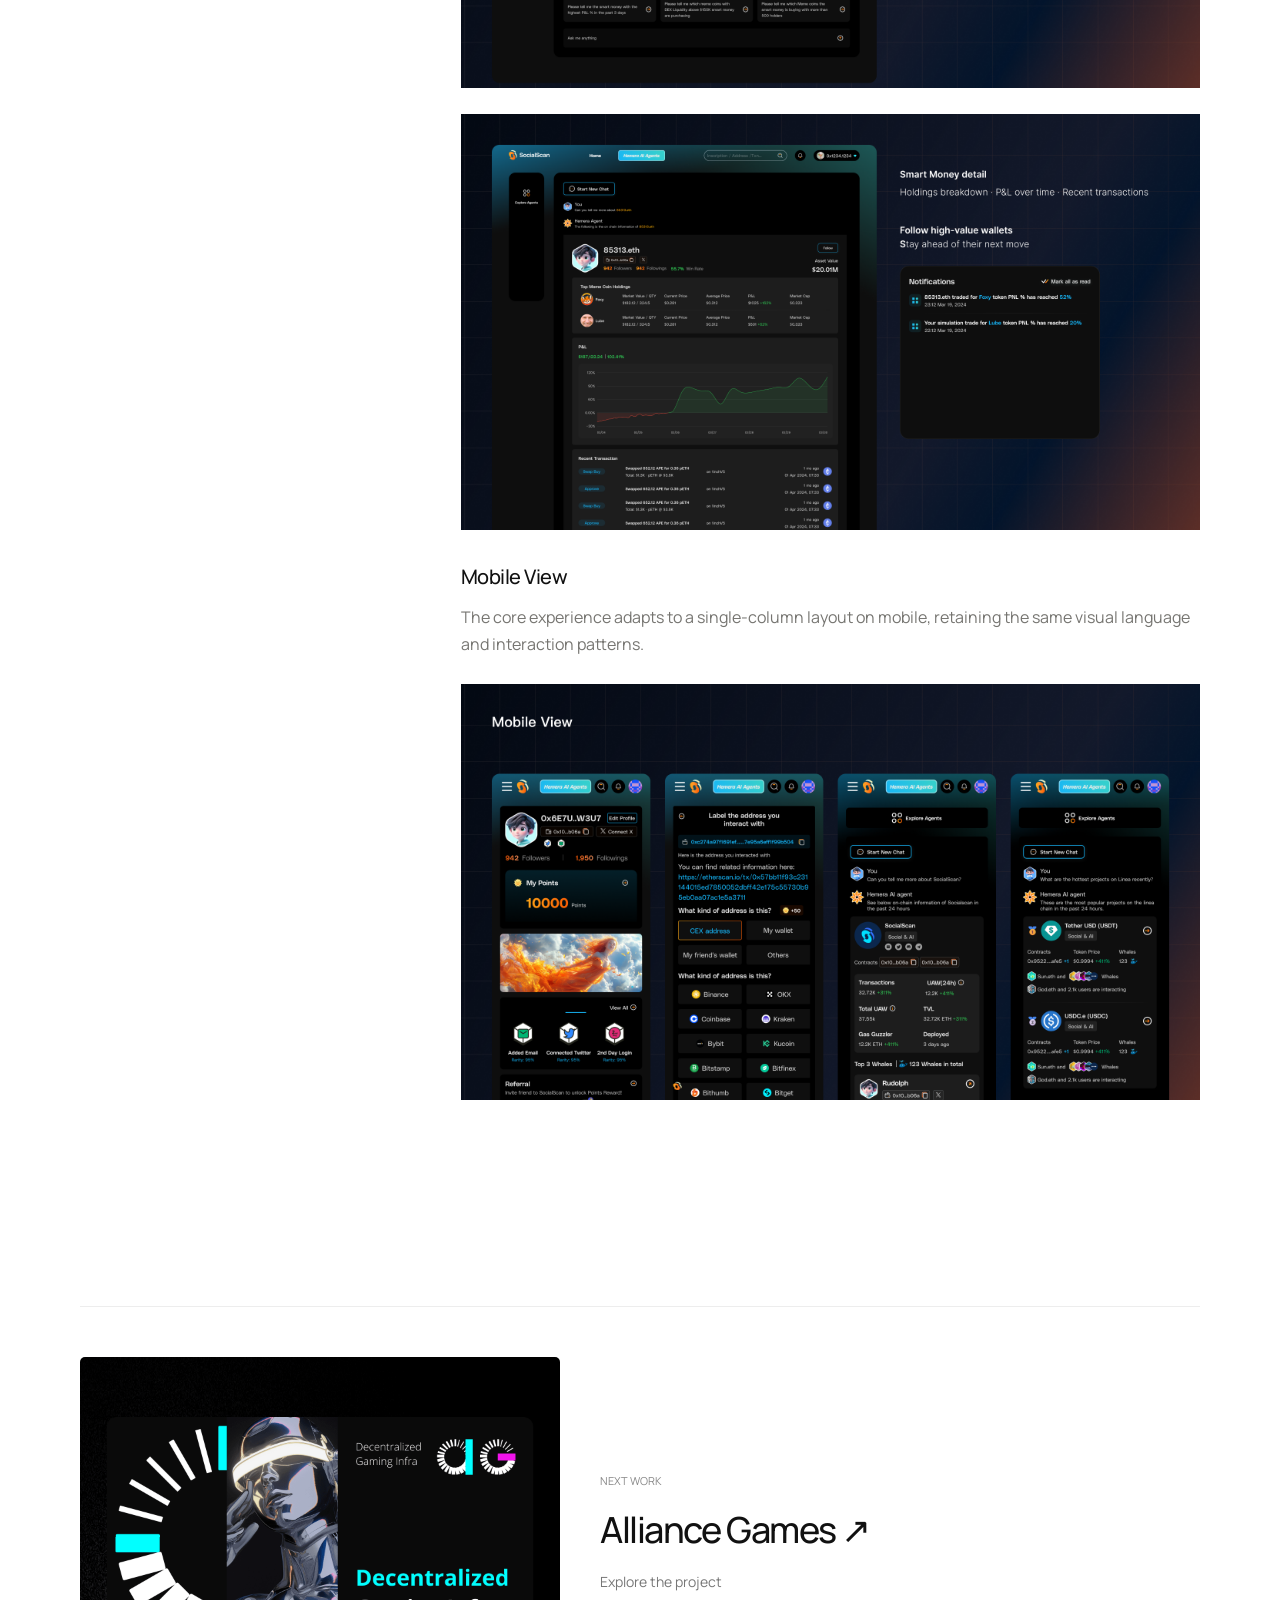
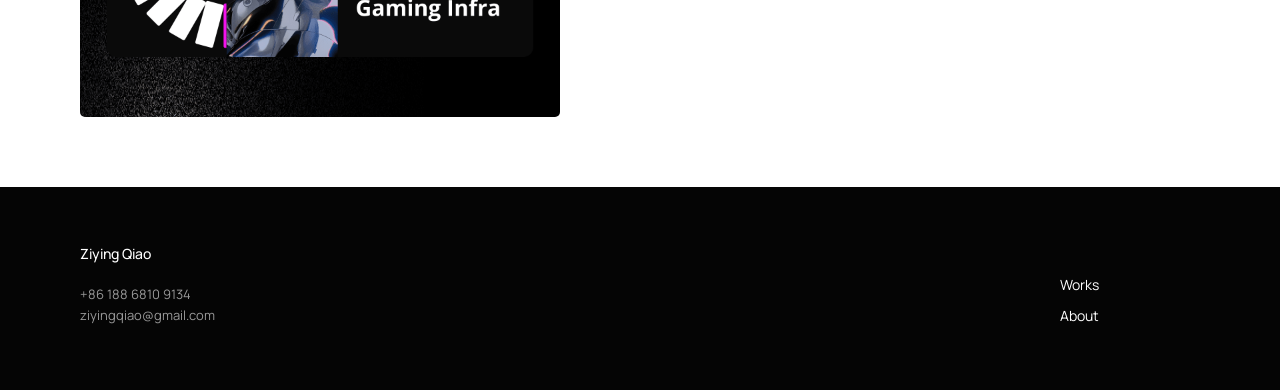
<file: socialscan/index.html>
<!doctype html><html lang="en"><head><meta charset="utf-8"><meta name="viewport" content="width=device-width,initial-scale=1"><title>SocialScan — Ziying Qiao</title><meta name="description" content="SocialScan: visual language and product design for a Web3 social platform and on-chain AI agents."><link rel="icon" href="../assets/ziying-favicon.png"><link rel="stylesheet" href="../style.css"><link rel="stylesheet" href="socialscan.css"></head><body><header class="container"><a class="name" href="../">Ziying Qiao</a><nav aria-label="Main navigation"><a href="../#works">Works</a><a href="../#about">About</a></nav></header><main class="container"><section class="project-header"><div><h1>SocialScan</h1><p class="intro">Product and visual design for a Web3 social platform, connecting on-chain discovery, community participation and AI agents.</p><span class="project-year">2024</span></div><dl class="project-meta"><div><dt>Client</dt><dd>Hemera</dd></div><div><dt>Role</dt><dd>UX Designer</dd></div><div><dt>Services</dt><dd>UX &amp; Visual Design</dd></div></dl></section><div class="social-cover"><img src="../assets/socialscan/cover.png" width="1440" height="1080" alt="SocialScan community dashboard"></div><div class="social-story"><section><h3>Problem</h3><p>Web3 can be intimidating. On-chain data is scattered across chains and tools, making it difficult to find a starting point or understand what matters.</p><h3>Solution</h3><p>SocialScan brings on-chain discovery, community participation and Hemera AI Agents into one experience.</p></section><section><h2>Visual Language</h2><h3>Light in the Dark</h3><p>A dark foundation anchors the interface, while cyan and orange highlight actions, rewards and key information.</p><a class="design-image" href="../assets/socialscan/design-1.png" target="_blank" rel="noopener" aria-label="View SocialScan visual design at full size"><img src="../assets/socialscan/design-1.png" width="1920" height="1080" alt="SocialScan visual design" loading="lazy"></a></section><section><h2>Product</h2><h3>Points System</h3><p>Referral onboarding, daily check-ins and address-labeling tasks connect to a points economy, bringing participation and recognition into one place.</p><a class="design-image" href="../assets/socialscan/design-2.png" target="_blank" rel="noopener" aria-label="View SocialScan points system at full size"><img src="../assets/socialscan/design-2.png" width="1920" height="1900" alt="SocialScan points system" loading="lazy"></a><h3>Hemera AI Agent</h3><p>An agent experience powered by on-chain data, bringing guided prompts and detailed information into the same interface.</p><h3>Meme Coin Trading Agent</h3><p>Explore market signals, project details and Smart Money activity through a connected set of views.</p><a class="design-image" href="../assets/socialscan/design-3.png" target="_blank" rel="noopener" aria-label="View Meme Coin Trading Agent overview at full size"><img src="../assets/socialscan/design-3.png" width="1920" height="1080" alt="Meme Coin Trading Agent overview" loading="lazy"></a><a class="design-image" href="../assets/socialscan/design-4.png" target="_blank" rel="noopener" aria-label="View Smart Money token rankings at full size"><img src="../assets/socialscan/design-4.png" width="1920" height="1080" alt="Smart Money token rankings" loading="lazy"></a><a class="design-image" href="../assets/socialscan/design-5.png" target="_blank" rel="noopener" aria-label="View Token details and market data at full size"><img src="../assets/socialscan/design-5.png" width="1920" height="1080" alt="Token details and market data" loading="lazy"></a><a class="design-image" href="../assets/socialscan/design-6.png" target="_blank" rel="noopener" aria-label="View Smart Money wallet rankings at full size"><img src="../assets/socialscan/design-6.png" width="1920" height="1080" alt="Smart Money wallet rankings" loading="lazy"></a><a class="design-image" href="../assets/socialscan/design-7.png" target="_blank" rel="noopener" aria-label="View Wallet details and notifications at full size"><img src="../assets/socialscan/design-7.png" width="1920" height="1080" alt="Wallet details and notifications" loading="lazy"></a><h3>Mobile View</h3><p>The core experience adapts to a single-column layout on mobile, retaining the same visual language and interaction patterns.</p><a class="design-image" href="../assets/socialscan/design-8.png" target="_blank" rel="noopener" aria-label="View SocialScan mobile views at full size"><img src="../assets/socialscan/design-8.png" width="1920" height="1080" alt="SocialScan mobile views" loading="lazy"></a></section></div><a class="next-work" href="../alliancegames/"><img src="../assets/alliance-cover.png" alt="Alliance Games" loading="lazy"><div><span>NEXT WORK</span><h2>Alliance Games ↗</h2><p>Explore the project</p></div></a></main><footer><div class="container"><div class="footer-bottom"><div><a class="name" href="../">Ziying Qiao</a><address><a href="tel:+8618868109134">+86 188 6810 9134</a><a href="mailto:ziyingqiao@gmail.com">ziyingqiao@gmail.com</a></address></div><nav aria-label="Footer navigation"><a href="../#works">Works</a><a href="../#about">About</a></nav></div></div></footer></body></html>
</file>
<file: style.css>
@font-face{font-family:Manrope;src:url('assets/manrope-regular.ttf') format('truetype');font-weight:400;font-display:swap}@font-face{font-family:Manrope;src:url('assets/manrope-medium.ttf') format('truetype');font-weight:500;font-display:swap}
:root{--ink:#111;--muted:#7c7c7c;--line:#ededed;--paper:#fff;--lime:#efff80}*{box-sizing:border-box}html{scroll-behavior:smooth;scroll-padding-top:40px}body{margin:0;background:var(--paper);color:var(--ink);font-family:Manrope,Arial,sans-serif;font-size:16px;line-height:1.5}a{color:inherit;text-decoration:none}img{display:block;max-width:100%;height:auto}button{font:inherit}.container{width:calc(100% - 160px);max-width:1180px;margin-inline:auto}.hero-shell{background:#fafafa}header{height:76px;display:flex;align-items:center;justify-content:space-between;font-size:14px}.name{font-weight:500}nav{display:flex;gap:26px}nav a:hover,.text-link:hover{text-decoration:underline;text-underline-offset:5px}.hero{height:660px;position:relative;padding-top:24px;display:flex;flex-direction:column;justify-content:space-between;padding-bottom:64px}.welcome{width:35%;margin-left:auto}.welcome h1{font-family:Manrope,Arial,sans-serif;font-weight:500;font-size:48px;letter-spacing:-.05em;line-height:1.12;margin:0 0 18px}.welcome p{color:var(--muted);font-size:16px;line-height:1.5;margin:0 0 24px}.text-link{display:inline-flex;gap:12px;align-items:center;font-size:14px}.hero-bottom{display:flex;justify-content:space-between;align-items:end}.hero-name{font-family:Manrope,Arial,sans-serif;font-size:80px;letter-spacing:-.055em;line-height:1}.works{padding-top:80px}.section-heading{display:flex;justify-content:space-between;align-items:start;margin-bottom:75px}.section-heading h2{display:flex;align-items:center;gap:12px;font-size:24px;font-weight:400;color:#666;margin:0;letter-spacing:-.04em}.section-heading h2 span{width:52px;height:1px;background:#999}.section-heading>p{font-size:27px;font-family:Manrope,Arial,sans-serif;line-height:1.3;letter-spacing:-.025em;text-align:right;margin:0}.work-grid{display:grid;grid-template-columns:1fr 1fr;gap:24px}.work-card{display:block;background:#fafafa;border-radius:4px;padding:12px 12px 16px;overflow:hidden}.cover{position:relative;overflow:hidden;border-radius:4px;aspect-ratio:4/3;background:#f6f6f6}.cover>img{width:100%;height:100%;object-fit:cover;transition:transform .45s}.work-card h3{font-size:22px;line-height:1.2;letter-spacing:-.04em;font-weight:500;margin:15px 2px 0}.card-hover{position:absolute;inset:auto 0 0;background:#111e;color:#fff;padding:18px;display:flex;justify-content:space-between;gap:16px;font-size:14px;transform:translateY(100%);transition:transform .25s}.card-hover b{font-weight:400}.work-card:hover .card-hover,.work-card:focus-visible .card-hover{transform:translateY(0)}.work-card:hover img{transform:scale(1.025)}.about{display:grid;grid-template-columns:1fr 1.1fr;gap:100px;padding-top:150px;padding-bottom:110px}.label-heading{font-size:14px;color:var(--muted);font-weight:400;margin:0 0 30px}.about-intro h3{font-family:Manrope,Arial,sans-serif;font-size:36px;font-weight:500;letter-spacing:-.035em;margin:0 0 22px}.about-intro>p{max-width:390px;color:#666;margin:0 0 20px}.about-intro .text-link{margin-top:12px}.experience article{display:flex;justify-content:space-between;gap:15px;padding:24px 0;border-bottom:1px solid #f0f0f0}.experience article:first-child{padding-top:0}.experience h3{font-size:16px;font-weight:500;letter-spacing:-.025em;margin:0 0 6px}.experience p{font-size:14px;color:var(--muted);margin:0}.experience time{color:var(--muted);font-size:13px;white-space:nowrap}footer{background:#050505;color:#fff;padding:56px 0 64px}.footer-title{display:block;font-family:Manrope,Arial,sans-serif;color:var(--lime);font-size:clamp(50px,10.5vw,150px);letter-spacing:-.055em;line-height:1.1;white-space:nowrap}.footer-bottom{display:flex;justify-content:space-between;align-items:end;margin-top:100px;font-size:14px}.footer-bottom nav{flex-direction:column;gap:10px;min-width:140px}address{font-style:normal;display:flex;flex-direction:column;color:#999;font-size:13px;line-height:1.6;margin-top:20px}a:focus-visible,button:focus-visible{outline:2px solid #006fee;outline-offset:5px}.skip{position:absolute;top:-80px;background:#fff;padding:12px;z-index:20}.skip:focus{top:0}.project-header{display:grid;grid-template-columns:1fr 180px;gap:100px;margin:40px 0 48px}.project-header h1{font-family:Manrope,Arial,sans-serif;font-size:52px;font-weight:500;letter-spacing:-.05em;line-height:1.1;margin:0 0 24px}.project-header .intro{max-width:580px;color:#737373;font-size:16px}.project-meta{margin:0}.project-meta dt{text-transform:uppercase;font-size:11px;color:#888;margin-top:12px}.project-meta dd{font-size:13px;margin:4px 0 0}.date{font-size:12px;color:#888;display:inline-block;margin-top:12px}.project-hero{width:100%;border-radius:5px}.case-section{margin-top:90px}.case-copy{max-width:780px;margin-left:auto}.case-copy .section-label{font-size:13px;color:#888;margin-bottom:24px}.case-copy h2{font-family:Manrope,Arial,sans-serif;font-size:30px;letter-spacing:-.035em;font-weight:500;line-height:1.25;margin:0 0 22px}.case-copy p{font-size:16px;line-height:1.65;color:#666;margin:0 0 18px}.case-image{margin:42px 0 0}.case-image button{padding:0;border:0;background:transparent;display:block;width:100%;cursor:zoom-in}.case-image img{width:100%;border:1px solid var(--line);border-radius:6px}.case-image figcaption{font-size:13px;line-height:1.6;color:#888;margin:14px 0 0;max-width:780px;margin-left:auto}.flow{font-size:21px!important;color:#28251e!important;margin:30px 0!important}.project-note{color:#888;font-size:12px;max-width:780px;margin:32px 0 0 auto}.next-work{display:grid;grid-template-columns:1fr 1.25fr;gap:40px;align-items:center;border-top:1px solid var(--line);padding:50px 0 70px;margin-top:80px}.next-work img{border-radius:5px;width:100%;aspect-ratio:4/3;object-fit:cover}.next-work span{font-size:11px;color:#888}.next-work h2{font-family:Manrope,Arial,sans-serif;font-size:36px;font-weight:500;letter-spacing:-.04em;margin:12px 0}.next-work p{color:#777;max-width:450px;font-size:14px}.in-progress{padding:70px 0 100px}.in-progress h2{font-family:Manrope,Arial,sans-serif;font-size:36px;font-weight:500}.in-progress>img{width:100%;margin-top:35px}.in-progress p{max-width:680px;color:#777}dialog{border:0;border-radius:8px;padding:20px;width:min(1440px,96vw);max-height:94vh}dialog::backdrop{background:#000c}dialog form{position:sticky;top:0;text-align:right}dialog button{background:#28251e;color:#fff;padding:10px 20px;border:0;border-radius:25px;cursor:pointer}dialog img{margin-top:15px;width:100%}
@media(min-width:1600px){.hero{height:720px}}@media(max-width:1100px){.container{width:calc(100% - 80px)}.hero{height:580px}.welcome{width:40%}.hero-name{font-size:68px}.about{gap:60px}.section-heading>p{font-size:24px}.project-header{gap:50px}.case-copy,.case-image figcaption,.project-note{max-width:70%}}
@media(max-width:700px){.container{width:calc(100% - 40px)}header{height:70px;font-size:13px}nav{gap:20px}.hero{height:580px;padding-top:35px;padding-bottom:36px}.welcome{width:100%;max-width:350px;margin-left:0}.welcome h1{font-size:40px}.welcome p{font-size:16px}.hero-name{font-size:54px}.hero-bottom{display:block}.hero-bottom>.text-link{margin-top:26px;font-size:12px}.works{padding-top:50px}.section-heading{display:block;margin-bottom:34px}.section-heading h2{font-size:20px}.section-heading h2 span{width:32px}.section-heading>p{font-size:23px;text-align:left;margin-top:22px}.work-grid{grid-template-columns:1fr;gap:22px}.work-card{padding:8px 8px 14px}.work-card h3{font-size:20px}.about{display:block;padding:75px 0}.about-intro{margin-bottom:50px}.experience time{font-size:12px}.experience h3{font-size:14px}.experience p{font-size:13px}.experience article{padding:22px 0;gap:8px}footer{padding:40px 0}.footer-title{font-size:11.9vw}.footer-bottom{margin-top:65px}.footer-bottom nav{min-width:50px;font-size:13px}.project-header{display:block;margin:32px 0}.project-header h1{font-size:39px}.project-header .intro{font-size:16px}.project-meta{display:grid;grid-template-columns:1fr 1fr;gap:12px;margin-top:30px}.case-section{margin-top:55px}.case-copy,.case-image figcaption,.project-note{max-width:100%}.case-copy h2{font-size:27px}.case-copy p{font-size:16px}.case-image{margin-top:25px}.next-work{gap:20px;grid-template-columns:1fr 1fr;padding:35px 0 45px;margin-top:50px}.next-work h2{font-size:25px}.next-work p{display:none}.in-progress{padding:35px 0 60px}.in-progress h2{font-size:30px}}
@media(prefers-reduced-motion:reduce){html{scroll-behavior:auto}*{transition:none!important}}

.experience-item{border-bottom:1px solid #f0f0f0;padding:24px 0}.experience-item:first-child{padding-top:0}.experience-item summary{display:grid;grid-template-columns:minmax(0,1fr) auto;column-gap:15px;position:relative;cursor:pointer;list-style:none;padding-right:0}.experience-item summary::-webkit-details-marker{display:none}.experience-item summary>div{grid-column:1;grid-row:1/3}.experience-item summary time{grid-column:2;grid-row:1}.experience-toggle{grid-column:2;grid-row:2;justify-self:end;width:18px;height:18px;position:relative;margin-top:6px;color:#999}.experience-toggle::before,.experience-toggle::after{content:"";position:absolute;left:3px;top:8px;width:12px;height:1px;background:currentColor}.experience-toggle::after{transform:rotate(90deg)}.experience-item[open] .experience-toggle{transform:rotate(45deg)}.experience-item summary:hover h3{color:#666}.experience-item summary:focus-visible{outline:2px solid #006fee;outline-offset:6px;border-radius:2px}.experience .experience-description{font-size:15px;line-height:1.65;margin:22px 0 0;color:#777}@media(max-width:700px){.experience-item{padding:22px 0}.experience-item summary{column-gap:8px}.experience .experience-description{font-size:15px;margin-top:18px}}

.gsap-hover .cover>img,.gsap-hover .card-hover{transition:none}.gsap-hover:hover img{transform:none}.gsap-hover .card-hover,.gsap-hover:hover .card-hover,.gsap-hover:focus-visible .card-hover{transform:none}@media(prefers-reduced-motion:reduce){.work-card:hover img{transform:none}}

/* Project hover: centered caption, soft image treatment, independent pointer badge. */
.cover{isolation:isolate}.cover::after{content:"";position:absolute;inset:0;background:rgba(15,15,12,.52);opacity:0;transition:opacity .35s ease;pointer-events:none;z-index:1}
.work-card .cover>img{transition:transform .65s cubic-bezier(.22,1,.36,1),filter .35s ease}
.work-card .card-hover{inset:0;display:flex;align-items:center;justify-content:center;text-align:center;padding:28px 36px;background:none;color:#fff;font-size:clamp(18px,2vw,26px);font-weight:500;line-height:1.35;letter-spacing:-.035em;opacity:0;transform:translateY(10px);transition:opacity .3s ease,transform .4s cubic-bezier(.22,1,.36,1);z-index:2;pointer-events:none}
.view-cursor{display:none;position:absolute;right:20px;bottom:20px;width:78px;height:78px;align-items:center;justify-content:center;gap:4px;border-radius:50%;background:#080808;color:white;font-size:17px;letter-spacing:-.04em;z-index:3;pointer-events:none}.view-cursor>span{font-size:14px}
.work-card:focus-visible .cover::after{opacity:1}.work-card:focus-visible .card-hover{opacity:1;transform:translateY(0)}.work-card:focus-visible .view-cursor{display:flex}
@media(hover:hover) and (pointer:fine){.work-card:hover .cover::after{opacity:1}.work-card:hover .cover>img,.work-card:focus-visible .cover>img{transform:scale(1.035);filter:blur(3px)}.work-card:hover .card-hover{opacity:1;transform:translateY(0)}.work-card:hover .view-cursor{display:flex}.cursor-enabled .view-cursor{display:flex;left:0;top:0;right:auto;bottom:auto}.cursor-enabled:focus-visible:not(:hover) .view-cursor{display:none}}
.contact-link{position:relative;padding-bottom:7px;transition:color .22s ease}.contact-link::after{content:"";position:absolute;bottom:0;left:0;width:100%;height:1px;background:currentColor;transform:scaleX(0);transform-origin:left;transition:transform .3s cubic-bezier(.22,1,.36,1)}.contact-link span{display:inline-block;transition:transform .3s cubic-bezier(.22,1,.36,1)}.contact-link:hover,.contact-link:focus-visible{color:#d99300;text-decoration:none}.contact-link:hover::after,.contact-link:focus-visible::after{transform:scaleX(1)}.contact-link:hover span,.contact-link:focus-visible span{transform:translateX(5px)}
@media(prefers-reduced-motion:reduce){.work-card:hover .cover>img,.work-card:focus-visible .cover>img{transform:none;filter:none}.contact-link:hover span{transform:none}}

.downward-link:hover span,.downward-link:focus-visible span{transform:translateY(4px)}@media(prefers-reduced-motion:reduce){.downward-link:hover span,.downward-link:focus-visible span{transform:none}}

footer .footer-bottom{margin-top:0}
</file>
<file: clink/clink.css>
.clink-story *{box-sizing:border-box}
.clink-story html{scroll-behavior:smooth;scroll-padding-top:40px}
.clink-story body{margin:0;background:#fff;color:#23221e;font-family:Manrope,Arial,sans-serif}
.clink-story header,.clink-story main,.clink-story footer{max-width:1440px;margin:auto;padding-inline:64px}
.clink-story header{display:flex;justify-content:space-between;align-items:center;padding-block:34px}
.clink-story a{color:inherit;text-decoration:none}
.clink-story header a,.clink-story footer a{font-size:22px;font-weight:500}
.clink-story header span{font-size:11px;letter-spacing:.13em;color:#777}
.clink-story section{padding-block:100px}
.clink-story .intro{display:grid;grid-template-columns:1fr 220px;gap:70px;padding-top:78px;padding-bottom:68px}
.clink-story .eyebrow{font-size:12px!important;letter-spacing:.13em;font-weight:500;margin:0 0 28px!important;color:#767571!important}
.clink-story h1{font-size:clamp(40px,5.3vw,76px);font-weight:500;letter-spacing:-.065em;line-height:1.13;margin:0}
.clink-story em{font-style:normal;color:#dc665e}
.clink-story .lead{max-width:670px;font-size:22px;line-height:1.6;color:#777;margin:32px 0 0}
.clink-story dl{align-self:end;margin:0}
.clink-story dt{text-transform:uppercase;font-size:12px;color:#888;margin:24px 0 8px}
.clink-story dd{margin:0;font-size:18px;line-height:1.7}
.clink-story figure{margin:0}
.clink-story .image-button{display:block;border:0;padding:0;width:100%;background:transparent;cursor:zoom-in;border-radius:12px;overflow:hidden}
.clink-story .image-button img{width:100%;height:auto;display:block}
.clink-story .hero{border:1px solid #efeeec;border-radius:14px;overflow:hidden}
.clink-story .sections{display:flex;gap:40px;padding-block:28px;border-bottom:1px solid #e9e8e5;font-size:12px;color:#767571}
.clink-story .sections a:hover{color:#dc665e}
.clink-story .split{display:grid;grid-template-columns:.8fr 1.2fr;gap:84px;align-items:start;border-bottom:1px solid #e9e8e5}
.clink-story .split h2{font-size:clamp(30px,3.25vw,46px);font-weight:500;letter-spacing:-.05em;line-height:1.2;margin:0 0 30px}
.clink-story .split p{font-size:17px;line-height:1.8;color:#777;margin:0 0 18px}
.clink-story .detail{min-width:0}
.clink-story .detail figcaption{color:#888;font-size:12px;padding-top:15px}
.clink-story .sticky{position:sticky;top:45px}
.clink-story .small{display:block;font-size:12px;color:#888;margin-top:36px}
.clink-story .draft-note{display:flex;gap:32px;margin-block:60px;padding:24px 28px;background:#f6f5f2;border-radius:10px;font-size:13px;color:#777;line-height:1.8}
.clink-story .draft-note span{white-space:nowrap;font-weight:500}
.clink-story .draft-note p{margin:0}
.clink-story footer{display:flex;align-items:center;justify-content:space-between;padding-block:40px;border-top:1px solid #eee}
.clink-story footer span{font-size:12px;color:#888}
.clink-story dialog{width:min(94vw,1500px);max-height:94vh;padding:55px 16px 16px;border:0;border-radius:12px}
.clink-story dialog::backdrop{background:#000b}
.clink-story dialog img{width:100%;display:block}
.clink-story .close{position:absolute;right:20px;top:15px;background:#fff;border:1px solid #ddd;padding:8px 15px;border-radius:30px;cursor:pointer}
@media(max-width:760px){.clink-story header,.clink-story main,.clink-story footer{padding-inline:24px}
.clink-story header{padding-block:24px}
.clink-story header span{font-size:8px}
.clink-story .intro{grid-template-columns:1fr;gap:12px;padding-top:45px;padding-bottom:38px}
.clink-story .intro dl{display:flex;flex-wrap:wrap;gap:8px 14px;align-items:baseline}
.clink-story .intro dt{margin:0}
.clink-story .intro dd{font-size:14px;margin-right:10px}
.clink-story .intro dd br{display:none}
.clink-story h1{font-size:42px}
.clink-story .lead{font-size:18px}
.clink-story .split{grid-template-columns:1fr;gap:30px;padding-block:56px}
.clink-story .sticky{position:static}
.clink-story .draft-note{display:block}
.clink-story .draft-note span{display:block;margin-bottom:8px}
.clink-story .sections{gap:26px;font-size:11px}
.clink-story .small{margin-top:20px}
}
@media(prefers-reduced-motion:reduce){.clink-story html{scroll-behavior:auto}
}
.clink-story .cover-caption{font-size:12px;color:#888;margin:14px 0 0}
.clink-story .hero{max-height:700px}
.clink-story .hero img{object-fit:cover;object-position:top}
.clink-story .sections{justify-content:space-between;gap:15px;flex-wrap:wrap}
.clink-story .chapter{display:grid;grid-template-columns:220px 1fr;gap:60px;border-bottom:1px solid #e9e8e5}
.clink-story h2{font-size:clamp(32px,3.5vw,49px);font-weight:500;line-height:1.2;letter-spacing:-.045em;margin:0 0 30px}
.clink-story .body-copy{font-size:19px;line-height:1.8;color:#777;max-width:790px;margin:0 0 35px}
.clink-story .contrast,.clink-story .system-row{display:grid;grid-template-columns:1fr 1fr;gap:24px;margin-top:45px}
.clink-story .contrast>div,.clink-story .system-row>div{padding:28px;border:1px solid #e9e8e5;border-radius:10px}
.clink-story .contrast>div:last-child{background:#fff5f1;border-color:#ffe9df}
.clink-story h3{font-size:22px;font-weight:500;letter-spacing:-.025em;margin:16px 0}
.clink-story .contrast p,.clink-story .system-row p,.clink-story .screen-card p{font-size:15px;color:#777;line-height:1.8}
.clink-story .section-top{max-width:820px;margin-bottom:45px}
.clink-story .screen-grid{display:grid;grid-template-columns:repeat(3,1fr);gap:25px}
.clink-story .slot{aspect-ratio:4/3;background:#f6f5f3;border:1px dashed #d6d3cf;border-radius:10px;padding:24px;display:flex;flex-direction:column;justify-content:center;align-items:center;gap:12px;margin-bottom:28px;color:#8c8781}
.clink-story .slot span{font-size:36px;letter-spacing:-.04em;color:#b6aea5}
.clink-story .slot strong{font-weight:500}
.clink-story .slot small{font-size:11px}
.clink-story .screen-card .eyebrow{margin:0!important}
.clink-story .screen-card h3{margin:10px 0}
.clink-story .evidence-slot{padding:50px 25px;text-align:center;border:1px dashed #d6d3cf;border-radius:10px;color:#8c8781;margin-top:25px}
.clink-story .evidence-slot span{display:block;font-size:12px;margin-top:12px}
.clink-story .turning{background:#faf6f3;border-radius:14px;text-align:center;padding-inline:30px;margin-block:35px}
.clink-story .turning .body-copy{margin:30px auto}
.clink-story .question{font-size:clamp(27px,3.5vw,45px);line-height:1.3;letter-spacing:-.04em;margin:50px auto 30px}
.clink-story .pill{display:inline-block;border-radius:40px;background:#26231f;color:white;padding:15px 30px}
.clink-story .rule-table{border-top:1px solid #ddd}
.clink-story .rule-table>div{display:grid;grid-template-columns:1fr 1fr;gap:20px;padding:20px 0;border-bottom:1px solid #e8e6e3;font-size:16px}
.clink-story .rule-table strong{font-weight:500}
.clink-story .rule-table span{color:#777}
.clink-story .rule-table .table-head{font-size:11px;letter-spacing:.12em}
.clink-story .caption{font-size:12px;color:#888;line-height:1.7;margin-top:15px}
.clink-story .workflow{background:#f8f7f5;border-radius:12px;padding:30px;display:flex;flex-direction:column;gap:16px;text-align:center;font-size:16px}
.clink-story .workflow b{font-weight:400;color:#bbb}
.clink-story .workflow strong{font-weight:500;color:#bb5e53}
.clink-story blockquote{margin:65px 0 0;font-size:32px;letter-spacing:-.04em;line-height:1.5}
@media(max-width:760px){.clink-story .chapter{grid-template-columns:1fr;gap:18px;padding-block:55px}
.clink-story .screen-grid{grid-template-columns:1fr}
.clink-story .contrast,.clink-story .system-row{grid-template-columns:1fr}
.clink-story .slot{aspect-ratio:16/7}
.clink-story section{padding-block:55px}
.clink-story .turning{padding-inline:20px}
.clink-story .body-copy{font-size:17px}
.clink-story .hero{max-height:none}
.clink-story blockquote{font-size:26px}
.clink-story .sections{font-size:10px}
.clink-story .intro dd br{display:block}
}
.clink-story .screen-shot{height:285px;background:#f7f7f6;border:1px solid #e9e8e5;border-radius:8px;margin-bottom:26px;display:flex;align-items:flex-start}
.clink-story .screen-shot img{height:100%;object-fit:contain;object-position:top}
.clink-story .crop{position:relative;background:#f9f9f9;border:1px solid #eeece9;border-radius:9px}
.clink-story .crop img{position:absolute;height:auto}
.clink-story .specimens{display:grid;gap:26px;margin-top:32px}
.clink-story .specimens figcaption{font-size:12px;color:#777;padding:12px 0}
.clink-story .evidence-pairs{display:grid;gap:30px}
.clink-story .evidence-pairs article{border:1px solid #e9e8e5;border-radius:12px;overflow:hidden;background:#fbfaf8}
.clink-story .evidence-pairs article>.crop{border:0;border-radius:0}
.clink-story .rule-copy{padding:28px 32px;background:white}
.clink-story .rule-copy .eyebrow{font-size:10px!important;margin-bottom:12px!important}
.clink-story .rule-copy h3{margin:0 0 14px}
.clink-story .rule-copy p{font-size:16px;line-height:1.7;color:#777}
.clink-story pre{white-space:pre-wrap;word-break:break-word;background:#f7f6f3;font-size:12px;line-height:1.8;padding:18px;border-radius:8px;color:#5b5550}
.clink-story .semantic-demo{display:flex;gap:12px;justify-content:center;flex-wrap:wrap;padding:36px 20px}
.clink-story .semantic-demo>span{font-size:14px;padding:8px 16px;border-radius:30px;background:#e7f2ec;color:#0f6e56}
.clink-story .semantic-demo>span:nth-child(2){background:#faeeda;color:#854f0b}
.clink-story .semantic-demo>span:nth-child(3){background:#fbeaef;color:#993556}
.clink-story .semantic-demo small{width:100%;text-align:center;margin-top:8px;font-size:10px;color:#888}
@media(max-width:760px){.clink-story .screen-shot{height:auto;max-height:360px}
.clink-story .screen-shot img{height:auto;max-height:360px;object-fit:contain}
.clink-story .rule-copy{padding:22px}
.clink-story .specimens .crop{min-height:0}
}
.clink-story .screen-sequence{display:grid;gap:72px}
.clink-story .screen-row{display:grid;grid-template-columns:minmax(190px,.65fr) minmax(0,2fr);gap:55px;align-items:start;padding-top:38px;border-top:1px solid #e9e8e5}
.clink-story .screen-description{padding-top:12px}
.clink-story .screen-description h3{font-size:29px;letter-spacing:-.04em;margin:0 0 20px}
.clink-story .screen-description p:not(.eyebrow){font-size:16px;line-height:1.8;color:#777}
.clink-story .portal-screen{width:100%;box-shadow:none}
.clink-story .turning-clean{background:white;border-radius:0;border-bottom:1px solid #e9e8e5;text-align:left;display:grid;grid-template-columns:1fr 1fr;align-items:center;gap:80px;padding:100px 0;margin:0}
.clink-story .turning-clean .body-copy{margin:0;font-size:18px}
.clink-story .turning-question{font-size:clamp(28px,3vw,42px);letter-spacing:-.045em;line-height:1.35;padding-left:45px;border-left:1px solid #dedbd7;color:#595651}
.clink-story .design-rules{border-collapse:collapse;width:100%;text-align:left;margin-top:44px}
.clink-story .design-rules th,.clink-story .design-rules td{padding:25px 0;border-bottom:1px solid #e5e3df;vertical-align:top}
.clink-story .design-rules thead th{font-size:11px;letter-spacing:.11em;color:#888;font-weight:500;border-top:1px solid #e5e3df;padding-block:18px}
.clink-story .design-rules tbody th{font-size:19px;font-weight:500;width:43%;padding-right:30px}
.clink-story .design-rules td{font-size:16px;line-height:1.7;color:#777}
.clink-story .markdown-excerpt{margin-top:40px;border-left:2px solid #ddd9d2;padding-left:25px}
.clink-story .markdown-excerpt .eyebrow{font-size:10px!important;margin-bottom:15px!important}
.clink-story .markdown-excerpt pre{background:transparent;padding:0;margin:0;font-size:13px;line-height:1.9}
.clink-story .dialog-image.portal-dialog{position:relative;overflow:hidden}
.clink-story .dialog-image{width:100%}
@media(max-width:760px){.clink-story .screen-row{grid-template-columns:1fr;gap:20px;padding-top:28px}
.clink-story .screen-sequence{gap:40px}
.clink-story .screen-description{padding:0}
.clink-story .screen-description h3{font-size:26px;margin-bottom:12px}
.clink-story .turning-clean{grid-template-columns:1fr;gap:30px;padding:55px 0}
.clink-story .turning-question{padding:25px 0 0;border-left:0;border-top:1px solid #dedbd7;font-size:30px}
.clink-story .design-rules tbody th{font-size:16px;width:40%;padding-right:15px}
.clink-story .design-rules td{font-size:14px}
.clink-story .markdown-excerpt{padding-left:16px}
}

.clink-story{color:#28251e}.clink-story .hero{height:auto;max-height:none;padding:0;display:block;position:static}.clink-story section{padding-block:88px}.clink-story h2{font-size:38px;line-height:1.2}.clink-story .body-copy{font-size:16px;line-height:1.7;color:#57575f}.clink-story .chapter{grid-template-columns:240px minmax(0,1fr);gap:60px}.clink-story .turning-clean{padding-block:88px}.clink-story .turning-clean .body-copy{font-size:16px}.clink-story .sections{font-size:12px}.clink-story .image-button{cursor:zoom-in}.clink-dialog{width:min(1440px,96vw);padding:55px 16px 16px}.clink-dialog .close{position:absolute;right:20px;top:15px;background:white;border:1px solid #ddd;border-radius:30px;padding:8px 15px;cursor:pointer}.clink-dialog .dialog-image{width:100%}.clink-dialog .portal-dialog{position:relative;overflow:hidden}.clink-dialog img{width:100%;display:block}.clink-dialog::backdrop{background:#000c}
@media(max-width:800px){.clink-story .chapter{grid-template-columns:1fr;gap:20px}.clink-story .screen-row{grid-template-columns:1fr;gap:20px}.clink-story .turning-clean{grid-template-columns:1fr;gap:30px}.clink-story section,.clink-story .turning-clean{padding-block:55px}.clink-story h2{font-size:30px}.clink-story .turning-question{padding:25px 0 0;border-left:0;border-top:1px solid #dedbd7}}

.clink-story .md-transition{display:grid;grid-template-columns:240px minmax(0,1fr);gap:60px;padding-block:54px!important;border-bottom:1px solid #e9e8e5}.clink-story .md-transition h2{font-size:32px!important;margin-bottom:18px}.clink-story .md-transition .body-copy{margin-bottom:20px}.clink-story .document-contents{display:flex;flex-wrap:wrap;gap:8px 18px;color:#777;font-size:12px}.clink-story .document-contents span+span:before{content:"/";margin-right:18px;color:#ccc}.clink-story .md-evidence{padding-block:54px!important}.clink-story .md-section-heading{display:grid;grid-template-columns:240px minmax(0,1fr);gap:60px;margin-bottom:26px}.clink-story .md-section-heading h2{margin-bottom:12px}.clink-story .md-section-heading .body-copy{margin-bottom:0}.clink-story .md-panels{display:grid;grid-template-columns:1fr 1fr;gap:22px;align-items:stretch}.clink-story .md-panel{border:1px solid #e4e2de;border-radius:10px;overflow:hidden;background:#faf9f7;min-width:0}.clink-story .md-panel-heading{padding:20px 24px;border-bottom:1px solid #e8e5df;background:#fff}.clink-story .md-panel-heading>span{font-size:10px;letter-spacing:.12em;color:#888}.clink-story .md-panel-heading h3{font-size:20px;margin:8px 0 0}.clink-story .md-panel pre{margin:0;padding:22px 24px;background:transparent;font-family:ui-monospace,SFMono-Regular,Consolas,monospace;font-size:12px;line-height:1.85;color:#47433f;white-space:pre-wrap;overflow-wrap:anywhere;border-radius:0}.clink-story .md-panel code{font:inherit}@media(max-width:800px){.clink-story .md-transition,.clink-story .md-section-heading{grid-template-columns:1fr;gap:16px}.clink-story .md-panels{grid-template-columns:1fr}.clink-story .md-panel pre{padding:18px;font-size:12px}.clink-story .md-panel-heading{padding:18px}.clink-story .md-transition h2{font-size:28px!important}}

.clink-story .handoff-roles{display:grid;grid-template-columns:repeat(3,minmax(0,1fr));gap:0;margin-top:36px}.clink-story .handoff-roles article{padding:0 24px;border-left:1px solid #e5e3df;min-width:0}.clink-story .handoff-roles article:first-child{padding-left:0;border-left:0}.clink-story .handoff-roles article:last-child{padding-right:0}.clink-story .handoff-roles .handoff-role{font-size:10px;letter-spacing:.1em;color:#888;margin:0 0 16px}.clink-story .handoff-roles h3{font-size:21px;line-height:1.3;font-weight:500;letter-spacing:-.035em;margin:0 0 16px}.clink-story .handoff-roles article>p:last-child{font-size:14px;line-height:1.75;color:#737373;margin:0}@media(max-width:800px){.clink-story .handoff-roles{grid-template-columns:1fr;margin-top:26px}.clink-story .handoff-roles article,.clink-story .handoff-roles article:first-child,.clink-story .handoff-roles article:last-child{border-left:0;border-top:1px solid #e5e3df;padding:24px 0}.clink-story .handoff-roles article:first-child{border-top:0;padding-top:0}.clink-story .handoff-roles .handoff-role{margin-bottom:10px}.clink-story .handoff-roles h3{margin-bottom:10px}}
.clink-story .md-panel{height:100%;align-self:stretch;display:flex;flex-direction:column}
.clink-story .md-panel-heading{flex:none}
.clink-story .md-panel pre{flex:1}

.clink-story .website-grid{display:grid;grid-template-columns:repeat(2,minmax(0,1fr));gap:28px}.clink-story .website-label{display:flex;align-items:center;justify-content:space-between;gap:12px;margin:16px 0}.clink-story .website-label h3{font-size:20px;margin:0}.clink-story .website-label span{font-size:12px;color:#767571}.clink-story .website-preview{height:520px;border:1px solid #e9e8e5;border-radius:12px;overflow:hidden}.clink-story .website-preview img{width:100%;height:auto;max-height:none;object-fit:initial}.clink-story .sections{flex-wrap:wrap}@media(max-width:800px){.clink-story .website-grid{grid-template-columns:1fr;gap:24px}.clink-story .website-preview{height:460px}}
</file>
<file: lev8-branding/brand.css>
.brand-story{color:#28251e}.brand-story .project-header{margin-top:56px}.brand-story .project-header h1{font-size:clamp(42px,5vw,68px)}.brand-hero{background:#fff7df;min-height:530px;padding:64px;display:flex;flex-direction:column;align-items:flex-start;justify-content:space-between;border-radius:14px}.brand-hero>img{width:160px}.brand-hero>p{font-size:clamp(38px,5.5vw,72px);line-height:1.12;letter-spacing:-.055em;margin:55px 0}.brand-hero em{font-family:Georgia,serif;font-weight:400}.brand-hero>span,.eyebrow{font-size:11px;letter-spacing:.12em;font-weight:500;line-height:1.6}.brand-nav{display:flex;flex-wrap:wrap;gap:18px 32px;padding:25px 0;border-bottom:1px solid #e9e7e1;font-size:12px;color:#72716b}.brand-overview{display:grid;grid-template-columns:1fr 2fr;gap:20px 60px;margin:95px 0}.brand-overview>p:nth-child(2){font-size:32px;line-height:1.4;letter-spacing:-.035em;margin:0}.overview-note{grid-column:2;color:#75736e;max-width:620px}.brand-section{padding:90px 0 0;margin-top:50px;border-top:1px solid #e9e7e1;scroll-margin-top:24px}.brand-heading{display:grid;grid-template-columns:1fr 2fr;gap:60px;margin-bottom:48px}.brand-heading>.eyebrow{margin-top:9px;color:#77756f}.brand-heading h2{font-size:clamp(32px,3.7vw,49px);font-weight:500;line-height:1.15;letter-spacing:-.045em;margin:0 0 24px}.brand-heading>div>p{max-width:620px;color:#75736e;line-height:1.75;margin:0}.brand-figure{margin:0}.brand-figure button{display:block;padding:0;width:100%;border:0;background:none;cursor:zoom-in;border-radius:9px;overflow:hidden}.brand-figure img{width:100%;border-radius:9px}.brand-figure figcaption,.asset-note{font-size:12px;color:#77756f;line-height:1.7;margin:16px 0 0}.origin-equation{display:grid;grid-template-columns:1fr auto 1fr auto 1fr;align-items:center;gap:30px;background:#faf9f6;padding:45px;border-radius:10px}.origin-equation span{display:block;font-size:10px;letter-spacing:.1em;color:#777}.origin-equation strong{font-size:clamp(25px,3.3vw,43px);font-weight:400;display:block;letter-spacing:-.04em;margin:16px 0}.origin-equation p{font-size:13px;color:#777;margin:0}.origin-equation>b{font-weight:400;font-size:24px;color:#aaa}.brand-decision{border-left:2px solid #ffbd16;padding:0 0 0 24px;margin:35px 0}.brand-decision span{font-size:10px;letter-spacing:.1em}.brand-decision p{font-size:18px;line-height:1.6;max-width:800px;margin:10px 0 0}.brand-split{display:grid;grid-template-columns:1.15fr 1fr;gap:80px;align-items:center}.mascot-window{min-width:0}.mascot-window button{aspect-ratio:491/970;overflow:hidden;border:1px solid #eee}.mascot-window img{border-radius:0}.side-copy h3,.website-notes h3,.output-heading h3{font-size:30px;line-height:1.3;letter-spacing:-.035em;font-weight:400;margin:18px 0 24px}.side-copy>p:not(.eyebrow),.website-notes>p:not(.eyebrow){color:#77756f;line-height:1.75}.brand-principles{display:grid;grid-template-columns:repeat(3,1fr);gap:36px;margin:55px 0}.brand-principles article{border-top:1px solid #e9e7e1;padding-top:24px}.swatch{display:block;width:44px;height:44px;border-radius:50%;margin-bottom:28px}.swatch.dark{background:#28251e}.swatch.amber{background:#ffbd16}.swatch.white{background:#fff;border:1px solid #ddd}.brand-principles h3{font-size:22px;font-weight:500;margin:0 0 12px}.brand-principles p{font-size:15px;color:#77756f;line-height:1.7}.website-layout{display:grid;grid-template-columns:1.6fr 1fr;gap:65px;align-items:start}.website-full button{max-height:800px;overflow-y:auto;border:1px solid #e9e7e1;scrollbar-width:thin;cursor:zoom-in}.website-notes{padding-top:30px}.website-notes .brand-decision p{font-size:16px}.event-meta{display:flex;align-items:center;justify-content:space-between;border-bottom:1px solid #eee;padding-bottom:20px;margin-bottom:32px;gap:20px}.event-meta span{font-size:11px;letter-spacing:.1em;color:#777}.event-meta p{margin:0;font-size:17px}.event-lead{display:grid;grid-template-columns:1fr 1fr 1fr;gap:24px;align-items:start}.event-lead .side-copy{padding:0 0 0 14px}.event-lead .side-copy h3{font-size:25px}.event-lead .side-copy p{font-size:14px}.speaker-grid{display:grid;grid-template-columns:repeat(5,1fr);gap:16px;margin-top:24px}.handoff-grid{display:grid;grid-template-columns:1fr 1fr;gap:70px;padding:35px 0;border-top:1px solid #eee}.handoff-grid h3{font-size:27px;letter-spacing:-.035em;font-weight:400;line-height:1.3;margin:24px 0 18px}.handoff-grid p{color:#77756f;line-height:1.75}.handoff-grid .credit{font-size:12px;line-height:1.8;border-top:1px solid #eee;padding-top:22px;margin-top:25px}.output-heading{display:flex;justify-content:space-between;align-items:center;gap:60px;margin:45px 0 25px}.output-heading p{color:#77756f;max-width:360px}.blog-grid{display:grid;grid-template-columns:repeat(3,minmax(0,1fr));gap:20px}.blog-grid img{aspect-ratio:16/9;object-fit:cover}.asset-note a{text-decoration:underline;text-underline-offset:3px}.brand-closing{border-top:1px solid #e9e7e1;margin-top:100px;padding-top:70px}.brand-closing>p:last-child{font-size:clamp(30px,4vw,52px);letter-spacing:-.045em;line-height:1.3;margin-top:24px}.brand-story .next-work{margin-top:60px}
@media(max-width:1000px){.brand-split,.website-layout{gap:35px}.brand-heading,.brand-overview{gap:35px}.event-lead{grid-template-columns:1fr 1fr}.event-lead .side-copy{grid-column:1/-1;padding:0;max-width:650px}.event-lead .side-copy h3 br{display:none}.speaker-grid{gap:10px}.brand-hero{padding:44px}.origin-equation{gap:20px;padding:30px}.website-full button{max-height:680px}}
@media(max-width:700px){.brand-story .project-header{margin-top:30px}.brand-hero{min-height:380px;padding:30px 24px}.brand-hero>img{width:120px}.brand-hero>p{margin:45px 0;font-size:40px}.brand-hero>span{font-size:9px}.brand-nav{gap:16px 20px;font-size:11px}.brand-overview,.brand-heading{display:block}.brand-overview{margin:60px 0}.brand-overview>p:nth-child(2){font-size:25px;margin:20px 0}.overview-note{font-size:15px}.brand-section{margin-top:45px;padding-top:50px}.brand-heading{margin-bottom:30px}.brand-heading h2{margin-top:22px}.brand-heading>div>p{font-size:15px}.origin-equation{gap:12px;padding:26px 20px;grid-template-columns:1fr}.origin-equation>b{font-size:18px}.origin-equation strong{font-size:32px;margin:8px 0}.origin-equation p{font-size:12px}.brand-decision p{font-size:16px}.brand-split,.website-layout{display:flex;flex-direction:column;gap:30px}.mascot-window{width:100%}.side-copy h3,.website-notes h3{font-size:26px}.brand-principles{gap:20px;grid-template-columns:1fr;margin:30px 0}.brand-principles article{display:grid;grid-template-columns:44px 1fr;gap:0 20px}.brand-principles p{grid-column:2;margin:0}.swatch{grid-row:1/3;margin:0}.brand-principles h3{font-size:20px}.website-full{width:100%}.website-full button{max-height:570px}.website-notes{padding:0}.event-meta{display:block}.event-meta p{margin-top:12px}.event-lead{gap:14px}.event-lead .side-copy{margin-top:12px}.speaker-grid{grid-template-columns:repeat(2,1fr);gap:14px}.speaker-grid .brand-figure:last-child{grid-column:1/-1;width:calc(50% - 7px);margin:auto}.handoff-grid{grid-template-columns:1fr;gap:30px;padding:25px 0}.handoff-grid h3{font-size:25px}.output-heading{display:block;margin-top:30px}.output-heading h3{font-size:27px}.output-heading p{font-size:15px}.blog-grid{grid-template-columns:repeat(3,minmax(0,1fr));gap:10px}.brand-closing{margin-top:60px;padding-top:40px}}

.brand-hero>img{mix-blend-mode:multiply;height:auto}
html:has(.brand-story){scroll-behavior:auto}
/* Clip the exported canvas outside the artwork's original white corners. */
img[src$="/mascot-system.png"]{clip-path:inset(1px round 7% / 2.3%)}
img[src$="/icons.png"]{clip-path:inset(1px round 2.6% / 5.6%)}

.brand-story .blog-grid{grid-template-columns:repeat(3,minmax(0,1fr));align-items:start}
.brand-story .blog-grid>.brand-figure{grid-column:auto;min-width:0}

.brand-templates{margin-top:65px}.template-grid{display:grid;grid-template-columns:repeat(2,minmax(0,1fr));gap:20px}.template-grid img{aspect-ratio:16/9;object-fit:contain}.brand-templates .output-heading{align-items:start}.brand-templates .output-heading h3{margin-top:16px}@media(max-width:700px){.brand-templates{margin-top:40px}.template-grid{gap:12px}}
.character-layout{display:grid;grid-template-columns:1fr 1fr;gap:70px;align-items:center}.character-layout h2{font-size:clamp(32px,3.7vw,49px);font-weight:500;line-height:1.15;letter-spacing:-.045em;margin:24px 0}.character-demo{margin:0;text-align:center}.character-demo>div{aspect-ratio:1;max-width:380px;margin:auto}.character-demo svg{display:block;width:100%;height:100%}.character-demo button{background:white;border:1px solid #ddd;border-radius:30px;padding:7px 16px;font-size:12px;cursor:pointer}.character-demo figcaption{color:#77756f;font-size:12px;margin-top:15px}.brand-templates{display:grid;grid-template-columns:.85fr 1.4fr;gap:20px 60px;align-items:center}.template-copy h3{font-size:30px;line-height:1.3;font-weight:400;letter-spacing:-.035em;margin:18px 0 24px}.template-copy>p{color:#77756f;line-height:1.75}.brand-templates>.asset-note{grid-column:2;margin:0}.event-summary{display:flex;gap:60px;align-items:start;margin:30px 0}.event-summary h3{font-size:27px;line-height:1.3;font-weight:400;letter-spacing:-.035em;margin:0;flex:1}.event-summary p{flex:1.3;color:#77756f;margin:0;line-height:1.7}.event-gallery{display:grid;grid-template-columns:repeat(5,minmax(0,1fr));gap:16px}.collaboration-copy{max-width:780px}.collaboration-copy h3,.operations-copy h3{font-size:30px;font-weight:400;line-height:1.3;letter-spacing:-.035em;margin:18px 0}.collaboration-copy>p,.operations-copy>p{color:#77756f;line-height:1.75}.collaboration-copy .credit{font-size:13px;border-left:2px solid #ffbd16;padding-left:20px;margin:24px 0}.extension-gallery{display:grid;grid-template-columns:.7fr 1.3fr;gap:35px;align-items:start;margin:35px 0 65px}.extension-gallery .mascot-window button{max-height:400px;aspect-ratio:auto;overflow:auto}.operations-copy{max-width:780px;border-top:1px solid #eee;padding-top:35px}.template-grid{min-width:0}
@media(max-width:700px){.character-layout{grid-template-columns:1fr;gap:25px}.character-demo>div{max-width:280px}.brand-templates{grid-template-columns:1fr;gap:20px}.brand-templates>.asset-note{grid-column:1}.template-copy h3{font-size:26px}.event-summary{display:block}.event-summary h3{font-size:25px;margin-bottom:16px}.event-gallery{gap:10px;overflow-x:auto;grid-template-columns:repeat(5,135px);padding-bottom:12px}.extension-gallery{grid-template-columns:1fr;gap:25px}.extension-gallery .mascot-window{max-width:320px;margin:auto}.collaboration-copy h3,.operations-copy h3{font-size:26px}}
</file>
<file: lev8-product/story.css>
.lev8-story{--story-ink:#28251e;--story-muted:#73737d;color:var(--story-ink)}
.lev8-story .section{display:grid;grid-template-columns:240px minmax(0,1fr);gap:60px;padding:88px 0 42px}.lev8-story .section-label,.lev8-story .eyebrow{font-size:12px;font-weight:500;letter-spacing:.1em;line-height:1.6;color:var(--story-muted)}.lev8-story h2{font-size:38px;font-weight:500;line-height:1.2;letter-spacing:-.045em;margin:0 0 24px}.lev8-story h3{font-size:25px;font-weight:500;line-height:1.3;letter-spacing:-.035em;margin:18px 0}.lev8-story p{font-size:16px;line-height:1.7;color:#57575f;margin:0 0 18px}.lev8-story .lead{font-size:20px;color:var(--story-ink)}.lev8-story .fine{font-size:12px;color:var(--story-muted);margin-top:26px}.lev8-story figure{margin:0}.lev8-story figcaption{font-size:12px;color:var(--story-muted);line-height:1.65;margin-top:18px}.lev8-story figcaption b,.lev8-story figcaption span{display:block}.lev8-story figcaption b{letter-spacing:.06em;margin-bottom:6px}.lev8-story .image-button{width:100%;padding:0;background:white;border:1px solid #e5e5e5;border-radius:10px;overflow:hidden;position:relative;display:block;cursor:zoom-in}.lev8-story .image-button img{width:100%;height:auto}.lev8-story .zoom{position:absolute;right:14px;bottom:14px;border-radius:40px;padding:9px 16px;background:#28251e;color:white;font-size:12px;opacity:0;transition:opacity .2s}.lev8-story .image-button:hover .zoom,.lev8-story .image-button:focus-visible .zoom{opacity:1}
.lev8-story .facts{display:grid;grid-template-columns:repeat(3,1fr);gap:24px;border-top:1px solid #e8e8e8;padding-top:24px;margin-top:30px}.lev8-story .facts span{display:block;font-size:11px;color:var(--story-muted);margin-bottom:12px}.lev8-story .facts strong{font-size:13px;font-weight:500}
.lev8-story .comparison,.lev8-story .feature-grid,.lev8-story .control-grid{display:grid;grid-template-columns:1.1fr 1fr;gap:56px;align-items:center;margin:30px 0 60px}.lev8-story .comparison figure{padding:22px;border:1px solid #e5e5e5;border-radius:12px}.lev8-story .reframe-statement h3{font-size:30px;line-height:1.45;margin:30px 0}.lev8-story .reframe-statement p{font-size:19px}.lev8-story .reframe-statement strong{font-size:22px;font-weight:500}.lev8-story .small-rule{height:2px;width:48px;background:#28251e;margin:28px 0}.lev8-story .evolution{padding:26px 0 44px;border-bottom:1px solid #e5e5e5}.lev8-story .evolution-grid,.lev8-story .principles{display:grid;grid-template-columns:repeat(3,1fr);gap:32px;margin-top:30px}.lev8-story .evolution-grid article+article,.lev8-story .principles article+article{border-left:1px solid #e5e5e5;padding-left:32px}.lev8-story .evolution-grid article>span{font-size:12px}.lev8-story .evolution-grid small{color:var(--story-muted);font-size:13px}.lev8-story .notes article{border-bottom:1px solid #e5e5e5;padding:20px 0}.lev8-story .notes article:first-child{padding-top:0}.lev8-story .notes article>span{font-size:12px;color:var(--story-muted)}.lev8-story .notes h3{margin:8px 0;font-size:22px}.lev8-story .notes p{font-size:14px;margin:0}.lev8-story .logic-band{display:flex;align-items:center;justify-content:space-between;gap:20px;padding:25px 30px;background:#fffbeb;border:1px solid #fff0bf;border-radius:10px}.lev8-story .logic-band>span{font-size:11px;letter-spacing:.08em}.lev8-story .logic-band p{font-size:14px;margin:0}.lev8-story .control-copy ul{list-style:none;padding:0;margin:24px 0}.lev8-story .control-copy li{display:flex;flex-direction:column;gap:4px;border-bottom:1px solid #e5e5e5;padding:12px 0;font-size:13px}.lev8-story .control-copy li strong{font-weight:500}.lev8-story .control-copy li span{color:var(--story-muted)}.lev8-story blockquote{margin:26px 0 0;border-left:2px solid #ffbf00;padding-left:20px;font-size:22px;line-height:1.6}.lev8-story .streaming{grid-template-columns:1fr 1.1fr}.lev8-story .dark-section{background:#fafafa;border:1px solid #ededed;border-radius:12px;padding:0 32px 40px;margin-top:70px}.lev8-story .dark-section .section{grid-template-columns:210px 1fr;gap:30px;padding-top:48px}.lev8-story em{font-style:normal;color:#947000}.lev8-story .wide-screen figcaption{display:flex;justify-content:space-between;font-size:10px;letter-spacing:.1em}.lev8-story .principles span{font-size:10px;letter-spacing:.08em;color:var(--story-muted)}.lev8-story .principles h3{font-size:21px}.lev8-story .principles p{font-size:14px}.lev8-story .decision-row{display:grid;grid-template-columns:240px 1fr;gap:60px;border-bottom:1px solid #e5e5e5;padding:30px 0}.lev8-story .decision-row>span{font-size:11px;letter-spacing:.08em;color:var(--story-muted)}.lev8-story .decision-row p{margin:0}.lev8-story .system{padding:65px 0;border-bottom:1px solid #e5e5e5}.lev8-story .system h2{margin-top:20px}.lev8-story .system-flow{display:grid;grid-template-columns:repeat(6,1fr);margin:35px 0;gap:12px}.lev8-story .system-flow div{border-top:2px solid #ffbf00;padding-top:14px}.lev8-story .system-flow b{font-weight:500;display:block;font-size:17px}.lev8-story .system-flow span{display:block;font-size:11px;color:var(--story-muted);margin-top:8px}.lev8-story .reflection-grid{display:grid;grid-template-columns:1fr 1fr;gap:30px;border-top:1px solid #e5e5e5;margin-top:30px}.lev8-story .reflection-grid h3{font-size:20px}.lev8-story .reflection-grid p{font-size:14px}
@media(max-width:900px){.lev8-story .section{grid-template-columns:170px 1fr;gap:30px}.lev8-story .comparison,.lev8-story .feature-grid,.lev8-story .control-grid{gap:28px}.lev8-story .dark-section .section{display:block}.lev8-story .dark-section .section-label{margin-bottom:24px}.lev8-story h2{font-size:32px}.lev8-story .reframe-statement h3{font-size:25px}.lev8-story .decision-row{grid-template-columns:170px 1fr;gap:30px}}
@media(max-width:700px){.lev8-story .section{display:block;padding:55px 0 24px}.lev8-story .section-label{margin-bottom:22px}.lev8-story h2{font-size:29px}.lev8-story .comparison,.lev8-story .feature-grid,.lev8-story .control-grid{grid-template-columns:1fr;gap:30px;margin:15px 0 40px}.lev8-story .comparison figure{padding:14px}.lev8-story .evolution-grid,.lev8-story .principles{grid-template-columns:1fr;gap:25px}.lev8-story .evolution-grid article+article,.lev8-story .principles article+article{border-left:0;border-top:1px solid #e5e5e5;padding:24px 0 0}.lev8-story .facts{grid-template-columns:1fr;gap:20px}.lev8-story .logic-band{align-items:flex-start;flex-direction:column;padding:22px}.lev8-story .dark-section{padding:0 18px 25px}.lev8-story .decision-row{display:block}.lev8-story .decision-row p{margin-top:18px}.lev8-story .system-flow{grid-template-columns:repeat(3,1fr);row-gap:24px}.lev8-story .reflection-grid{grid-template-columns:1fr;gap:0}.lev8-story .zoom{opacity:1;font-size:10px;padding:6px 10px}.lev8-story .lead{font-size:18px}}

.lev8-story .report-story{display:grid;grid-template-columns:minmax(0,.75fr) minmax(0,1.25fr);gap:40px;align-items:center;margin:56px 0;padding-top:40px;border-top:1px solid #e5e5e5}.lev8-story .report-explanation h3{font-size:30px;margin:20px 0}.lev8-story .report-explanation p{font-size:15px}.lev8-story .report-decision{border-left:2px solid #ffbf00;padding-left:18px;margin-top:28px}.lev8-story .report-decision p{margin:12px 0 0}.lev8-story .report-story figcaption b{display:block}@media(max-width:700px){.lev8-story .report-story{grid-template-columns:1fr;gap:24px;margin:36px 0;padding-top:30px}.lev8-story .report-explanation h3{font-size:26px}}

.lev8-story #workspace h2 em{color:inherit;font-style:italic}
</file>
<file: socialscan/socialscan.css>
.project-year{font-size:12px;color:#767571}.social-cover{border-radius:4px;overflow:hidden;aspect-ratio:2.14}.social-cover img{width:100%;height:100%;object-fit:cover;object-position:center 35%}.social-story{width:66%;margin-left:auto;padding:24px 0 100px}.social-story section{margin-top:80px}.social-story h2{font-size:30px;letter-spacing:-.04em;font-weight:500;margin:0 0 30px}.social-story h3{font-size:20px;font-weight:500;letter-spacing:-.025em;margin:32px 0 12px}.social-story p{font-size:16px;line-height:1.7;color:#767571;margin:0 0 24px}.design-image{display:block;margin:26px 0;cursor:zoom-in}.design-image img{width:100%;height:auto}.design-image:focus-visible{outline:2px solid #00b9d9;outline-offset:5px}@media(max-width:700px){.social-story{width:100%;padding-bottom:60px}.social-story section{margin-top:48px}.social-story h2{font-size:27px}.social-cover{aspect-ratio:4/3}}
</file>
